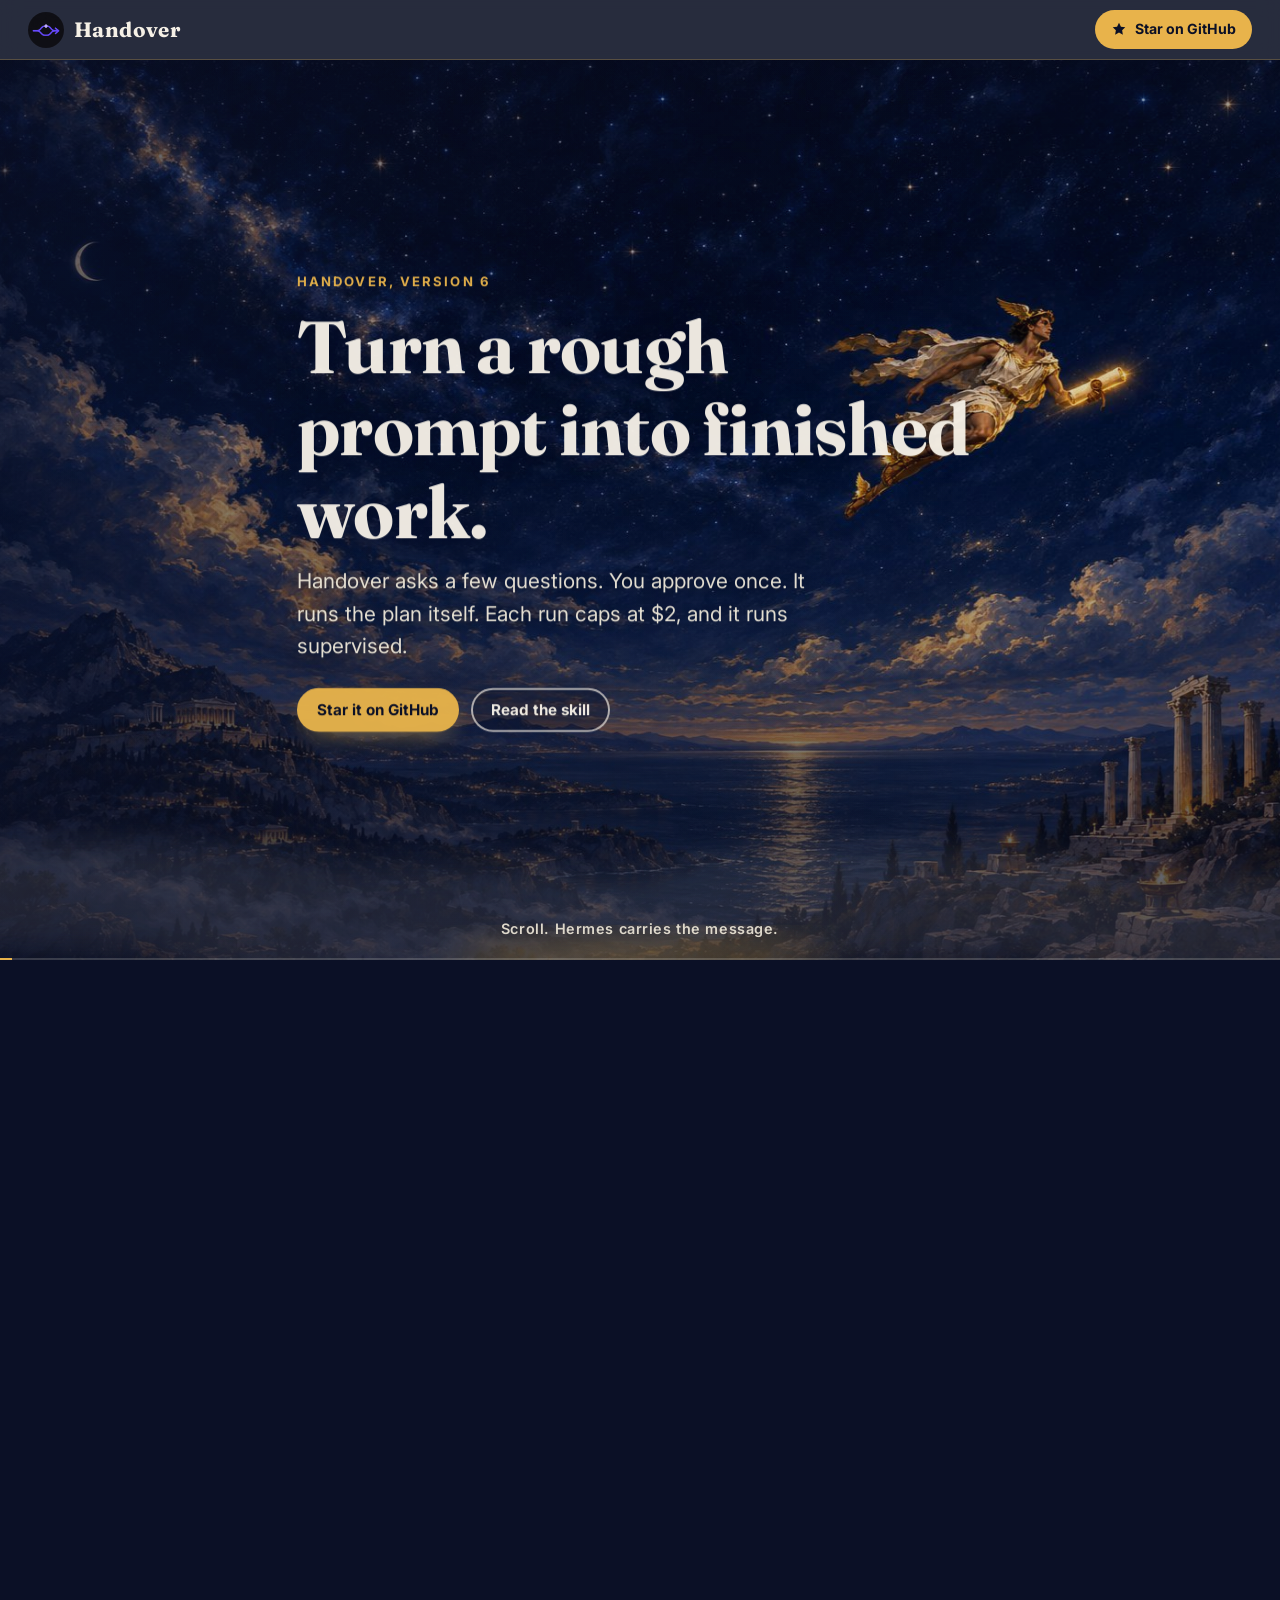
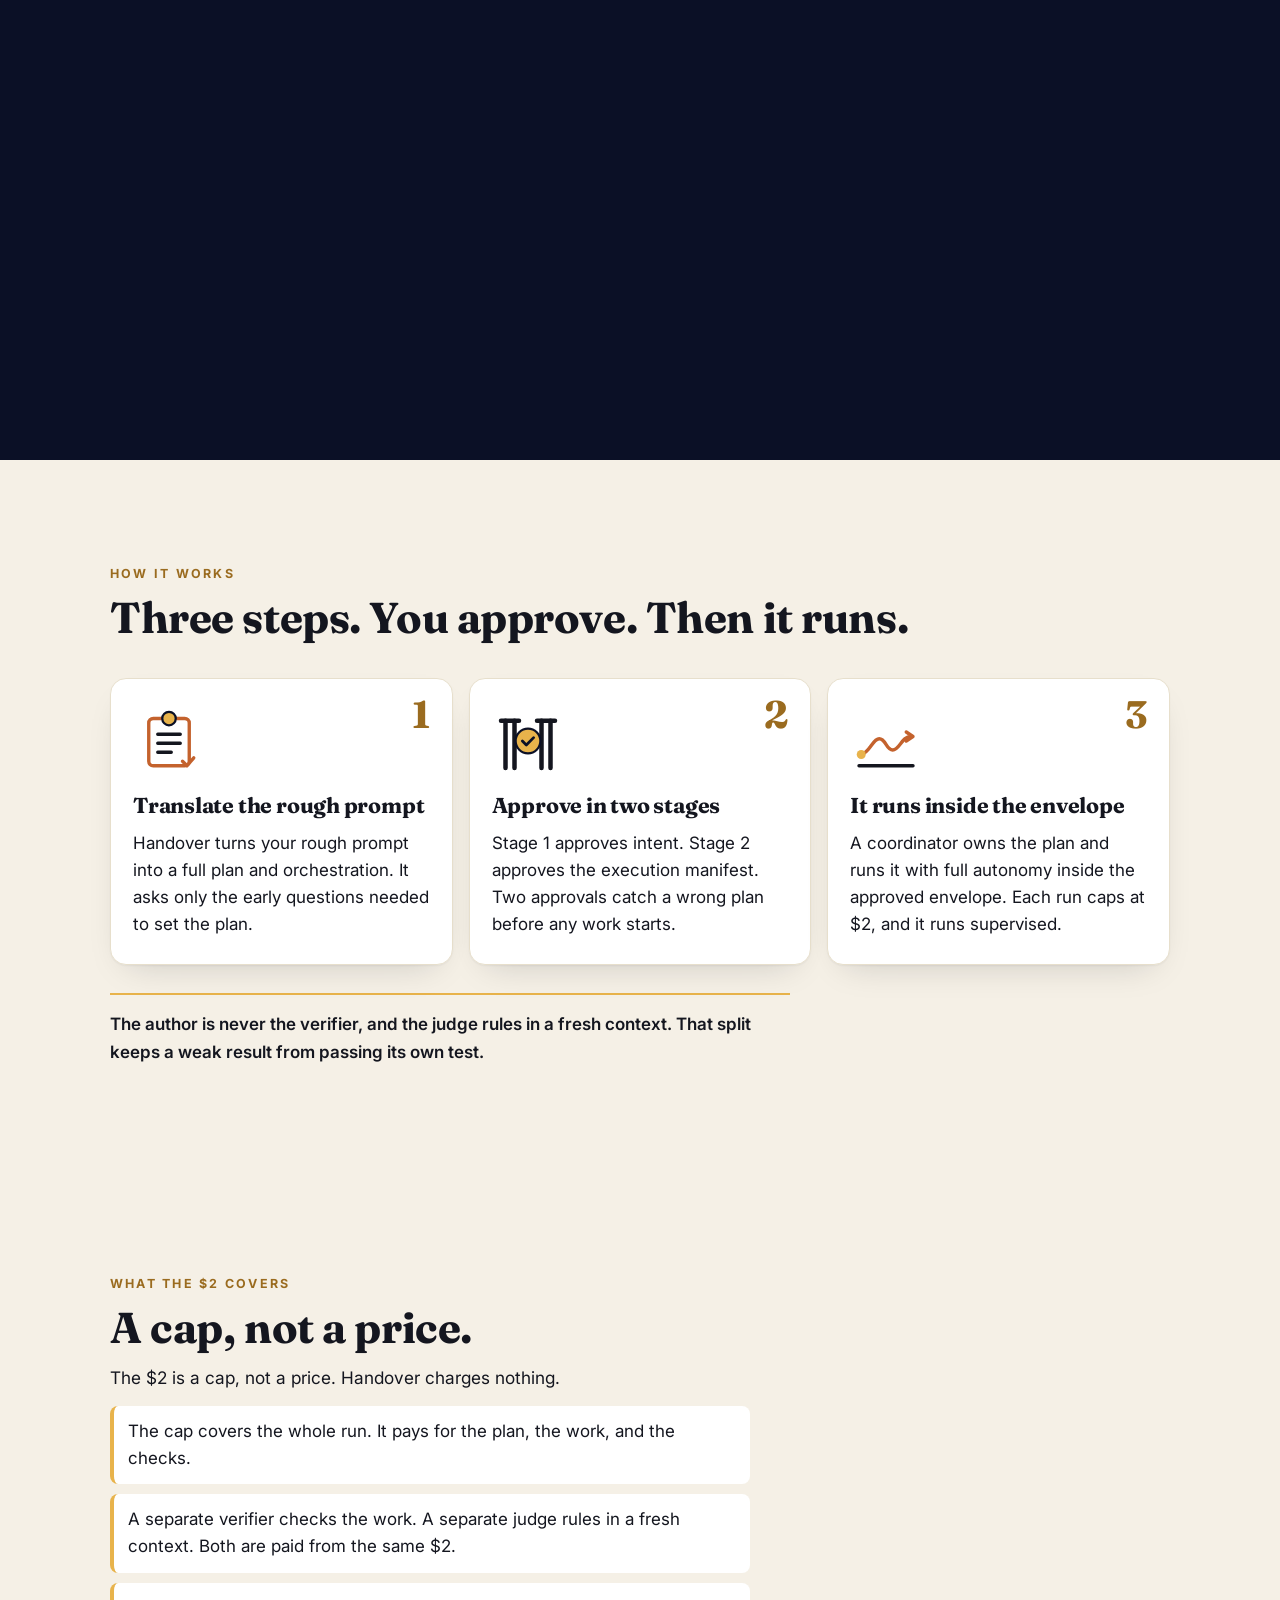
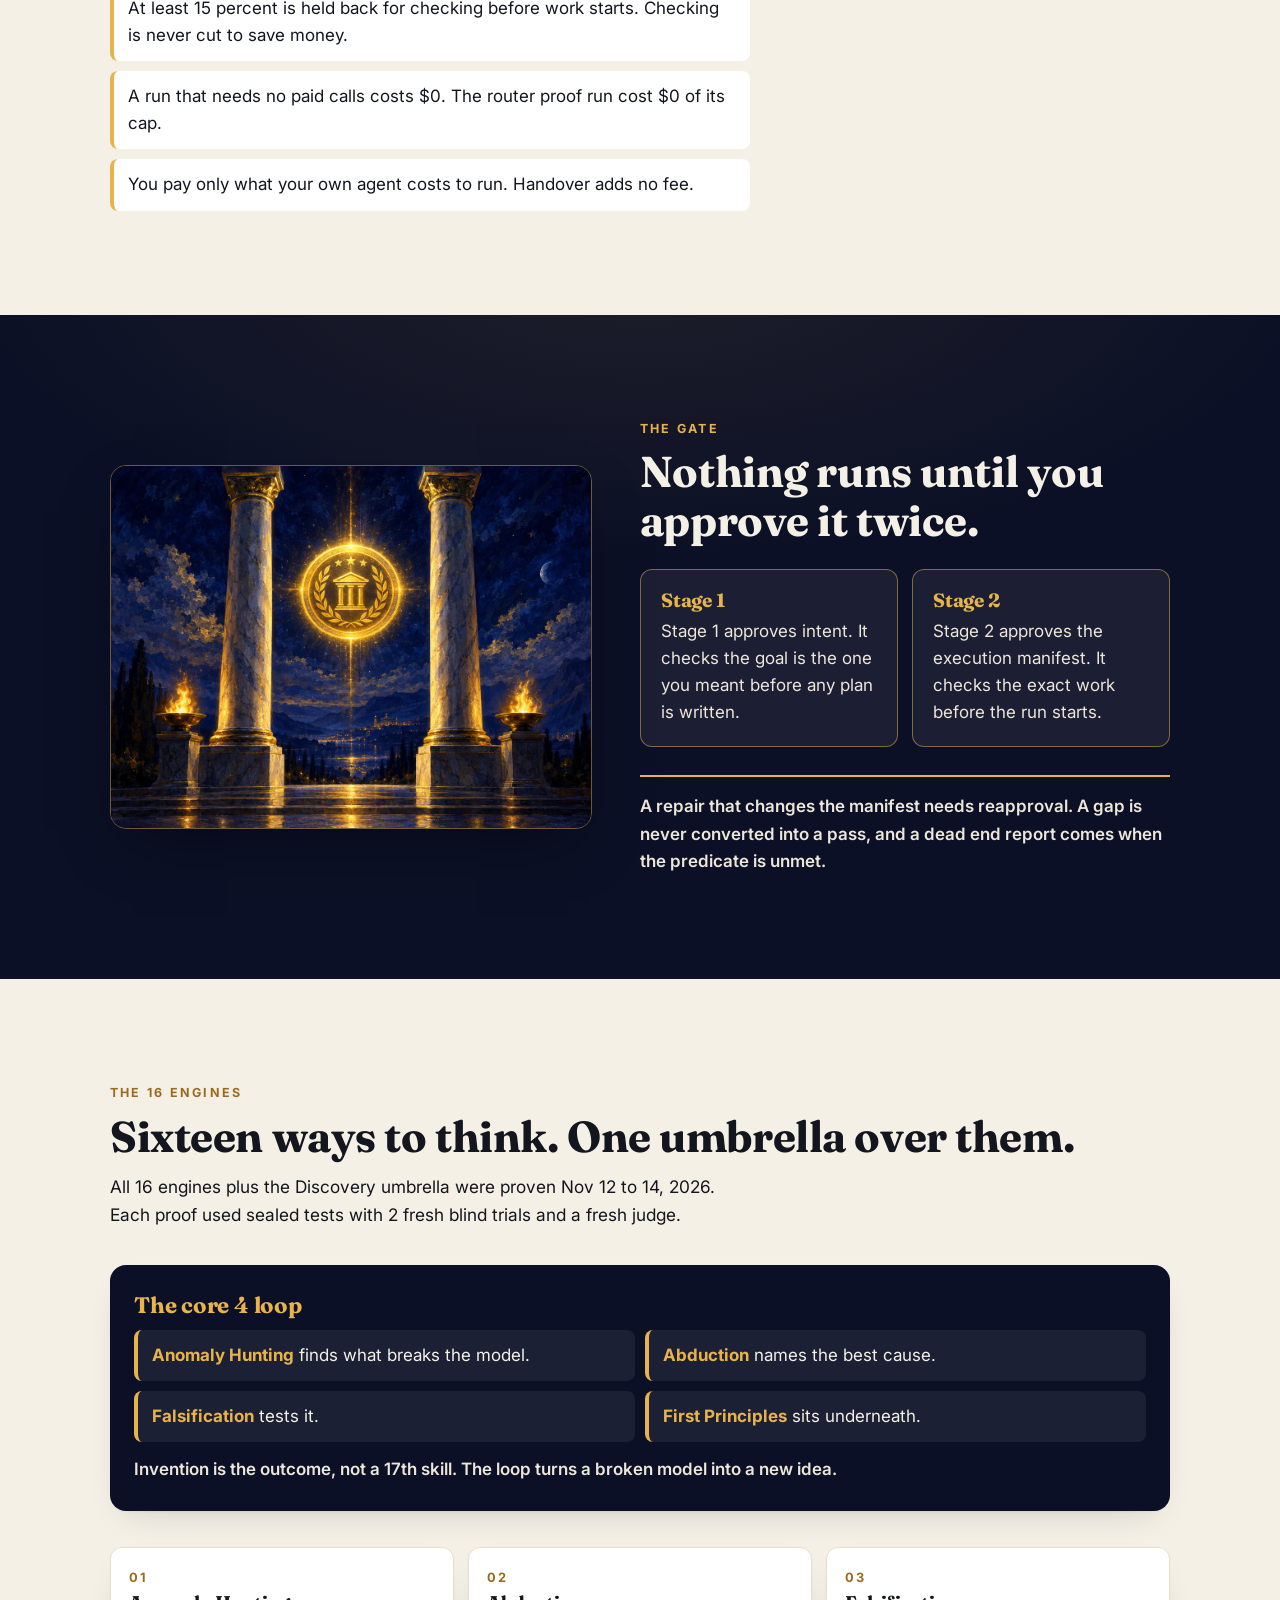
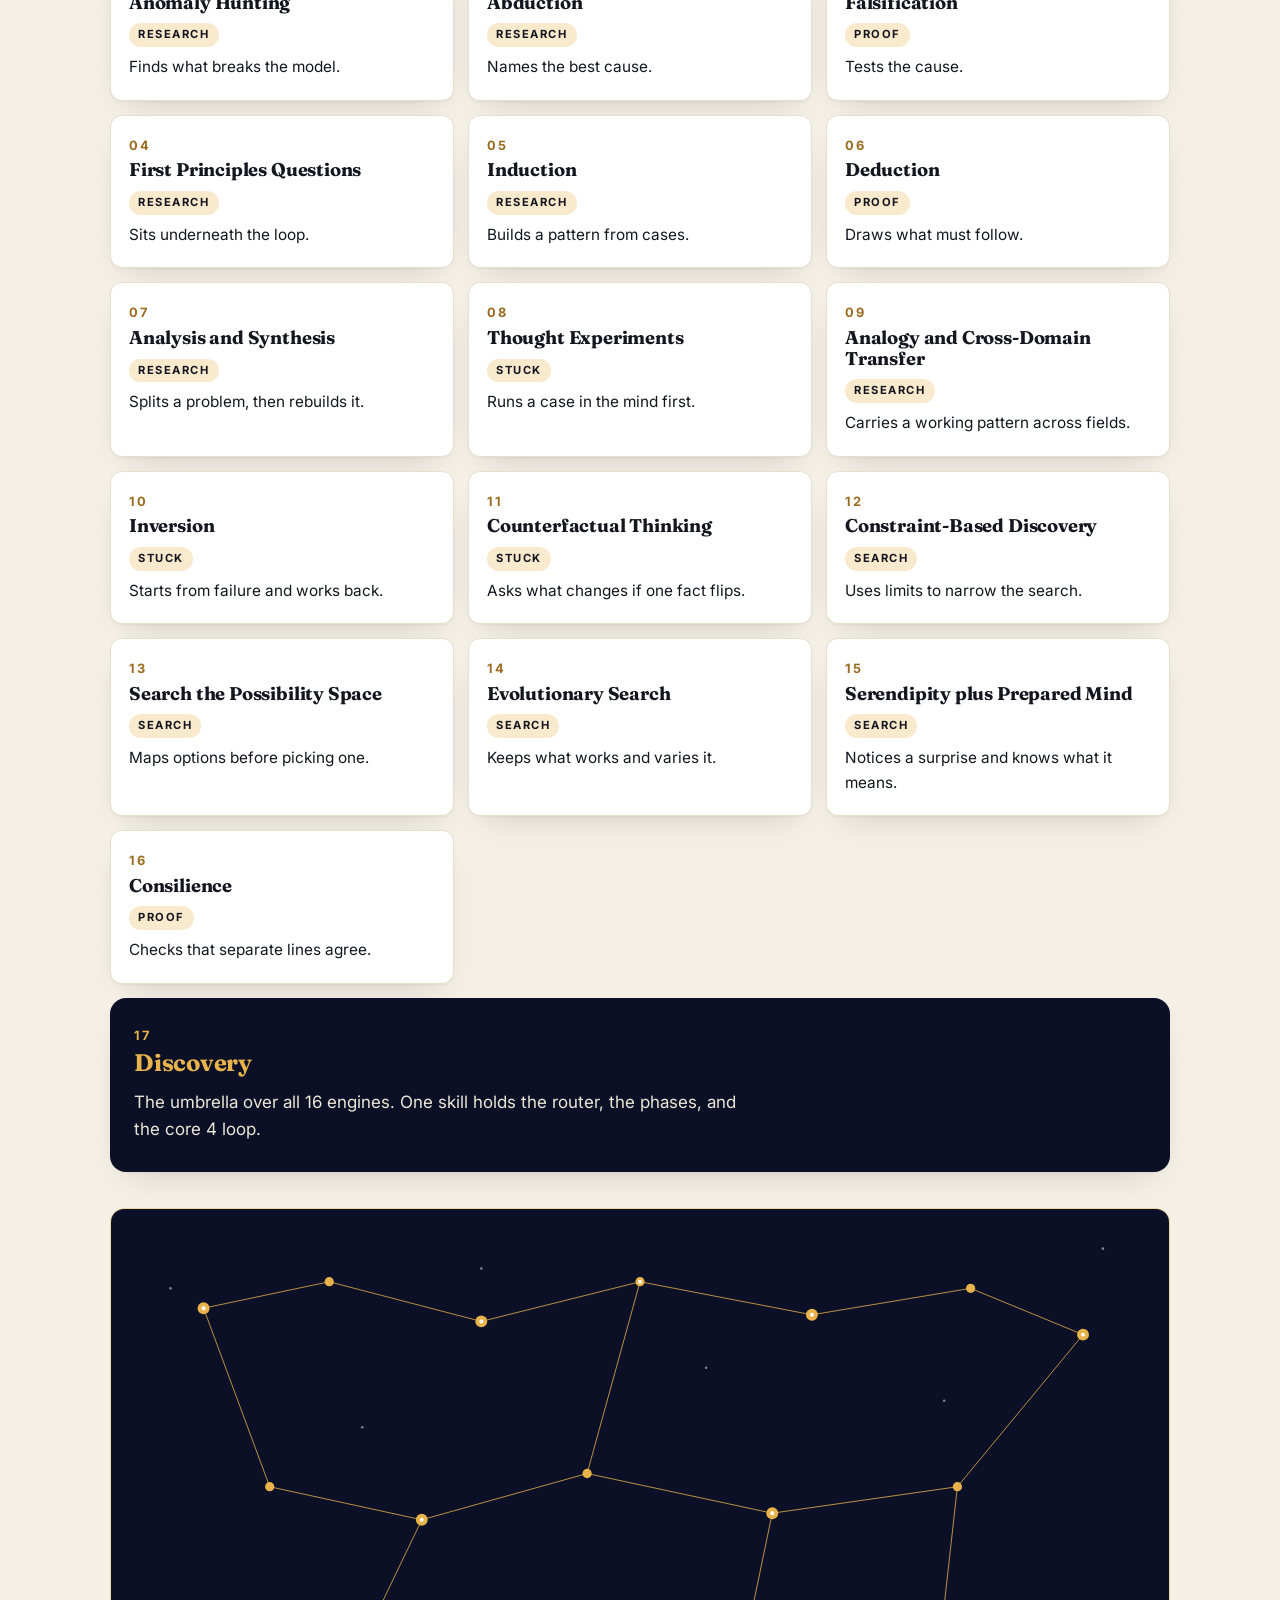
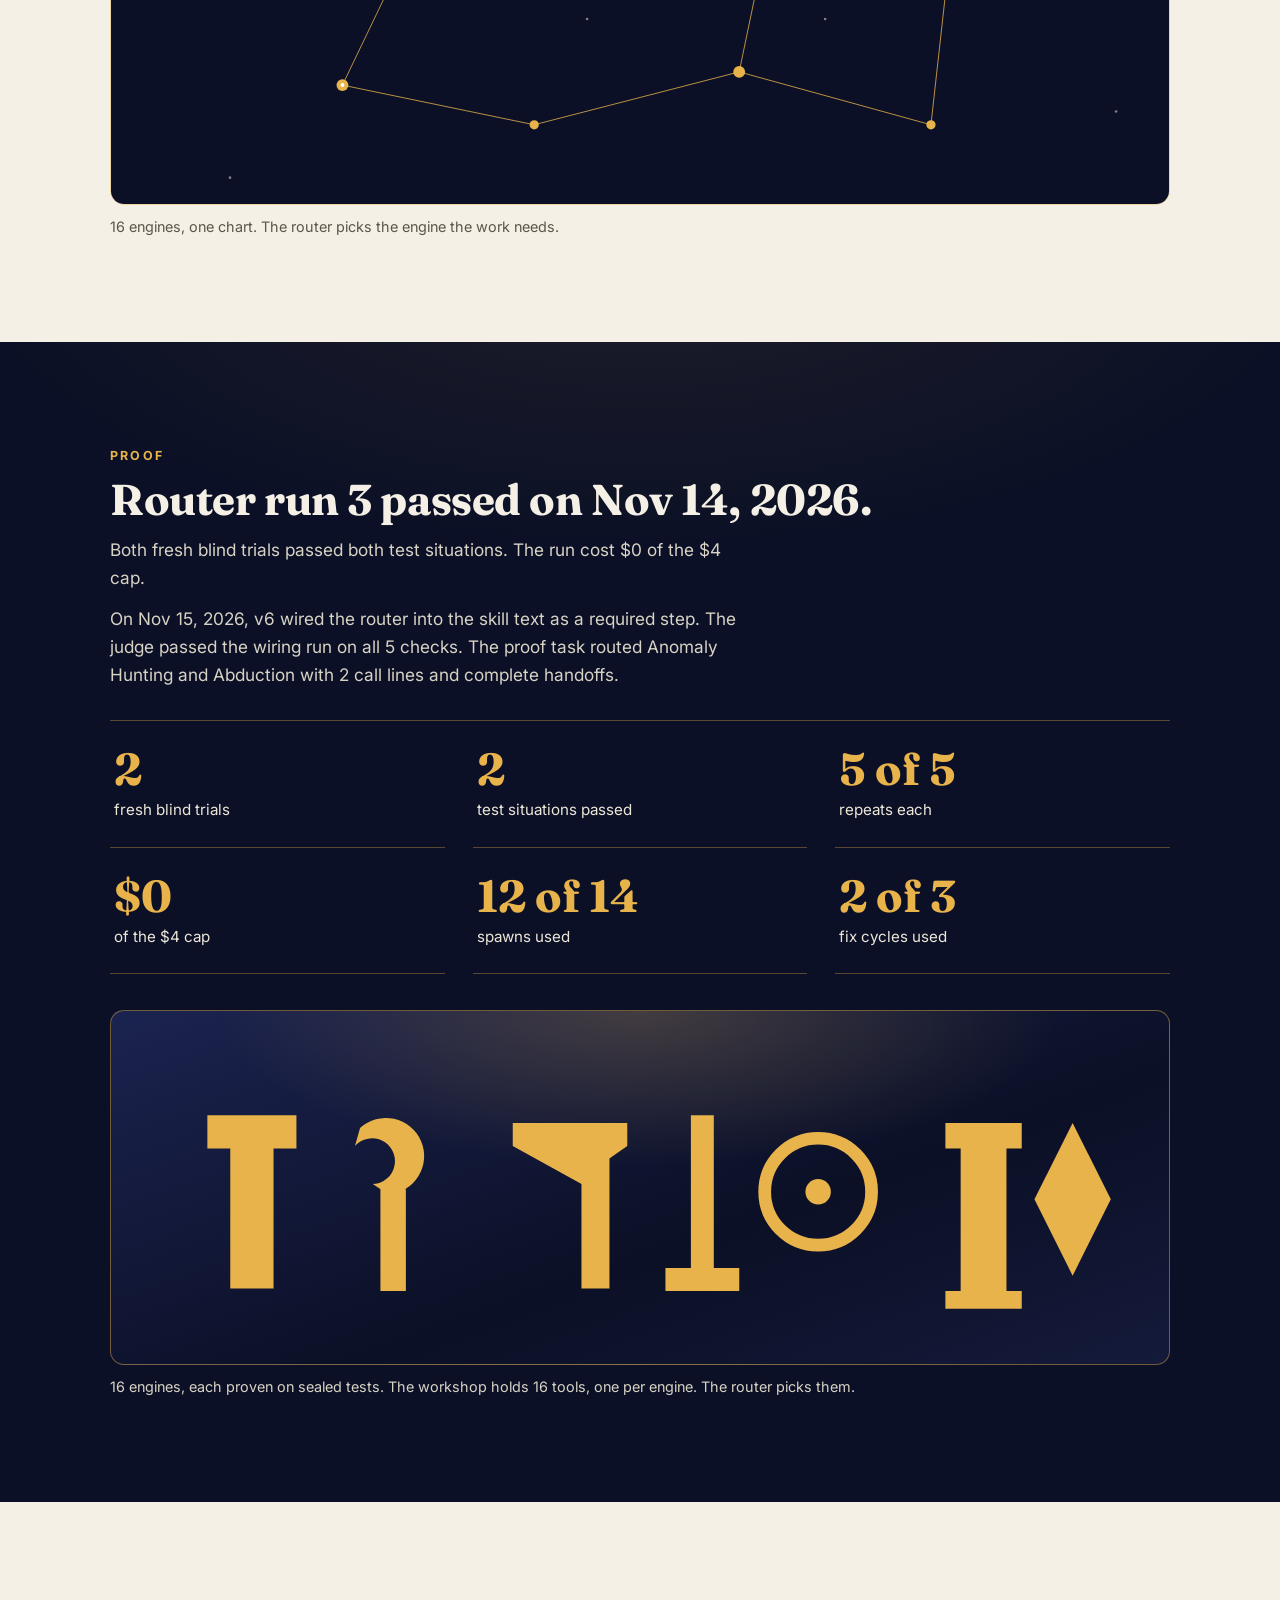
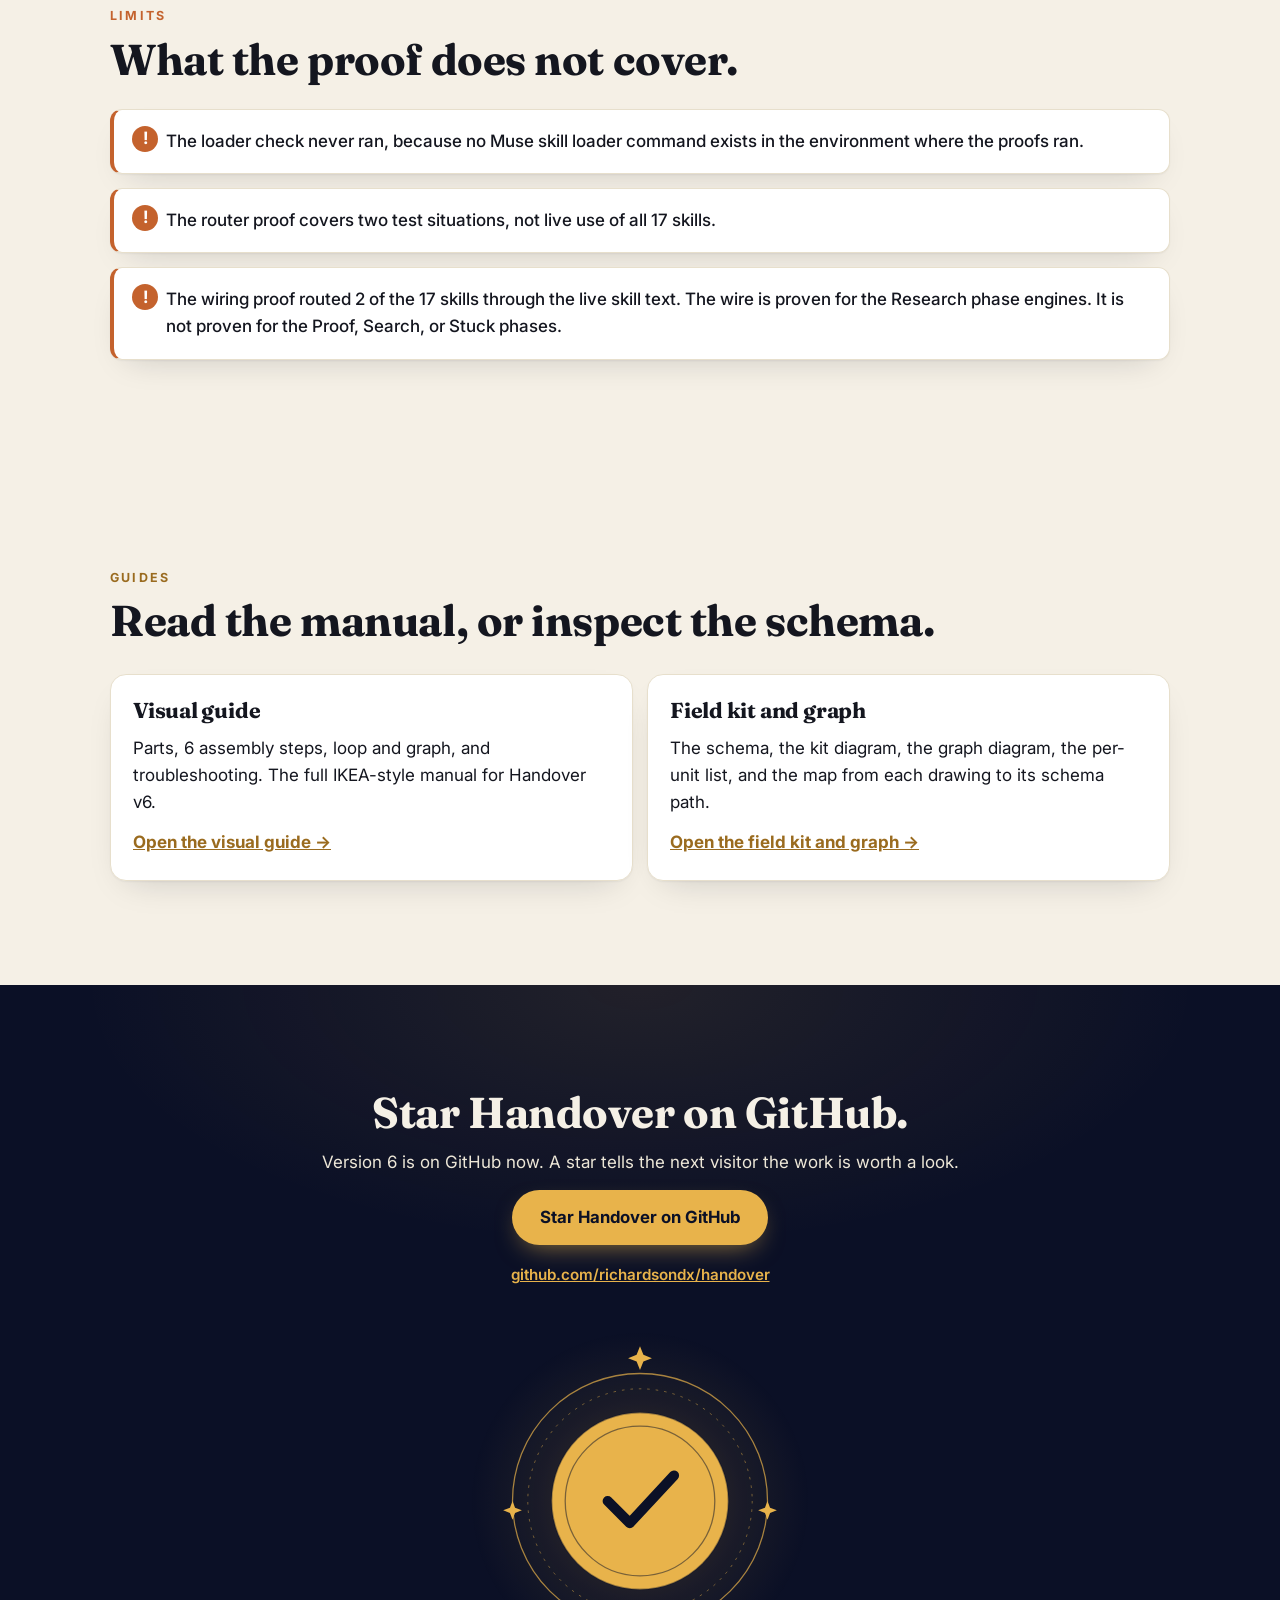
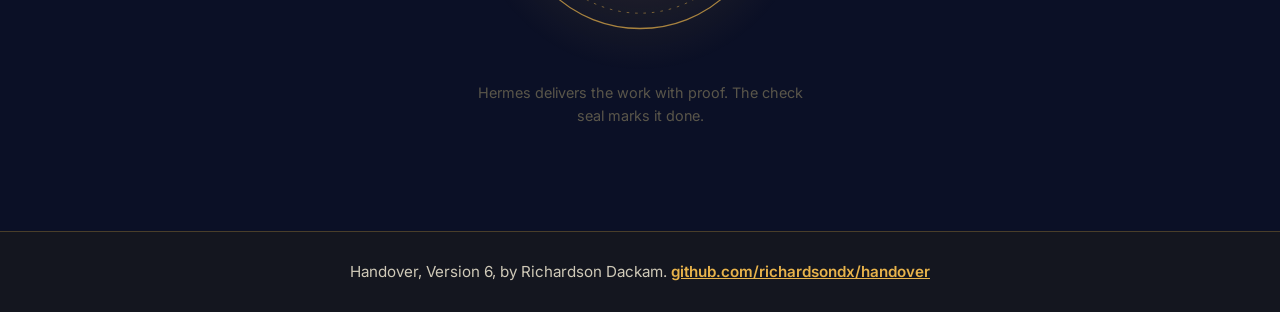
<file: website/public/index.html>
<!DOCTYPE html>
<html lang="en">
<head>
<meta charset="utf-8">
<meta name="viewport" content="width=device-width, initial-scale=1">
<title>Handover, Version 6. Turn a rough prompt into finished work.</title>
<meta name="description" content="Handover turns a rough prompt into a full plan and orchestration. You approve once. It runs the plan itself. Each run caps at $2, and it runs supervised.">
<link rel="canonical" href="https://handover.nshipyard.com/">
<link rel="icon" type="image/png" href="/assets/favicon.png">
<meta name="theme-color" content="#0B1026">
<meta property="og:type" content="website">
<meta property="og:site_name" content="Handover">
<meta property="og:url" content="https://handover.nshipyard.com/">
<meta property="og:title" content="Handover, Version 6. Turn a rough prompt into finished work.">
<meta property="og:description" content="Handover turns a rough prompt into a full plan and orchestration. You approve once. It runs the plan itself. Each run caps at $2, and it runs supervised.">
<meta property="og:image" content="https://handover.nshipyard.com/assets/handover-hero.png">
<meta property="og:image:width" content="1536">
<meta property="og:image:height" content="1024">
<meta property="og:image:alt" content="Handover logo and tagline: Rough prompt in. Done, with proof.">
<meta name="twitter:card" content="summary_large_image">
<meta name="twitter:title" content="Handover, Version 6. Turn a rough prompt into finished work.">
<meta name="twitter:description" content="Handover turns a rough prompt into a full plan and orchestration. You approve once. It runs the plan itself. Each run caps at $2, and it runs supervised.">
<meta name="twitter:image" content="https://handover.nshipyard.com/assets/handover-hero.png">
<meta name="twitter:image:alt" content="Handover logo and tagline: Rough prompt in. Done, with proof.">
<link rel="preconnect" href="https://fonts.googleapis.com">
<link rel="preconnect" href="https://fonts.gstatic.com" crossorigin>
<link href="https://fonts.googleapis.com/css2?family=Fraunces:opsz,wght@9..144,600;9..144,700&family=Inter:wght@400;500;600;700&display=swap" rel="stylesheet">
<link rel="stylesheet" href="styles.css">
</head>
<body>

<header class="site-header">
  <a class="brand" href="#top" aria-label="Handover, back to top">
    <img class="brand-mark" src="assets/handover-icon-dark.png" width="36" height="36" alt="Handover logo">
    <span class="brand-name">Handover</span>
  </a>
  <a class="btn btn-star" href="https://github.com/richardsondx/handover" target="_blank" rel="noopener">
    <svg class="icon-star" viewBox="0 0 24 24" width="16" height="16" aria-hidden="true"><path fill="currentColor" d="M12 2.6l2.9 5.9 6.5.9-4.7 4.6 1.1 6.5L12 17.4l-5.8 3.1 1.1-6.5L2.6 9.4l6.5-.9L12 2.6z"/></svg>
    Star on GitHub
  </a>
</header>

<main id="top">

<!-- Hero: pinned multi-angle stage. Scroll progress drives the camera
     through 4 angles (wide, low, scroll close-up, profile), each holding
     at its stop and crossfading at the midpoints. -->
<section class="hero" id="hero" aria-label="Handover introduction">
  <div class="hero-sticky">
    <div class="hero-bg" aria-hidden="true">
      <img class="hero-angle hero-angle-wide" src="assets/angle-wide.jpg" alt="" width="1536" height="1024" fetchpriority="high">
      <img class="hero-angle hero-angle-low" src="assets/angle-low.jpg" alt="" width="1536" height="1024" loading="eager" decoding="async">
      <img class="hero-angle hero-angle-scroll" src="assets/angle-scroll.jpg" alt="" width="1536" height="1024" loading="eager" decoding="async">
      <img class="hero-angle hero-angle-profile" src="assets/angle-profile.jpg" alt="" width="1536" height="1024" loading="eager" decoding="async">
    </div>
    <div class="hero-overlay" aria-hidden="true"></div>
    <svg class="hero-fg" viewBox="0 0 1440 340" preserveAspectRatio="xMidYMax slice" aria-hidden="true">
      <defs>
        <filter id="mistBlur" x="-20%" y="-20%" width="140%" height="140%">
          <feGaussianBlur stdDeviation="16"/>
        </filter>
      </defs>
      <g fill="#F5F0E6" opacity="0.14" filter="url(#mistBlur)">
        <ellipse cx="200" cy="270" rx="260" ry="52"/>
        <ellipse cx="520" cy="300" rx="300" ry="60"/>
        <ellipse cx="950" cy="280" rx="280" ry="56"/>
        <ellipse cx="1300" cy="305" rx="240" ry="52"/>
      </g>
      <g fill="#E8B34B" opacity="0.4" filter="url(#mistBlur)">
        <ellipse cx="720" cy="330" rx="180" ry="22"/>
      </g>
    </svg>
    <div class="hero-content">
      <p class="eyebrow">Handover, Version 6</p>
      <h1>Turn a rough prompt into finished work.</h1>
      <p class="hero-sub">Handover asks a few questions. You approve once. It runs the plan itself. Each run caps at $2, and it runs supervised.</p>
      <div class="hero-ctas">
        <a class="btn btn-primary" href="https://github.com/richardsondx/handover" target="_blank" rel="noopener">Star it on GitHub</a>
        <a class="btn btn-secondary" href="https://github.com/richardsondx/handover" target="_blank" rel="noopener">Read the skill</a>
      </div>
    </div>
    <p class="scroll-cue" aria-hidden="true">Scroll. Hermes carries the message.</p>
    <div class="hero-progress" aria-hidden="true"><span></span></div>
  </div>
</section>

<!-- How it works -->
<section class="section section-light" id="how">
  <div class="wrap">
    <p class="section-kicker">How it works</p>
    <h2>Three steps. You approve. Then it runs.</h2>
    <ol class="steps">
      <li class="step">
        <svg class="step-icon" viewBox="0 0 64 64" aria-hidden="true">
          <rect x="14" y="12" width="36" height="42" rx="4" fill="none" stroke="#C4622D" stroke-width="3"/>
          <circle cx="32" cy="12" r="6" fill="#E8B34B" stroke="#0B1026" stroke-width="2"/>
          <path d="M22 26h20M22 34h20M22 42h12" stroke="#14161F" stroke-width="3" stroke-linecap="round"/>
          <path d="M44 50l4 4 6-7" fill="none" stroke="#C4622D" stroke-width="3" stroke-linecap="round" stroke-linejoin="round"/>
        </svg>
        <span class="step-num">1</span>
        <h3>Translate the rough prompt</h3>
        <p>Handover turns your rough prompt into a full plan and orchestration. It asks only the early questions needed to set the plan.</p>
      </li>
      <li class="step">
        <svg class="step-icon" viewBox="0 0 64 64" aria-hidden="true">
          <path d="M12 56V14M20 56V14M44 56V14M52 56V14" stroke="#14161F" stroke-width="4" stroke-linecap="round"/>
          <path d="M8 14h16M40 14h16" stroke="#14161F" stroke-width="4" stroke-linecap="round"/>
          <circle cx="32" cy="32" r="11" fill="#E8B34B" stroke="#0B1026" stroke-width="2"/>
          <path d="M27 32l3.5 3.5L37 29" fill="none" stroke="#0B1026" stroke-width="2.5" stroke-linecap="round" stroke-linejoin="round"/>
        </svg>
        <span class="step-num">2</span>
        <h3>Approve in two stages</h3>
        <p>Stage 1 approves intent. Stage 2 approves the execution manifest. Two approvals catch a wrong plan before any work starts.</p>
      </li>
      <li class="step">
        <svg class="step-icon" viewBox="0 0 64 64" aria-hidden="true">
          <path d="M10 44c8-2 10-14 16-14s6 10 12 10 8-12 16-12" fill="none" stroke="#C4622D" stroke-width="3" stroke-linecap="round"/>
          <path d="M50 24l6 4-6 4" fill="none" stroke="#C4622D" stroke-width="3" stroke-linecap="round" stroke-linejoin="round"/>
          <circle cx="10" cy="44" r="4" fill="#E8B34B"/>
          <path d="M8 54h48" stroke="#14161F" stroke-width="3" stroke-linecap="round"/>
        </svg>
        <span class="step-num">3</span>
        <h3>It runs inside the envelope</h3>
        <p>A coordinator owns the plan and runs it with full autonomy inside the approved envelope. Each run caps at $2, and it runs supervised.</p>
      </li>
    </ol>
    <p class="section-note">The author is never the verifier, and the judge rules in a fresh context. That split keeps a weak result from passing its own test.</p>
  </div>
</section>

<!-- What the $2 covers -->
<section class="section section-light" id="cost">
  <div class="wrap">
    <p class="section-kicker">What the $2 covers</p>
    <h2>A cap, not a price.</h2>
    <p class="section-lede">The $2 is a cap, not a price. Handover charges nothing.</p>
    <ul class="cost-list">
      <li>The cap covers the whole run. It pays for the plan, the work, and the checks.</li>
      <li>A separate verifier checks the work. A separate judge rules in a fresh context. Both are paid from the same $2.</li>
      <li>At least 15 percent is held back for checking before work starts. Checking is never cut to save money.</li>
      <li>A run that needs no paid calls costs $0. The router proof run cost $0 of its cap.</li>
      <li>You pay only what your own agent costs to run. Handover adds no fee.</li>
    </ul>
  </div>
</section>

<!-- The gate -->
<section class="section section-dark" id="gate">
  <div class="wrap gate-grid">
    <div class="gate-media">
      <img src="assets/gate.jpg" alt="Two tall marble pillars at night with a glowing gold seal floating between them" width="800" height="600" loading="lazy">
    </div>
    <div class="gate-copy">
      <p class="section-kicker">The gate</p>
      <h2>Nothing runs until you approve it twice.</h2>
      <div class="gate-cards">
        <article class="gate-card">
          <h3>Stage 1</h3>
          <p>Stage 1 approves intent. It checks the goal is the one you meant before any plan is written.</p>
        </article>
        <article class="gate-card">
          <h3>Stage 2</h3>
          <p>Stage 2 approves the execution manifest. It checks the exact work before the run starts.</p>
        </article>
      </div>
      <p class="section-note section-note-dark">A repair that changes the manifest needs reapproval. A gap is never converted into a pass, and a dead end report comes when the predicate is unmet.</p>
    </div>
  </div>
</section>

<!-- The 16 engines -->
<section class="section section-light" id="engines">
  <div class="wrap">
    <p class="section-kicker">The 16 engines</p>
    <h2>Sixteen ways to think. One umbrella over them.</h2>
    <p class="section-lede">All 16 engines plus the Discovery umbrella were proven Nov 12 to 14, 2026. Each proof used sealed tests with 2 fresh blind trials and a fresh judge.</p>

    <div class="core-four">
      <h3>The core 4 loop</h3>
      <ol class="core-loop">
        <li><strong>Anomaly Hunting</strong> finds what breaks the model.</li>
        <li><strong>Abduction</strong> names the best cause.</li>
        <li><strong>Falsification</strong> tests it.</li>
        <li><strong>First Principles</strong> sits underneath.</li>
      </ol>
      <p class="core-outcome">Invention is the outcome, not a 17th skill. The loop turns a broken model into a new idea.</p>
    </div>

    <div class="engine-grid">
      <article class="engine-card"><span class="engine-num">01</span><h3>Anomaly Hunting</h3><span class="engine-phase">Research</span><p>Finds what breaks the model.</p></article>
      <article class="engine-card"><span class="engine-num">02</span><h3>Abduction</h3><span class="engine-phase">Research</span><p>Names the best cause.</p></article>
      <article class="engine-card"><span class="engine-num">03</span><h3>Falsification</h3><span class="engine-phase">Proof</span><p>Tests the cause.</p></article>
      <article class="engine-card"><span class="engine-num">04</span><h3>First Principles Questions</h3><span class="engine-phase">Research</span><p>Sits underneath the loop.</p></article>
      <article class="engine-card"><span class="engine-num">05</span><h3>Induction</h3><span class="engine-phase">Research</span><p>Builds a pattern from cases.</p></article>
      <article class="engine-card"><span class="engine-num">06</span><h3>Deduction</h3><span class="engine-phase">Proof</span><p>Draws what must follow.</p></article>
      <article class="engine-card"><span class="engine-num">07</span><h3>Analysis and Synthesis</h3><span class="engine-phase">Research</span><p>Splits a problem, then rebuilds it.</p></article>
      <article class="engine-card"><span class="engine-num">08</span><h3>Thought Experiments</h3><span class="engine-phase">Stuck</span><p>Runs a case in the mind first.</p></article>
      <article class="engine-card"><span class="engine-num">09</span><h3>Analogy and Cross-Domain Transfer</h3><span class="engine-phase">Research</span><p>Carries a working pattern across fields.</p></article>
      <article class="engine-card"><span class="engine-num">10</span><h3>Inversion</h3><span class="engine-phase">Stuck</span><p>Starts from failure and works back.</p></article>
      <article class="engine-card"><span class="engine-num">11</span><h3>Counterfactual Thinking</h3><span class="engine-phase">Stuck</span><p>Asks what changes if one fact flips.</p></article>
      <article class="engine-card"><span class="engine-num">12</span><h3>Constraint-Based Discovery</h3><span class="engine-phase">Search</span><p>Uses limits to narrow the search.</p></article>
      <article class="engine-card"><span class="engine-num">13</span><h3>Search the Possibility Space</h3><span class="engine-phase">Search</span><p>Maps options before picking one.</p></article>
      <article class="engine-card"><span class="engine-num">14</span><h3>Evolutionary Search</h3><span class="engine-phase">Search</span><p>Keeps what works and varies it.</p></article>
      <article class="engine-card"><span class="engine-num">15</span><h3>Serendipity plus Prepared Mind</h3><span class="engine-phase">Search</span><p>Notices a surprise and knows what it means.</p></article>
      <article class="engine-card"><span class="engine-num">16</span><h3>Consilience</h3><span class="engine-phase">Proof</span><p>Checks that separate lines agree.</p></article>
      
    </div>

    <div class="engine-umbrella">
      <span class="engine-num">17</span>
      <h3>Discovery</h3>
      <p>The umbrella over all 16 engines. One skill holds the router, the phases, and the core 4 loop.</p>
    </div>

    <!-- Temporary stand-in pending illustration. -->
    <figure class="engines-chart">
      <svg class="chart-panel" viewBox="0 0 1600 900" role="img" aria-label="A star chart on deep indigo, 16 bright stars connected by thin gold lines">
        <rect width="1600" height="900" fill="#0B1026"/>
        <g fill="#F5F0E6" opacity="0.5">
          <circle cx="90" cy="120" r="2"/><circle cx="380" cy="330" r="2"/><circle cx="560" cy="90" r="2"/><circle cx="720" cy="620" r="2"/><circle cx="900" cy="240" r="2"/><circle cx="1080" cy="620" r="2"/><circle cx="1260" cy="290" r="2"/><circle cx="1520" cy="760" r="2"/><circle cx="180" cy="860" r="2"/><circle cx="1500" cy="60" r="2"/>
        </g>
        <g stroke="#E8B34B" stroke-width="1.5" opacity="0.8" fill="none">
          <path d="M140 150 L330 110 L560 170 L800 110 L1060 160 L1300 120 L1470 190"/>
          <path d="M240 420 L470 470 L720 400 L1000 460 L1280 420"/>
          <path d="M350 720 L640 780 L950 700 L1240 780"/>
          <path d="M140 150 L240 420 M800 110 L720 400 M1470 190 L1280 420 M470 470 L350 720 M1000 460 L950 700 M1280 420 L1240 780"/>
        </g>
        <g fill="#E8B34B">
          <circle cx="140" cy="150" r="9"/><circle cx="330" cy="110" r="7"/><circle cx="560" cy="170" r="9"/><circle cx="800" cy="110" r="7"/><circle cx="1060" cy="160" r="9"/><circle cx="1300" cy="120" r="7"/><circle cx="1470" cy="190" r="9"/>
          <circle cx="240" cy="420" r="7"/><circle cx="470" cy="470" r="9"/><circle cx="720" cy="400" r="7"/><circle cx="1000" cy="460" r="9"/><circle cx="1280" cy="420" r="7"/>
          <circle cx="350" cy="720" r="9"/><circle cx="640" cy="780" r="7"/><circle cx="950" cy="700" r="9"/><circle cx="1240" cy="780" r="7"/>
        </g>
        <g fill="#FFFFFF">
          <circle cx="140" cy="150" r="3"/><circle cx="560" cy="170" r="3"/><circle cx="800" cy="110" r="3"/><circle cx="1060" cy="160" r="3"/><circle cx="1470" cy="190" r="3"/><circle cx="470" cy="470" r="3"/><circle cx="1000" cy="460" r="3"/><circle cx="350" cy="720" r="3"/>
        </g>
      </svg>
      <figcaption>16 engines, one chart. The router picks the engine the work needs.</figcaption>
    </figure>
  </div>
</section>

<!-- Proof -->
<section class="section section-dark" id="proof">
  <div class="wrap">
    <p class="section-kicker">Proof</p>
    <h2>Router run 3 passed on Nov 14, 2026.</h2>
    <p class="section-lede section-lede-dark">Both fresh blind trials passed both test situations. The run cost $0 of the $4 cap.</p>
    <p class="section-lede section-lede-dark">On Nov 15, 2026, v6 wired the router into the skill text as a required step. The judge passed the wiring run on all 5 checks. The proof task routed Anomaly Hunting and Abduction with 2 call lines and complete handoffs.</p>
    <div class="stats">
      <div class="stat"><span class="stat-num">2</span><span class="stat-label">fresh blind trials</span></div>
      <div class="stat"><span class="stat-num">2</span><span class="stat-label">test situations passed</span></div>
      <div class="stat"><span class="stat-num">5 of 5</span><span class="stat-label">repeats each</span></div>
      <div class="stat"><span class="stat-num">$0</span><span class="stat-label">of the $4 cap</span></div>
      <div class="stat"><span class="stat-num">12 of 14</span><span class="stat-label">spawns used</span></div>
      <div class="stat"><span class="stat-num">2 of 3</span><span class="stat-label">fix cycles used</span></div>
    </div>
    <!-- Temporary stand-in pending illustration. -->
    <figure class="proof-media">
      <div class="standin-panel workshop-panel" role="img" aria-label="A row of bronze tool silhouettes on a deep indigo wall in warm torchlight">
        <svg class="workshop-tools" viewBox="0 0 800 240" aria-hidden="true">
          <g fill="#E8B34B">
            <path d="M60 60 h70 v26 h-70 Z M78 86 h34 v110 h-34 Z"/>
            <path d="M180 70 a30 30 0 1 1 22 52 l-12 -8 a18 18 0 1 0 -14 -30 Z M196 118 h20 v80 h-20 Z"/>
            <path d="M300 66 h90 v18 l-14 10 v102 h-22 v-82 l-54 -30 Z"/>
            <path d="M440 60 h18 v120 h-18 Z M420 180 h58 v18 h-58 Z"/>
            <circle cx="540" cy="120" r="42" fill="none" stroke="#E8B34B" stroke-width="10"/>
            <circle cx="540" cy="120" r="10"/>
            <path d="M540 78 v-18 M540 162 v18 M498 120 h-18 M582 120 h18 M510 90 l-13 -13 M570 90 l13 -13 M510 150 l-13 13 M570 150 l13 13"/>
            <path d="M640 66 h60 v20 h-60 Z M652 86 h36 v112 h-36 Z M640 198 h60 v14 h-60 Z"/>
            <path d="M740 66 l30 60 -30 60 -30 -60 Z"/>
          </g>
        </svg>
      </div>
      <figcaption>16 engines, each proven on sealed tests. The workshop holds 16 tools, one per engine. The router picks them.</figcaption>
    </figure>
  </div>
</section>

<!-- Limits -->
<section class="section section-light" id="limits">
  <div class="wrap">
    <p class="section-kicker">Limits</p>
    <h2>What the proof does not cover.</h2>
    <ul class="limits-list">
      <li>The loader check never ran, because no Muse skill loader command exists in the environment where the proofs ran.</li>
      <li>The router proof covers two test situations, not live use of all 17 skills.</li>
      <li>The wiring proof routed 2 of the 17 skills through the live skill text. The wire is proven for the Research phase engines. It is not proven for the Proof, Search, or Stuck phases.</li>
    </ul>
  </div>
</section>

<!-- Guides -->
<section class="section section-light" id="guides">
  <div class="wrap">
    <p class="section-kicker">Guides</p>
    <h2>Read the manual, or inspect the schema.</h2>
    <div class="guide-grid">
      <article class="guide-card">
        <h3>Visual guide</h3>
        <p>Parts, 6 assembly steps, loop and graph, and troubleshooting. The full IKEA-style manual for Handover v6.</p>
        <p><a class='guide-link' href='/guide'>Open the visual guide &rarr;</a></p>
      </article>
      <article class="guide-card">
        <h3>Field kit and graph</h3>
        <p>The schema, the kit diagram, the graph diagram, the per-unit list, and the map from each drawing to its schema path.</p>
        <p><a class='guide-link' href='/field-kit'>Open the field kit and graph &rarr;</a></p>
      </article>
    </div>
  </div>
</section>

<!-- Star CTA -->
<section class="section section-cta" id="star">
  <div class="wrap cta-wrap">
    <h2>Star Handover on GitHub.</h2>
    <p>Version 6 is on GitHub now. A star tells the next visitor the work is worth a look.</p>
    <a class="btn btn-primary btn-large" href="https://github.com/richardsondx/handover" target="_blank" rel="noopener">Star Handover on GitHub</a>
    <p class="repo-link"><a href="https://github.com/richardsondx/handover" target="_blank" rel="noopener">github.com/richardsondx/handover</a></p>
    <figure class="seal-media">
      <svg class="seal-medallion" viewBox="0 0 400 400" role="img" aria-label="A gold check seal on deep indigo">
        <defs>
          <radialGradient id="sealGlow" cx="50%" cy="50%" r="50%">
            <stop offset="0%" stop-color="#E8B34B" stop-opacity="0.24"/>
            <stop offset="60%" stop-color="#E8B34B" stop-opacity="0.07"/>
            <stop offset="100%" stop-color="#E8B34B" stop-opacity="0"/>
          </radialGradient>
        </defs>
        <rect width="400" height="400" fill="url(#sealGlow)"/>
        <circle cx="200" cy="200" r="150" fill="none" stroke="#E8B34B" stroke-width="1.5" opacity="0.7"/>
        <circle cx="200" cy="200" r="132" fill="none" stroke="#E8B34B" stroke-width="1" stroke-dasharray="3 7" opacity="0.55"/>
        <circle cx="200" cy="200" r="104" fill="#E8B34B"/>
        <circle cx="200" cy="200" r="104" fill="none" stroke="#0B1026" stroke-width="2" opacity="0.35"/>
        <circle cx="200" cy="200" r="88" fill="none" stroke="#0B1026" stroke-width="1.5" opacity="0.5"/>
        <path d="M162 200 l26 26 l52 -56" fill="none" stroke="#0B1026" stroke-width="12" stroke-linecap="round" stroke-linejoin="round"/>
        <g fill="#E8B34B">
          <path d="M200 18 l4 10 10 4 -10 4 -4 10 -4 -10 -10 -4 10 -4z"/>
          <path d="M50 200 l3 8 8 3 -8 3 -3 8 -3 -8 -8 -3 8 -3z"/>
          <path d="M350 200 l3 8 8 3 -8 3 -3 8 -3 -8 -8 -3 8 -3z"/>
        </g>
      </svg>
      <figcaption>Hermes delivers the work with proof. The check seal marks it done.</figcaption>
    </figure>
  </div>
</section>

</main>

<footer class="site-footer">
  <p>Handover, Version 6, by Richardson Dackam. <a href="https://github.com/richardsondx/handover" target="_blank" rel="noopener">github.com/richardsondx/handover</a></p>
</footer>

<script src="script.js"></script>
</body>
</html>
</file>
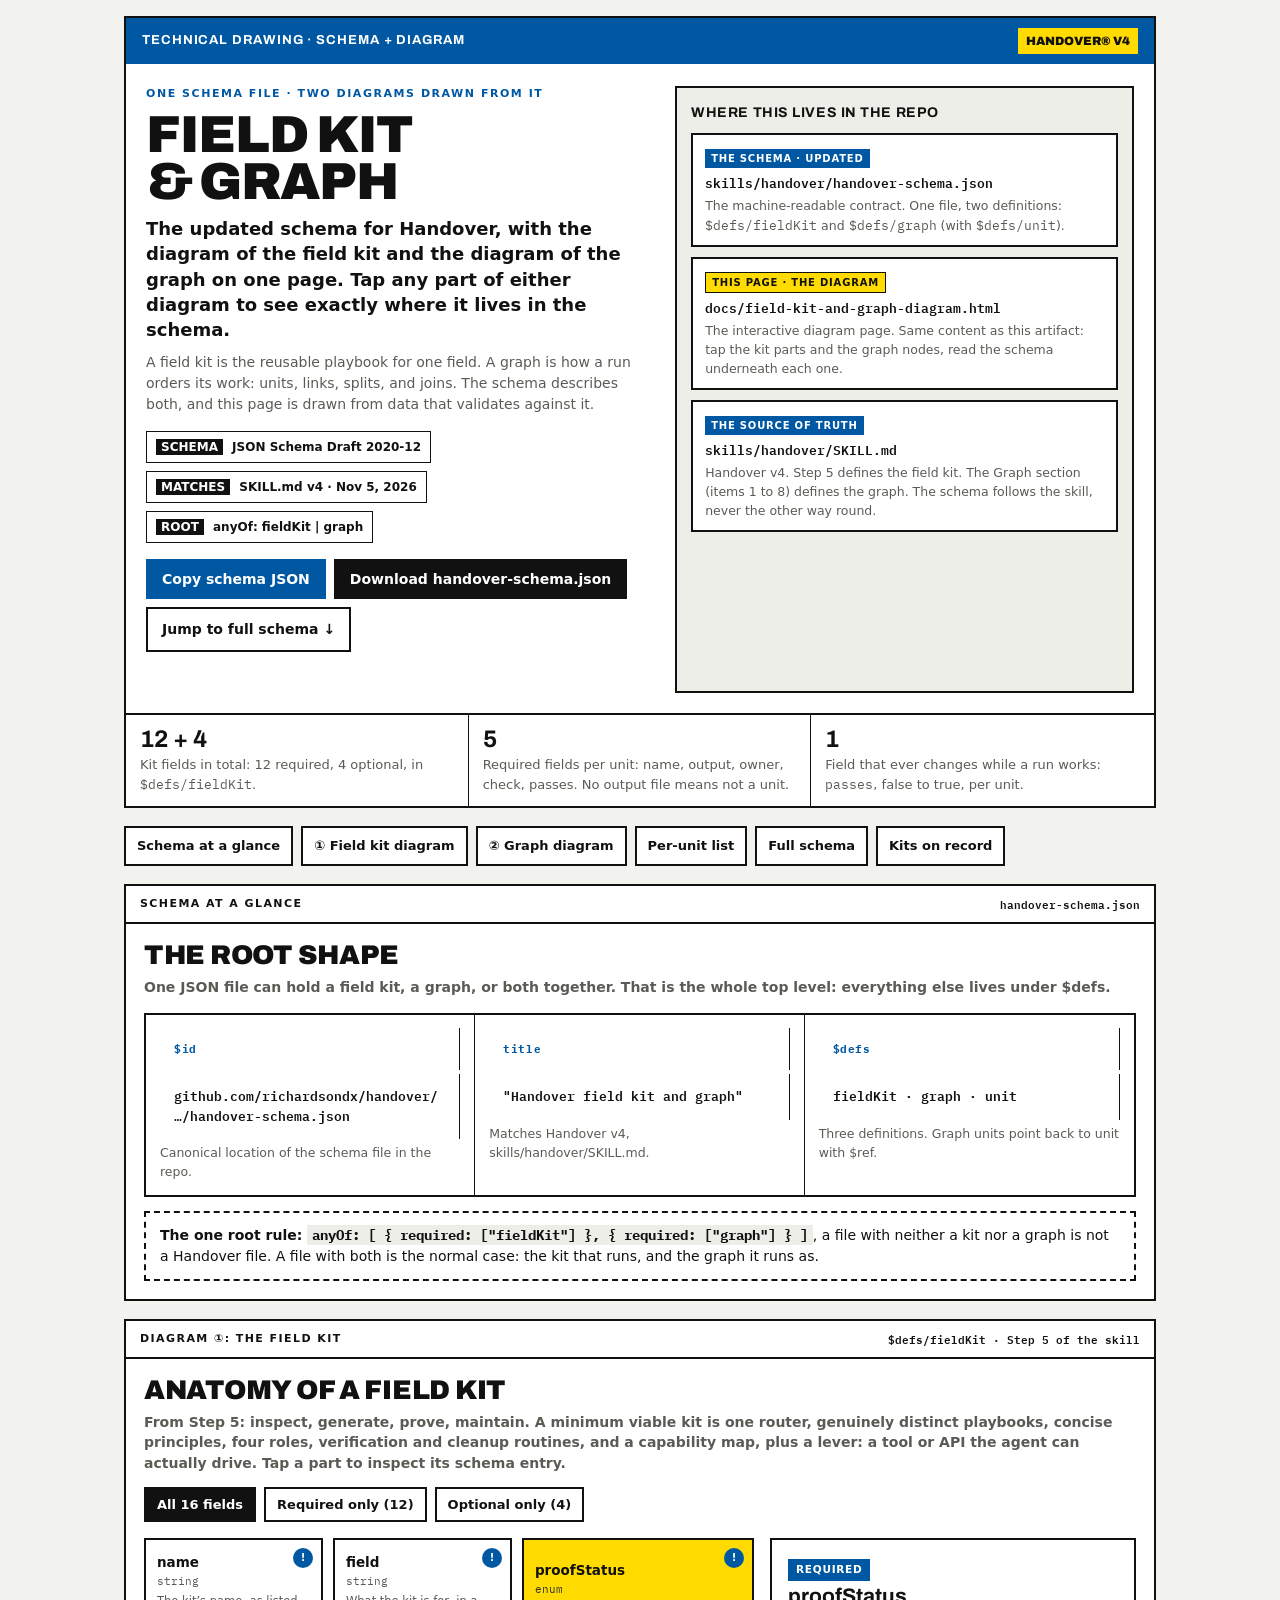
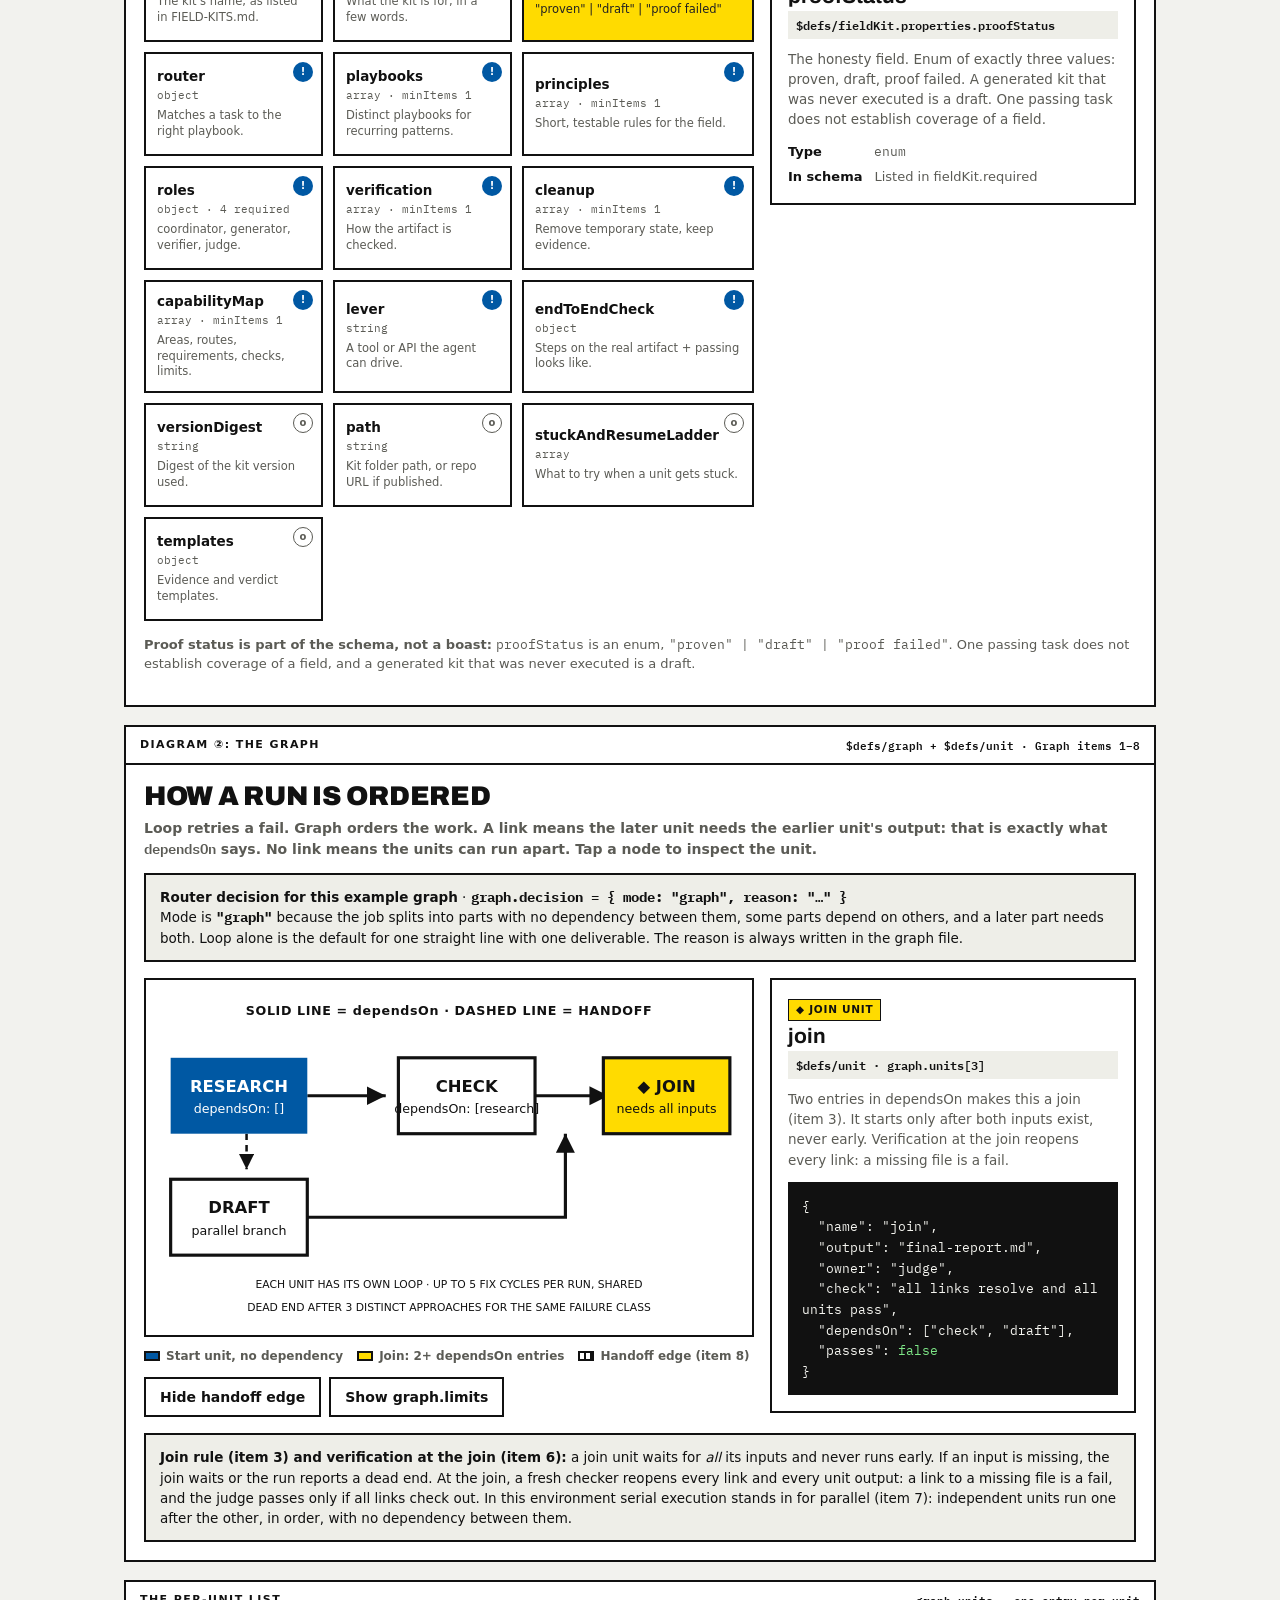
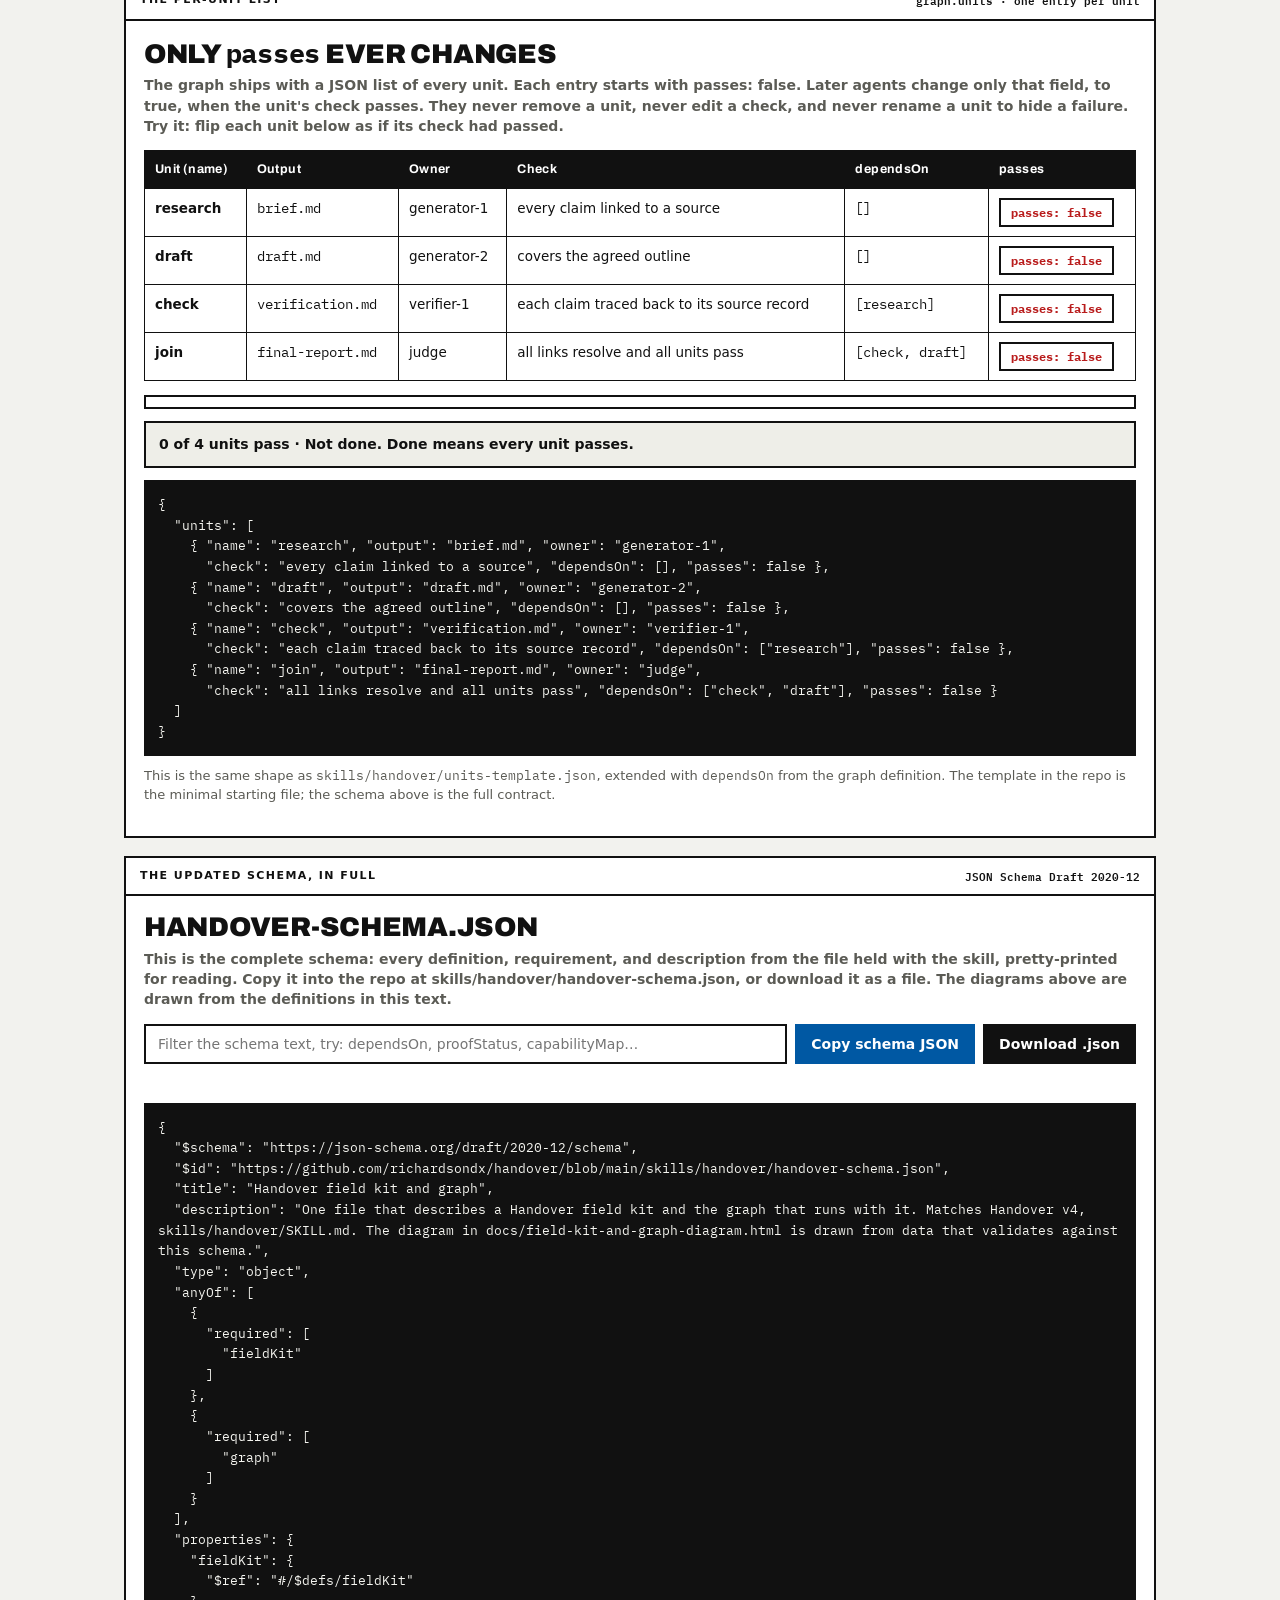
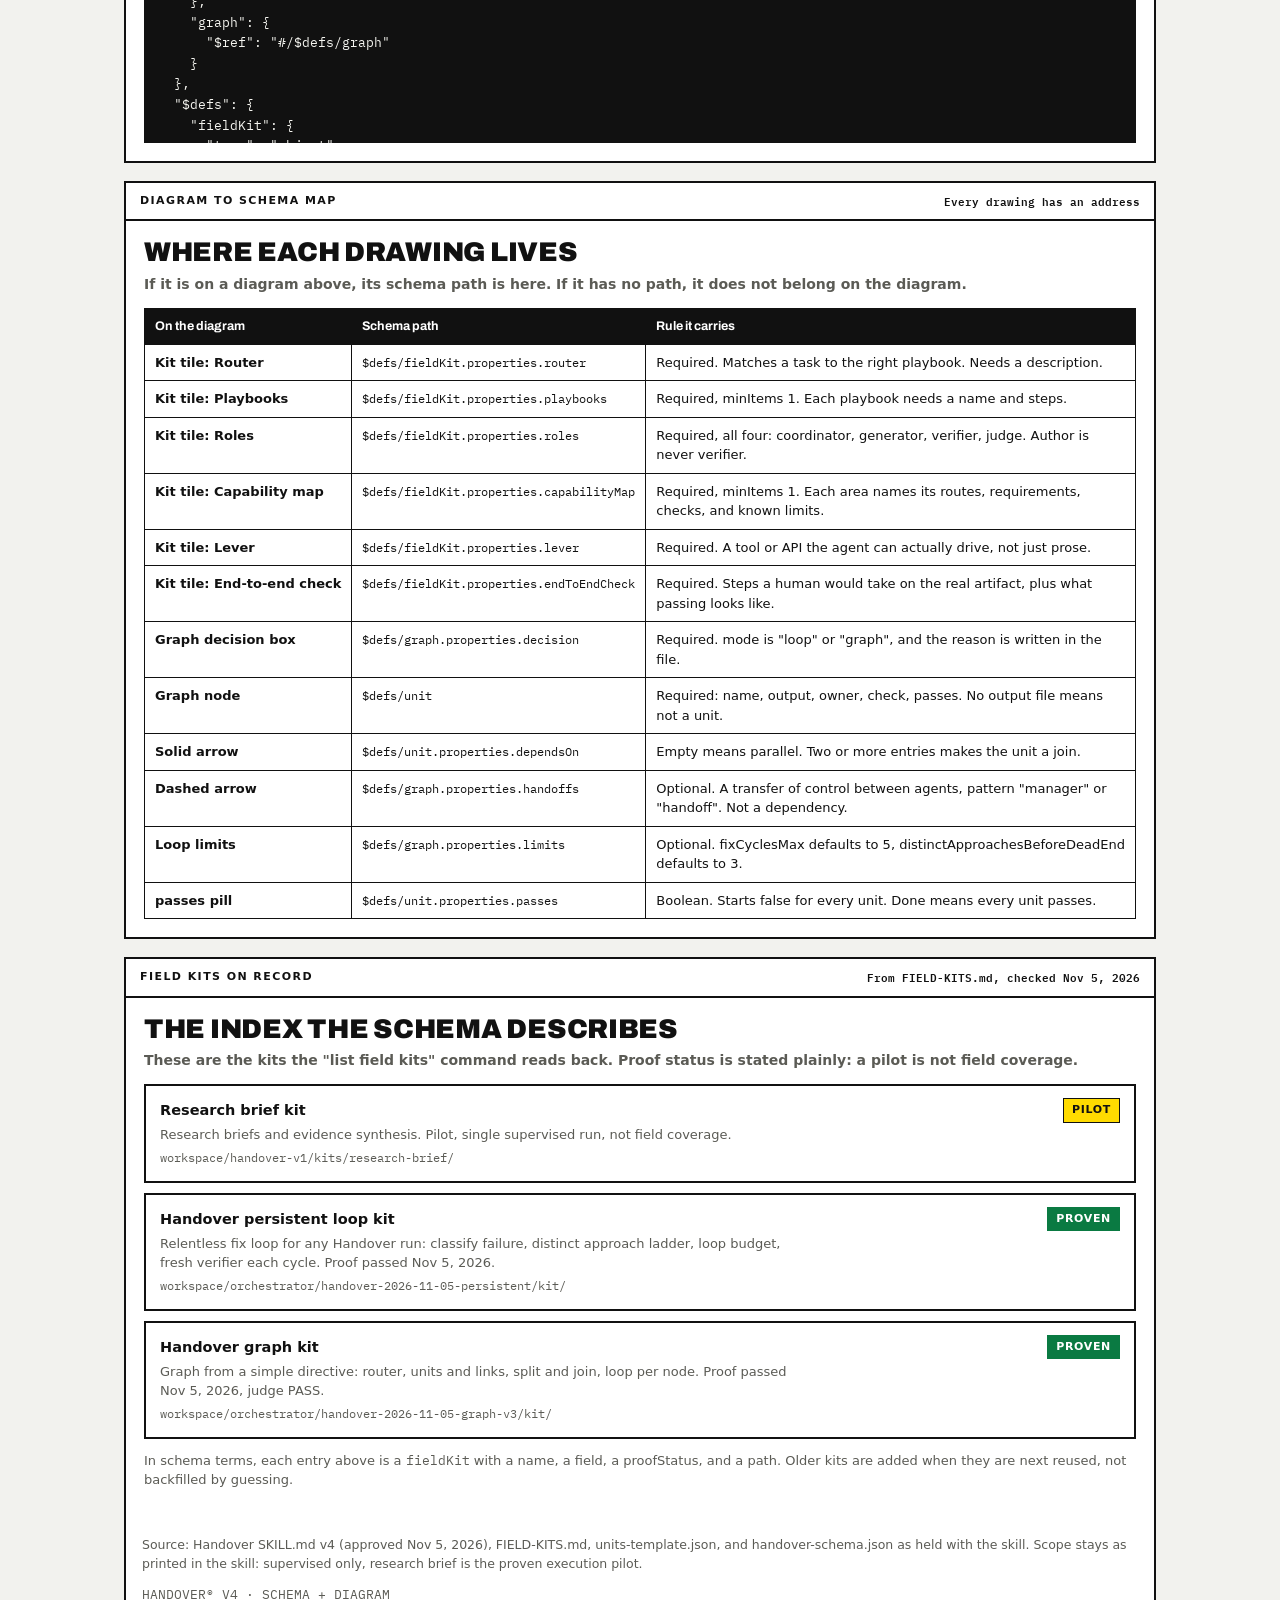
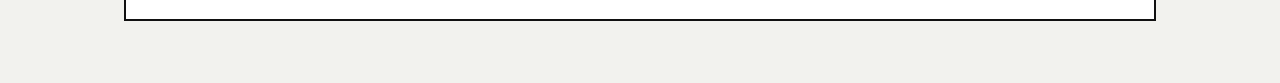
<file: docs/field-kit-and-graph-diagram.html>
<!doctype html>
<html lang="en">
<head>
<meta charset="utf-8">
<meta name="viewport" content="width=device-width, initial-scale=1, viewport-fit=cover">
<meta name="color-scheme" content="light dark">
<link rel="icon" href="data:,">
<title>Handover Field Kit and Graph Diagram</title>
<link rel="preconnect" href="https://fonts.googleapis.com">
<link href="https://fonts.googleapis.com/css2?family=Archivo:wght@700;800;900&family=IBM+Plex+Mono:wght@500;600&display=swap" rel="stylesheet">
<style>
:root{
  --paper:#ffffff; --paper2:#f2f2ee; --ink:#111111; --muted:#5b5b55; --line:#111111; --card:#ffffff; --soft:#eeeee8;
  --blue:#0058a3; --blue-ink:#ffffff; --yellow:#ffdb00; --yellow-ink:#111111;
  --good:#0a7a42; --bad:#b91c1c; --warn:#9a6206; --code-bg:#111111; --code-ink:#f5f5f0; --code-pass:#7ee787; --code-key:#9ecbff;
}
@media (prefers-color-scheme: dark){
  :root{ --paper:#131311; --paper2:#0e0e0d; --ink:#f5f5f0; --muted:#a9a9a0; --line:#e8e8e0; --card:#1b1b19; --soft:#242420; --code-bg:#000000; }
}
*{box-sizing:border-box}
html{scroll-behavior:smooth}
body{margin:0;background:var(--paper2);color:var(--ink);font-family:system-ui,-apple-system,Segoe UI,Roboto,Helvetica,Arial,sans-serif;line-height:1.5}
.mono{font-family:"IBM Plex Mono",monospace}
.wrap{max-width:1060px;margin:0 auto;padding:16px 14px 44px}
.sheet{background:var(--paper);border:2.5px solid var(--line);margin-bottom:18px}
.sheet-head{display:flex;justify-content:space-between;gap:10px;flex-wrap:wrap;border-bottom:2.5px solid var(--line);padding:10px 14px;font-size:11px;letter-spacing:.13em;text-transform:uppercase;font-weight:800}
.sheet-head span:last-child{font-family:"IBM Plex Mono",monospace;letter-spacing:0;text-transform:none;font-weight:600}
.section-pad{padding:18px}
h1{font-family:Archivo,sans-serif;font-weight:900;font-size:52px;line-height:.92;letter-spacing:-.02em;margin:8px 0 10px;text-transform:uppercase}
h2{font-family:Archivo,sans-serif;font-weight:900;font-size:27px;line-height:1.02;margin:0;text-transform:uppercase;letter-spacing:-.01em}
h2 small{display:block;font-family:system-ui,sans-serif;font-weight:600;text-transform:none;font-size:14px;color:var(--muted);margin-top:7px;letter-spacing:0;line-height:1.45}
.kicker{font-size:11px;letter-spacing:.14em;text-transform:uppercase;font-weight:800;color:var(--blue)}
.lede{font-size:18px;line-height:1.4;font-weight:650;max-width:560px;margin:0}
.sub{color:var(--muted);font-size:14px;margin-top:10px;max-width:560px}
.btn{appearance:none;border:2px solid var(--line);background:var(--ink);color:var(--paper);font-weight:800;padding:10px 14px;cursor:pointer;font-size:14px;font-family:inherit}
.btn.secondary{background:var(--paper);color:var(--ink)}
.btn.blue{background:var(--blue);border-color:var(--blue);color:#fff}
.btn:active{transform:translateY(1px)}
.btn:focus-visible,.tile:focus-visible,.node-g:focus-visible,.tab:focus-visible{outline:3px solid var(--yellow);outline-offset:2px}

/* COVER */
.cover-bar{background:var(--blue);color:#fff;display:flex;justify-content:space-between;align-items:center;gap:10px;padding:10px 16px;flex-wrap:wrap}
.cover-bar b{font-family:Archivo,sans-serif;letter-spacing:.07em;font-size:13px}
.cover-bar i{background:var(--yellow);color:#111;font-style:normal;font-weight:900;padding:4px 8px;font-family:Archivo,sans-serif;font-size:12px}
.cover-main{padding:22px 20px 20px;display:grid;grid-template-columns:1.05fr .95fr;gap:22px}
.meta{display:flex;flex-wrap:wrap;gap:8px;margin-top:16px}
.meta span{border:1.8px solid var(--line);padding:6px 9px;font-size:12px;font-weight:700}
.meta span b{background:var(--ink);color:var(--paper);padding:1px 5px;margin-right:5px}
.files{border:2px solid var(--line);background:var(--soft);padding:14px}
.files h3{margin:0 0 10px;font-family:Archivo,sans-serif;font-size:14px;text-transform:uppercase;letter-spacing:.04em}
.file-row{border:2px solid var(--line);background:var(--paper);padding:10px 12px;margin-bottom:10px}
.file-row:last-child{margin-bottom:0}
.file-row .path{font-family:"IBM Plex Mono",monospace;font-size:12.5px;font-weight:600;word-break:break-all}
.file-row p{margin:4px 0 0;font-size:12.5px;color:var(--muted)}
.file-row .tag{display:inline-block;background:var(--blue);color:#fff;font-size:10px;font-weight:800;letter-spacing:.08em;padding:2px 6px;margin-bottom:6px}
.file-row .tag.y{background:var(--yellow);color:#111;border:1.5px solid var(--line)}
.cover-foot{display:grid;grid-template-columns:repeat(3,1fr);border-top:2.5px solid var(--line)}
.cover-foot div{padding:12px 14px;border-right:1.5px solid var(--line)}
.cover-foot div:last-child{border-right:none}
.cover-foot strong{font-family:Archivo,sans-serif;font-size:24px;display:block;line-height:1}
.cover-foot p{margin:4px 0 0;font-size:13px;color:var(--muted)}

/* NAV + TABS */
.nav{display:flex;gap:8px;flex-wrap:wrap;margin:0 0 18px;position:sticky;top:10px;z-index:6}
.nav a,.tab{background:var(--paper);border:2px solid var(--line);color:var(--ink);text-decoration:none;font-weight:800;font-size:13px;padding:8px 11px;cursor:pointer;font-family:inherit}
.nav a:hover{background:var(--yellow);color:#111}
.tabs{display:flex;gap:8px;flex-wrap:wrap;margin-top:14px}
.tab.active{background:var(--ink);color:var(--paper)}

/* SCHEMA GLANCE */
.glance{display:grid;grid-template-columns:repeat(3,1fr);gap:0;border:2px solid var(--line);margin-top:16px}
.glance div{padding:13px 14px;border-right:1.5px solid var(--line)}
.glance div:last-child{border-right:none}
.glance .k{font-family:"IBM Plex Mono",monospace;font-size:11px;font-weight:700;color:var(--blue);letter-spacing:.05em}
.glance .v{font-family:"IBM Plex Mono",monospace;font-size:13px;font-weight:600;margin-top:4px;word-break:break-word}
.glance p{margin:5px 0 0;font-size:12.5px;color:var(--muted)}
.rule{margin-top:14px;border:2px dashed var(--line);padding:12px 14px;font-size:14px}
.rule code{font-family:"IBM Plex Mono",monospace;font-weight:700;background:var(--soft);padding:1px 5px}

/* KIT DIAGRAM */
.kit-layout{display:grid;grid-template-columns:1.25fr .75fr;gap:16px;margin-top:16px;align-items:start}
.tiles{display:grid;grid-template-columns:repeat(3,1fr);gap:10px}
.tile{appearance:none;text-align:left;border:2px solid var(--line);background:var(--card);color:var(--ink);padding:11px;cursor:pointer;font-family:inherit;position:relative;min-height:104px}
.tile:hover{border-color:var(--blue)}
.tile.sel{background:var(--yellow);color:#111;border-color:#111}
.tile .tname{font-weight:800;font-size:13.5px;line-height:1.2;display:block;padding-right:22px}
.tile .ttype{font-family:"IBM Plex Mono",monospace;font-size:11px;color:var(--muted);display:block;margin-top:4px}
.tile.sel .ttype{color:#333}
.tile .req{position:absolute;top:8px;right:8px;width:20px;height:20px;border-radius:50%;background:var(--blue);color:#fff;display:grid;place-items:center;font-size:10px;font-weight:900}
.tile .req.opt{background:var(--paper);color:var(--muted);border:1.5px solid var(--muted)}
.tile .tdesc{font-size:11.5px;color:var(--muted);display:block;margin-top:6px;line-height:1.35}
.tile.sel .tdesc{color:#222}
.detail{border:2.5px solid var(--line);padding:16px;background:var(--paper);position:sticky;top:64px}
.detail h3{margin:4px 0 4px;font-family:Archivo,sans-serif;font-size:21px;line-height:1.05}
.detail .path{font-family:"IBM Plex Mono",monospace;font-size:12px;font-weight:600;background:var(--soft);padding:5px 8px;display:block;word-break:break-all}
.detail p{font-size:13.5px;color:var(--muted);margin:10px 0 0}
.detail dl{margin:12px 0 0;display:grid;grid-template-columns:auto 1fr;gap:6px 12px;font-size:13px}
.detail dt{font-weight:800}
.detail dd{margin:0;color:var(--muted)}
.badge{display:inline-block;font-size:10.5px;font-weight:800;letter-spacing:.07em;padding:2px 7px;border:1.5px solid var(--line)}
.badge.req-b{background:var(--blue);color:#fff;border-color:var(--blue)}
.badge.opt-b{background:var(--paper);color:var(--muted)}

/* GRAPH DIAGRAM */
.graph-layout{display:grid;grid-template-columns:1.25fr .75fr;gap:16px;margin-top:16px;align-items:start}
.graph-box{border:2px solid var(--line);padding:12px;background:var(--paper)}
.graph-box svg{width:100%;height:auto;display:block}
.node-g{cursor:pointer}
.node-g rect{transition:fill .15s}
.decision{border:2px solid var(--line);background:var(--soft);padding:12px 14px;margin-top:14px;font-size:13.5px}
.decision code{font-family:"IBM Plex Mono",monospace;font-weight:700}
.controls{display:flex;gap:8px;flex-wrap:wrap;margin-top:12px}
.code{background:var(--code-bg);color:var(--code-ink);padding:14px;font-family:"IBM Plex Mono",monospace;font-size:12.5px;line-height:1.65;white-space:pre-wrap;word-break:break-word;margin-top:12px;max-height:520px;overflow:auto}
.code .pass{color:var(--code-pass)}
.legend{display:flex;gap:14px;flex-wrap:wrap;font-size:12px;font-weight:700;margin-top:10px;color:var(--muted)}
.legend span{display:flex;align-items:center;gap:6px}
.sw{width:16px;height:10px;border:2px solid var(--line);display:inline-block}
.sw.solid{background:var(--blue)} .sw.dash{background:repeating-linear-gradient(90deg,var(--paper) 0 4px,var(--ink) 4px 6px)} .sw.join{background:var(--yellow)}

/* UNIT LIST */
.units-table{width:100%;border-collapse:collapse;margin-top:14px;font-size:13.5px}
.units-table th,.units-table td{border:1.5px solid var(--line);padding:9px 10px;text-align:left;vertical-align:top}
.units-table th{background:var(--ink);color:var(--paper);font-family:Archivo,sans-serif;font-size:12.5px;letter-spacing:.03em}
.pill{appearance:none;border:2px solid var(--line);font-family:"IBM Plex Mono",monospace;font-size:12px;font-weight:700;padding:5px 10px;cursor:pointer;background:var(--paper);color:var(--bad)}
.pill.on{background:var(--good);border-color:var(--good);color:#fff}
.progress{height:14px;border:2px solid var(--line);margin-top:14px;background:var(--paper)}
.progress i{display:block;height:100%;background:var(--good);width:0%;transition:width .3s}
.done-banner{margin-top:12px;padding:11px 13px;font-weight:800;font-size:14px;border:2px solid var(--line);background:var(--soft)}
.done-banner.done{background:var(--yellow);color:#111}

/* MAP TABLE */
table.map{width:100%;border-collapse:collapse;margin-top:14px;font-size:13px}
table.map th,table.map td{border:1.5px solid var(--line);padding:8px 10px;text-align:left;vertical-align:top}
table.map th{background:var(--ink);color:var(--paper);font-family:Archivo,sans-serif;font-size:12.5px}
table.map td:first-child{font-weight:700;white-space:nowrap}
table.map code{font-family:"IBM Plex Mono",monospace;font-size:12px}

/* KITS LIST */
.kitlist{list-style:none;margin:14px 0 0;padding:0}
.kitlist li{border:2px solid var(--line);padding:12px 14px;margin-bottom:10px;display:flex;justify-content:space-between;gap:12px;flex-wrap:wrap;align-items:flex-start}
.kitlist b{font-size:14.5px}
.kitlist p{margin:3px 0 0;font-size:13px;color:var(--muted);max-width:640px}
.kitlist .mono{font-size:11.5px;color:var(--muted);word-break:break-all}
.status{font-size:11px;font-weight:800;letter-spacing:.06em;padding:3px 8px;border:1.5px solid var(--line);white-space:nowrap}
.status.proven{background:var(--good);color:#fff;border-color:var(--good)}
.status.pilot{background:var(--yellow);color:#111}

.footer{padding:15px 16px;font-size:12.5px;color:var(--muted);display:flex;justify-content:space-between;gap:12px;flex-wrap:wrap}
.note{font-size:13px;color:var(--muted)}
.search-row{display:flex;gap:8px;flex-wrap:wrap;margin-top:14px}
.search-row input{flex:1 1 220px;border:2px solid var(--line);padding:10px 12px;font-size:14px;font-family:inherit;background:var(--paper);color:var(--ink)}

@media(max-width:860px){
  h1{font-size:40px}
  .cover-main,.kit-layout,.graph-layout{grid-template-columns:1fr}
  .detail{position:static}
  .glance{grid-template-columns:1fr}
  .glance div{border-right:none;border-bottom:1.5px solid var(--line)}
  .glance div:last-child{border-bottom:none}
  .cover-foot{grid-template-columns:1fr}
  .cover-foot div{border-right:none;border-bottom:1.5px solid var(--line)}
  .cover-foot div:last-child{border-bottom:none}
  .tiles{grid-template-columns:repeat(2,1fr)}
  .units-table thead{display:none}
  .units-table,.units-table tbody,.units-table tr,.units-table td{display:block;width:100%}
  .units-table tr{border:2px solid var(--line);margin-bottom:10px}
  .units-table td{border:none;border-bottom:1px dashed var(--muted)}
  .units-table td:last-child{border-bottom:none}
  .units-table td::before{content:attr(data-l);display:block;font-size:10.5px;font-weight:800;letter-spacing:.08em;text-transform:uppercase;color:var(--muted);margin-bottom:2px}
  table.map td:first-child{white-space:normal}
}
@media(max-width:430px){ .tiles{grid-template-columns:1fr} }
@media (prefers-reduced-motion: reduce){ .progress i{transition:none} html{scroll-behavior:auto} }
</style>
</head>
<body>
<div class="wrap">

  <!-- COVER -->
  <section class="sheet">
    <div class="cover-bar"><b>TECHNICAL DRAWING · SCHEMA + DIAGRAM</b><i>HANDOVER® V4</i></div>
    <div class="cover-main">
      <div>
        <div class="kicker">One schema file · Two diagrams drawn from it</div>
        <h1>Field Kit<br>&amp; Graph</h1>
        <p class="lede">The updated schema for Handover, with the diagram of the field kit and the diagram of the graph on one page. Tap any part of either diagram to see exactly where it lives in the schema.</p>
        <p class="sub">A field kit is the reusable playbook for one field. A graph is how a run orders its work: units, links, splits, and joins. The schema describes both, and this page is drawn from data that validates against it.</p>
        <div class="meta">
          <span><b>SCHEMA</b> JSON Schema Draft 2020-12</span>
          <span><b>MATCHES</b> SKILL.md v4 · Nov 5, 2026</span>
          <span><b>ROOT</b> anyOf: fieldKit | graph</span>
        </div>
        <div style="display:flex;gap:8px;flex-wrap:wrap;margin-top:16px">
          <button class="btn blue" id="copyTop">Copy schema JSON</button>
          <button class="btn" id="downloadTop">Download handover-schema.json</button>
          <a class="btn secondary" href="#full-schema" style="text-decoration:none;display:inline-block">Jump to full schema ↓</a>
        </div>
        <p class="note" id="copyMsg" role="status" style="margin-top:8px;min-height:20px"></p>
      </div>
      <div class="files" aria-label="Where the files live in the repo">
        <h3>Where this lives in the repo</h3>
        <div class="file-row">
          <span class="tag">THE SCHEMA · UPDATED</span>
          <div class="path">skills/handover/handover-schema.json</div>
          <p>The machine-readable contract. One file, two definitions: <span class="mono">$defs/fieldKit</span> and <span class="mono">$defs/graph</span> (with <span class="mono">$defs/unit</span>).</p>
        </div>
        <div class="file-row">
          <span class="tag y">THIS PAGE · THE DIAGRAM</span>
          <div class="path">docs/field-kit-and-graph-diagram.html</div>
          <p>The interactive diagram page. Same content as this artifact: tap the kit parts and the graph nodes, read the schema underneath each one.</p>
        </div>
        <div class="file-row">
          <span class="tag">THE SOURCE OF TRUTH</span>
          <div class="path">skills/handover/SKILL.md</div>
          <p>Handover v4. Step 5 defines the field kit. The Graph section (items 1 to 8) defines the graph. The schema follows the skill, never the other way round.</p>
        </div>
      </div>
    </div>
    <div class="cover-foot">
      <div><strong>12 + 4</strong><p>Kit fields in total: 12 required, 4 optional, in <span class="mono">$defs/fieldKit</span>.</p></div>
      <div><strong>5</strong><p>Required fields per unit: name, output, owner, check, passes. No output file means not a unit.</p></div>
      <div><strong>1</strong><p>Field that ever changes while a run works: <span class="mono">passes</span>, false to true, per unit.</p></div>
    </div>
  </section>

  <nav class="nav" aria-label="Sections">
    <a href="#glance">Schema at a glance</a><a href="#kit">① Field kit diagram</a><a href="#graph">② Graph diagram</a><a href="#units">Per-unit list</a><a href="#full-schema">Full schema</a><a href="#kits">Kits on record</a>
  </nav>

  <!-- GLANCE -->
  <section class="sheet" id="glance">
    <div class="sheet-head"><span>Schema at a glance</span><span>handover-schema.json</span></div>
    <div class="section-pad">
      <h2>The root shape <small>One JSON file can hold a field kit, a graph, or both together. That is the whole top level: everything else lives under $defs.</small></h2>
      <div class="glance">
        <div><div class="k">$id</div><div class="v">github.com/richardsondx/handover/…/handover-schema.json</div><p>Canonical location of the schema file in the repo.</p></div>
        <div><div class="k">title</div><div class="v">"Handover field kit and graph"</div><p>Matches Handover v4, skills/handover/SKILL.md.</p></div>
        <div><div class="k">$defs</div><div class="v">fieldKit · graph · unit</div><p>Three definitions. Graph units point back to unit with $ref.</p></div>
      </div>
      <div class="rule"><strong>The one root rule:</strong> <code>anyOf: [ { required: ["fieldKit"] }, { required: ["graph"] } ]</code>, a file with neither a kit nor a graph is not a Handover file. A file with both is the normal case: the kit that runs, and the graph it runs as.</div>
    </div>
  </section>

  <!-- FIELD KIT DIAGRAM -->
  <section class="sheet" id="kit">
    <div class="sheet-head"><span>Diagram ①: The field kit</span><span>$defs/fieldKit · Step 5 of the skill</span></div>
    <div class="section-pad">
      <h2>Anatomy of a field kit <small>From Step 5: inspect, generate, prove, maintain. A minimum viable kit is one router, genuinely distinct playbooks, concise principles, four roles, verification and cleanup routines, and a capability map, plus a lever: a tool or API the agent can actually drive. Tap a part to inspect its schema entry.</small></h2>
      <div class="tabs" role="tablist" aria-label="Kit filter">
        <button class="tab active" data-filter="all">All 16 fields</button>
        <button class="tab" data-filter="required">Required only (12)</button>
        <button class="tab" data-filter="optional">Optional only (4)</button>
      </div>
      <div class="kit-layout">
        <div class="tiles" id="kitTiles"></div>
        <aside class="detail" id="kitDetail" aria-live="polite"></aside>
      </div>
      <p class="note" style="margin-top:14px"><strong>Proof status is part of the schema, not a boast:</strong> <span class="mono">proofStatus</span> is an enum, <span class="mono">"proven" | "draft" | "proof failed"</span>. One passing task does not establish coverage of a field, and a generated kit that was never executed is a draft.</p>
    </div>
  </section>

  <!-- GRAPH DIAGRAM -->
  <section class="sheet" id="graph">
    <div class="sheet-head"><span>Diagram ②: The graph</span><span>$defs/graph + $defs/unit · Graph items 1–8</span></div>
    <div class="section-pad">
      <h2>How a run is ordered <small>Loop retries a fail. Graph orders the work. A link means the later unit needs the earlier unit's output: that is exactly what <span class="mono">dependsOn</span> says. No link means the units can run apart. Tap a node to inspect the unit.</small></h2>

      <div class="decision">
        <strong>Router decision for this example graph</strong> · <code>graph.decision = { mode: "graph", reason: "…" }</code><br>
        Mode is <code>"graph"</code> because the job splits into parts with no dependency between them, some parts depend on others, and a later part needs both. Loop alone is the default for one straight line with one deliverable. The reason is always written in the graph file.
      </div>

      <div class="graph-layout">
        <div>
          <div class="graph-box">
            <svg viewBox="0 0 460 262" role="img" aria-label="Graph diagram: Research and Draft run apart, Check needs Research, Join needs Check and Draft">
              <defs><marker id="arr" markerWidth="8" markerHeight="8" refX="6" refY="3" orient="auto"><path d="M0,0 L6,3 L0,6 Z" fill="currentColor"/></marker></defs>
              <text x="230" y="18" text-anchor="middle" font-size="10" letter-spacing="0.5" fill="currentColor" font-weight="700">SOLID LINE = dependsOn · DASHED LINE = HANDOFF</text>
              <!-- edges -->
              <line x1="118" y1="82" x2="180" y2="82" stroke="currentColor" stroke-width="2.5" marker-end="url(#arr)"/>
              <line x1="298" y1="82" x2="356" y2="82" stroke="currentColor" stroke-width="2.5" marker-end="url(#arr)"/>
              <path d="M118 178 L 322 178 L 322 112" fill="none" stroke="currentColor" stroke-width="2.5" marker-end="url(#arr)"/>
              <path d="M70 112 L 70 140" fill="none" stroke="currentColor" stroke-width="2" stroke-dasharray="5 4" marker-end="url(#arr)"/>
              <!-- nodes -->
              <g class="node-g" data-node="research" tabindex="0" role="button" aria-label="Unit: research">
                <rect x="10" y="52" width="108" height="60" fill="#0058a3"/>
                <text x="64" y="79" text-anchor="middle" fill="#ffffff" font-weight="800" font-size="13">RESEARCH</text>
                <text x="64" y="96" text-anchor="middle" fill="#ffffff" font-size="10">dependsOn: []</text>
              </g>
              <g class="node-g" data-node="draft" tabindex="0" role="button" aria-label="Unit: draft">
                <rect x="10" y="148" width="108" height="60" fill="var(--paper)" stroke="currentColor" stroke-width="2.5"/>
                <text x="64" y="175" text-anchor="middle" font-weight="800" font-size="13" fill="currentColor">DRAFT</text>
                <text x="64" y="192" text-anchor="middle" font-size="10" fill="currentColor">parallel branch</text>
              </g>
              <g class="node-g" data-node="check" tabindex="0" role="button" aria-label="Unit: check">
                <rect x="190" y="52" width="108" height="60" fill="var(--paper)" stroke="currentColor" stroke-width="2.5"/>
                <text x="244" y="79" text-anchor="middle" font-weight="800" font-size="13" fill="currentColor">CHECK</text>
                <text x="244" y="96" text-anchor="middle" font-size="10" fill="currentColor">dependsOn: [research]</text>
              </g>
              <g class="node-g" data-node="join" tabindex="0" role="button" aria-label="Unit: join">
                <rect x="352" y="52" width="100" height="60" fill="#ffdb00" stroke="#111" stroke-width="2.5"/>
                <text x="402" y="79" text-anchor="middle" font-weight="900" font-size="13" fill="#111">◆ JOIN</text>
                <text x="402" y="96" text-anchor="middle" font-size="10" fill="#111">needs all inputs</text>
              </g>
              <text x="230" y="234" text-anchor="middle" font-size="8.5" fill="currentColor">EACH UNIT HAS ITS OWN LOOP · UP TO 5 FIX CYCLES PER RUN, SHARED</text>
              <text x="230" y="252" text-anchor="middle" font-size="8.5" fill="currentColor">DEAD END AFTER 3 DISTINCT APPROACHES FOR THE SAME FAILURE CLASS</text>
            </svg>
          </div>
          <div class="legend">
            <span><span class="sw solid"></span> Start unit, no dependency</span>
            <span><span class="sw join"></span> Join: 2+ dependsOn entries</span>
            <span><span class="sw dash"></span> Handoff edge (item 8)</span>
          </div>
          <div class="controls">
            <button class="btn secondary" id="toggleHandoffs">Hide handoff edge</button>
            <button class="btn secondary" id="showLimits">Show graph.limits</button>
          </div>
          <div class="code" id="graphCode" style="display:none"></div>
        </div>
        <aside class="detail" id="nodeDetail" aria-live="polite"></aside>
      </div>

      <div class="decision" style="margin-top:16px">
        <strong>Join rule (item 3) and verification at the join (item 6):</strong> a join unit waits for <em>all</em> its inputs and never runs early. If an input is missing, the join waits or the run reports a dead end. At the join, a fresh checker reopens every link and every unit output: a link to a missing file is a fail, and the judge passes only if all links check out. In this environment serial execution stands in for parallel (item 7): independent units run one after the other, in order, with no dependency between them.
      </div>
    </div>
  </section>

  <!-- PER-UNIT LIST -->
  <section class="sheet" id="units">
    <div class="sheet-head"><span>The per-unit list</span><span>graph.units · one entry per unit</span></div>
    <div class="section-pad">
      <h2>Only <span class="mono" style="text-transform:none">passes</span> ever changes <small>The graph ships with a JSON list of every unit. Each entry starts with passes: false. Later agents change only that field, to true, when the unit's check passes. They never remove a unit, never edit a check, and never rename a unit to hide a failure. Try it: flip each unit below as if its check had passed.</small></h2>
      <table class="units-table" aria-label="Example per-unit list">
        <thead><tr><th>Unit (name)</th><th>Output</th><th>Owner</th><th>Check</th><th>dependsOn</th><th>passes</th></tr></thead>
        <tbody id="unitRows"></tbody>
      </table>
      <div class="progress" aria-hidden="true"><i id="progBar"></i></div>
      <div class="done-banner" id="doneBanner">0 of 4 units pass · Not done. Done means every unit passes.</div>
      <div class="code" id="unitJson"></div>
      <p class="note" style="margin-top:10px">This is the same shape as <span class="mono">skills/handover/units-template.json</span>, extended with <span class="mono">dependsOn</span> from the graph definition. The template in the repo is the minimal starting file; the schema above is the full contract.</p>
    </div>
  </section>

  <!-- FULL SCHEMA -->
  <section class="sheet" id="full-schema">
    <div class="sheet-head"><span>The updated schema, in full</span><span>JSON Schema Draft 2020-12</span></div>
    <div class="section-pad">
      <h2>handover-schema.json <small>This is the complete schema: every definition, requirement, and description from the file held with the skill, pretty-printed for reading. Copy it into the repo at skills/handover/handover-schema.json, or download it as a file. The diagrams above are drawn from the definitions in this text.</small></h2>
      <div class="search-row">
        <input type="search" id="schemaSearch" placeholder="Filter the schema text, try: dependsOn, proofStatus, capabilityMap…" aria-label="Filter schema text">
        <button class="btn blue" id="copyBtn">Copy schema JSON</button>
        <button class="btn" id="downloadBtn">Download .json</button>
      </div>
      <p class="note" id="searchMsg" role="status" style="min-height:20px;margin-top:6px"></p>
      <div class="code" id="schemaView" style="max-height:640px"></div>
    </div>
  </section>

  <!-- MAP TABLE -->
  <section class="sheet" id="map">
    <div class="sheet-head"><span>Diagram to schema map</span><span>Every drawing has an address</span></div>
    <div class="section-pad">
      <h2>Where each drawing lives <small>If it is on a diagram above, its schema path is here. If it has no path, it does not belong on the diagram.</small></h2>
      <table class="map" aria-label="Mapping from diagram elements to schema paths">
        <tr><th>On the diagram</th><th>Schema path</th><th>Rule it carries</th></tr>
        <tr><td>Kit tile: Router</td><td><code>$defs/fieldKit.properties.router</code></td><td>Required. Matches a task to the right playbook. Needs a description.</td></tr>
        <tr><td>Kit tile: Playbooks</td><td><code>$defs/fieldKit.properties.playbooks</code></td><td>Required, minItems 1. Each playbook needs a name and steps.</td></tr>
        <tr><td>Kit tile: Roles</td><td><code>$defs/fieldKit.properties.roles</code></td><td>Required, all four: coordinator, generator, verifier, judge. Author is never verifier.</td></tr>
        <tr><td>Kit tile: Capability map</td><td><code>$defs/fieldKit.properties.capabilityMap</code></td><td>Required, minItems 1. Each area names its routes, requirements, checks, and known limits.</td></tr>
        <tr><td>Kit tile: Lever</td><td><code>$defs/fieldKit.properties.lever</code></td><td>Required. A tool or API the agent can actually drive, not just prose.</td></tr>
        <tr><td>Kit tile: End-to-end check</td><td><code>$defs/fieldKit.properties.endToEndCheck</code></td><td>Required. Steps a human would take on the real artifact, plus what passing looks like.</td></tr>
        <tr><td>Graph decision box</td><td><code>$defs/graph.properties.decision</code></td><td>Required. mode is "loop" or "graph", and the reason is written in the file.</td></tr>
        <tr><td>Graph node</td><td><code>$defs/unit</code></td><td>Required: name, output, owner, check, passes. No output file means not a unit.</td></tr>
        <tr><td>Solid arrow</td><td><code>$defs/unit.properties.dependsOn</code></td><td>Empty means parallel. Two or more entries makes the unit a join.</td></tr>
        <tr><td>Dashed arrow</td><td><code>$defs/graph.properties.handoffs</code></td><td>Optional. A transfer of control between agents, pattern "manager" or "handoff". Not a dependency.</td></tr>
        <tr><td>Loop limits</td><td><code>$defs/graph.properties.limits</code></td><td>Optional. fixCyclesMax defaults to 5, distinctApproachesBeforeDeadEnd defaults to 3.</td></tr>
        <tr><td>passes pill</td><td><code>$defs/unit.properties.passes</code></td><td>Boolean. Starts false for every unit. Done means every unit passes.</td></tr>
      </table>
    </div>
  </section>

  <!-- KITS ON RECORD -->
  <section class="sheet" id="kits">
    <div class="sheet-head"><span>Field kits on record</span><span>From FIELD-KITS.md, checked Nov 5, 2026</span></div>
    <div class="section-pad">
      <h2>The index the schema describes <small>These are the kits the "list field kits" command reads back. Proof status is stated plainly: a pilot is not field coverage.</small></h2>
      <ul class="kitlist">
        <li><div><b>Research brief kit</b><p>Research briefs and evidence synthesis. Pilot, single supervised run, not field coverage.</p><span class="mono">workspace/handover-v1/kits/research-brief/</span></div><span class="status pilot">PILOT</span></li>
        <li><div><b>Handover persistent loop kit</b><p>Relentless fix loop for any Handover run: classify failure, distinct approach ladder, loop budget, fresh verifier each cycle. Proof passed Nov 5, 2026.</p><span class="mono">workspace/orchestrator/handover-2026-11-05-persistent/kit/</span></div><span class="status proven">PROVEN</span></li>
        <li><div><b>Handover graph kit</b><p>Graph from a simple directive: router, units and links, split and join, loop per node. Proof passed Nov 5, 2026, judge PASS.</p><span class="mono">workspace/orchestrator/handover-2026-11-05-graph-v3/kit/</span></div><span class="status proven">PROVEN</span></li>
      </ul>
      <p class="note" style="margin-top:12px">In schema terms, each entry above is a <span class="mono">fieldKit</span> with a name, a field, a proofStatus, and a path. Older kits are added when they are next reused, not backfilled by guessing.</p>
    </div>
    <div class="footer"><span>Source: Handover SKILL.md v4 (approved Nov 5, 2026), FIELD-KITS.md, units-template.json, and handover-schema.json as held with the skill. Scope stays as printed in the skill: supervised only, research brief is the proven execution pilot.</span><span class="mono">HANDOVER® V4 · SCHEMA + DIAGRAM</span></div>
  </section>

</div>

<!-- The schema itself, verbatim. The viewer, copy, and download all read this block. -->
<script type="application/json" id="schemaData">
{
  "$schema": "https://json-schema.org/draft/2020-12/schema",
  "$id": "https://github.com/richardsondx/handover/blob/main/skills/handover/handover-schema.json",
  "title": "Handover field kit and graph",
  "description": "One file that describes a Handover field kit and the graph that runs with it. Matches Handover v4, skills/handover/SKILL.md. The diagram in docs/field-kit-and-graph-diagram.html is drawn from data that validates against this schema.",
  "type": "object",
  "anyOf": [
    { "required": ["fieldKit"] },
    { "required": ["graph"] }
  ],
  "properties": {
    "fieldKit": { "$ref": "#/$defs/fieldKit" },
    "graph": { "$ref": "#/$defs/graph" }
  },
  "$defs": {
    "fieldKit": {
      "type": "object",
      "description": "A reusable playbook for one field. From Step 5 of the v4 skill: a router, task playbooks, domain principles, role definitions, verification and cleanup routines, and a capability map, plus a lever the agent can actually drive.",
      "required": ["name", "field", "proofStatus", "router", "playbooks", "principles", "roles", "verification", "cleanup", "capabilityMap", "lever", "endToEndCheck"],
      "properties": {
        "name": { "type": "string" },
        "field": { "type": "string", "description": "What the kit is for, in a few words." },
        "proofStatus": { "type": "string", "enum": ["proven", "draft", "proof failed"] },
        "versionDigest": { "type": "string", "description": "Digest of the kit version the run used." },
        "path": { "type": "string", "description": "Kit folder path, or repo URL only if actually published there. Never invent a repo link." },
        "router": {
          "type": "object",
          "description": "Matches a task to the right playbook for the field.",
          "required": ["description"],
          "properties": {
            "description": { "type": "string" },
            "matches": { "type": "array", "items": { "type": "string" } }
          }
        },
        "playbooks": {
          "type": "array",
          "minItems": 1,
          "items": {
            "type": "object",
            "required": ["name", "steps"],
            "properties": {
              "name": { "type": "string" },
              "pattern": { "type": "string", "description": "The recurring task pattern this playbook handles." },
              "steps": { "type": "array", "minItems": 1, "items": { "type": "string" } }
            }
          }
        },
        "principles": { "type": "array", "minItems": 1, "items": { "type": "string" }, "description": "Short, testable rules for the field, not generic advice." },
        "roles": {
          "type": "object",
          "required": ["coordinator", "generator", "verifier", "judge"],
          "properties": {
            "coordinator": { "type": "string" },
            "generator": { "type": "string" },
            "verifier": { "type": "string" },
            "judge": { "type": "string" }
          }
        },
        "verification": { "type": "array", "minItems": 1, "items": { "type": "string" }, "description": "How the artifact is checked." },
        "cleanup": { "type": "array", "minItems": 1, "items": { "type": "string" }, "description": "How temporary state is removed without removing evidence." },
        "capabilityMap": {
          "type": "array",
          "minItems": 1,
          "items": {
            "type": "object",
            "required": ["area"],
            "properties": {
              "area": { "type": "string", "description": "A question type or task area the kit covers." },
              "routes": { "type": "array", "items": { "type": "string" } },
              "requirements": { "type": "array", "items": { "type": "string" } },
              "checks": { "type": "array", "items": { "type": "string" } },
              "limits": { "type": "array", "items": { "type": "string" }, "description": "Known limits for this area." }
            }
          }
        },
        "lever": { "type": "string", "description": "The tool or API the agent can actually drive, not just prose." },
        "endToEndCheck": {
          "type": "object",
          "description": "Each kit names its end to end check for the field.",
          "required": ["steps", "passingLooksLike"],
          "properties": {
            "steps": { "type": "array", "minItems": 1, "items": { "type": "string" }, "description": "The exact steps a human user would take on the real artifact." },
            "passingLooksLike": { "type": "string" }
          }
        },
        "stuckAndResumeLadder": { "type": "array", "items": { "type": "string" } },
        "templates": {
          "type": "object",
          "properties": {
            "evidence": { "type": "string" },
            "verdict": { "type": "string" }
          }
        }
      }
    },
    "graph": {
      "type": "object",
      "description": "The graph that orders the work. From the Graph section of the v4 skill. Loop is how to retry a fail. Graph is how to order the work.",
      "required": ["decision", "units"],
      "properties": {
        "decision": {
          "type": "object",
          "description": "Item 1, Router. The reason is written in the graph file.",
          "required": ["mode", "reason"],
          "properties": {
            "mode": { "type": "string", "enum": ["loop", "graph"] },
            "reason": { "type": "string" }
          }
        },
        "units": { "type": "array", "minItems": 1, "items": { "$ref": "#/$defs/unit" } },
        "limits": {
          "type": "object",
          "description": "Item 4, Loop per node. Up to 5 fix cycles per run, shared across units. Dead end for a unit only after 3 distinct approaches for the same failure class.",
          "properties": {
            "fixCyclesMax": { "type": "integer", "default": 5 },
            "distinctApproachesBeforeDeadEnd": { "type": "integer", "default": 3 }
          }
        },
        "handoffs": {
          "type": "array",
          "description": "Item 8, Handoff pattern. Agents are nodes, and handoffs are edges alongside tool calls. A handoff is a transfer of control between agents, not a dependency between units.",
          "items": {
            "type": "object",
            "required": ["from", "to", "pattern"],
            "properties": {
              "from": { "type": "string", "description": "Name of the unit the agent hands off from." },
              "to": { "type": "string", "description": "Name of the unit the agent hands off to." },
              "pattern": { "type": "string", "enum": ["manager", "handoff"] }
            }
          }
        }
      }
    },
    "unit": {
      "type": "object",
      "description": "Item 2, Units and links. Each unit has one output file or folder, one owner, one check. A unit with no output file is not a unit.",
      "required": ["name", "output", "owner", "check", "passes"],
      "properties": {
        "name": { "type": "string" },
        "output": { "type": "string", "description": "One output file or folder." },
        "owner": { "type": "string" },
        "check": { "type": "string" },
        "dependsOn": {
          "type": "array",
          "items": { "type": "string" },
          "default": [],
          "description": "Names of units this unit needs. A link means the later unit needs the earlier unit output. No entries means parallel. Two or more entries makes this unit a join: it starts only after all of them exist, and never runs early."
        },
        "passes": { "type": "boolean", "description": "The unit's status. Starts as failing (false) for every unit. Only this field changes as the work runs. Done means every unit passes." }
      }
    }
  }
}
</script>

<script>
var schemaText = document.getElementById('schemaData').textContent.trim();
var schemaObj = JSON.parse(schemaText);
var schemaPretty = JSON.stringify(schemaObj, null, 2);

/* ---------- Field kit tiles ---------- */
var kitFields = [
  {key:'name', type:'string', req:true, short:'The kit\u2019s name, as listed in FIELD-KITS.md.', desc:'Top-level identity. The "list field kits" command reads kits back by this name, with proof status and link.'},
  {key:'field', type:'string', req:true, short:'What the kit is for, in a few words.', desc:'Schema description, verbatim: "What the kit is for, in a few words." One field per kit. A kit for one field never claims coverage of another.'},
  {key:'proofStatus', type:'enum', req:true, short:'"proven" | "draft" | "proof failed"', desc:'The honesty field. Enum of exactly three values: proven, draft, proof failed. A generated kit that was never executed is a draft. One passing task does not establish coverage of a field.'},
  {key:'router', type:'object', req:true, short:'Matches a task to the right playbook.', desc:'Requires a description. Optional matches list names the task shapes it routes. Without a router, a kit is a pile of playbooks with no way in.'},
  {key:'playbooks', type:'array · minItems 1', req:true, short:'Distinct playbooks for recurring patterns.', desc:'Each playbook requires a name and steps (minItems 1), with an optional pattern describing the recurring task it handles. Playbooks must be genuinely distinct, not generated inventory.'},
  {key:'principles', type:'array · minItems 1', req:true, short:'Short, testable rules for the field.', desc:'Schema description, verbatim: "Short, testable rules for the field, not generic advice." Concise principles are part of the minimum viable kit in Step 5.'},
  {key:'roles', type:'object · 4 required', req:true, short:'coordinator, generator, verifier, judge.', desc:'All four role fields are required strings. The separation is the point: the author is never the verifier, and the judge runs in a fresh context and cannot convert a gap into a pass.'},
  {key:'verification', type:'array · minItems 1', req:true, short:'How the artifact is checked.', desc:'The kit\u2019s verification routines. In Step 4 terms: deterministic checks first where available, claim-to-source checks at the coverage stated in the predicate, known-bad artifacts must be rejected.'},
  {key:'cleanup', type:'array · minItems 1', req:true, short:'Remove temporary state, keep evidence.', desc:'Schema description, verbatim: "How temporary state is removed without removing evidence." Skill rule: kill only what the run started, never the evidence.'},
  {key:'capabilityMap', type:'array · minItems 1', req:true, short:'Areas, routes, requirements, checks, limits.', desc:'Each entry requires an area: a question type or task area the kit covers. Optional routes, requirements, and checks, plus limits for known limits. The v1 research map connects question types like comparison or fact check to search routes and source requirements.'},
  {key:'lever', type:'string', req:true, short:'A tool or API the agent can drive.', desc:'Step 5, verbatim in spirit: every kit needs a lever, not just prose: a tool or API the agent can actually drive, plus a map of the domain it operates on, the way a code kit needs a CLI plus a feature map.'},
  {key:'endToEndCheck', type:'object', req:true, short:'Steps on the real artifact + passing looks like.', desc:'Requires steps and passingLooksLike. Steps are the exact steps a human user would take on the real artifact. Proof is end to end on the real artifact, not only a unit check.'},
  {key:'versionDigest', type:'string', req:false, short:'Digest of the kit version used.', desc:'Optional. The Stage 1 package names the kit and its version digest for a proven kit (Case A). A verdict is tied to a digest of the artifact checked.'},
  {key:'path', type:'string', req:false, short:'Kit folder path, or repo URL if published.', desc:'Optional. Schema description, verbatim: "Kit folder path, or repo URL only if actually published there. Never invent a repo link." Publishing a kit is a separate gated action.'},
  {key:'stuckAndResumeLadder', type:'array', req:false, short:'What to try when a unit gets stuck.', desc:'Optional. Mirrors the approach ladder: retry with corrected input, switch the source or evidence route, split the unit smaller, replace the method, then hold that unit while the rest continues.'},
  {key:'templates', type:'object', req:false, short:'Evidence and verdict templates.', desc:'Optional. Two optional string fields, evidence and verdict. Part of the minimum viable kit in Step 5: evidence and verdict templates ship with the kit.'}
];
var tilesEl = document.getElementById('kitTiles');
var kitDetail = document.getElementById('kitDetail');
function renderTiles(filter){
  tilesEl.innerHTML = '';
  kitFields.forEach(function(f, i){
    if(filter === 'required' && !f.req) return;
    if(filter === 'optional' && f.req) return;
    var b = document.createElement('button');
    b.className = 'tile' + (i === tilesEl.dataset.sel ? ' sel' : '');
    b.setAttribute('aria-label', 'Field kit field: ' + f.key);
    b.innerHTML = '<span class="req' + (f.req ? '' : ' opt') + '">' + (f.req ? '!' : 'o') + '</span>' +
      '<span class="tname">' + f.key + '</span>' +
      '<span class="ttype">' + f.type + '</span>' +
      '<span class="tdesc">' + f.short + '</span>';
    b.addEventListener('click', function(){ selectKit(i); });
    tilesEl.appendChild(b);
  });
}
function selectKit(i){
  var f = kitFields[i];
  tilesEl.dataset.sel = i;
  var tiles = tilesEl.querySelectorAll('.tile');
  tiles.forEach(function(t){ t.classList.remove('sel'); });
  // re-mark: find tile whose name matches
  tiles.forEach(function(t){ if(t.querySelector('.tname').textContent === f.key) t.classList.add('sel'); });
  kitDetail.innerHTML =
    '<span class="badge ' + (f.req ? 'req-b' : 'opt-b') + '">' + (f.req ? 'REQUIRED' : 'OPTIONAL') + '</span>' +
    '<h3>' + f.key + '</h3>' +
    '<span class="path">$defs/fieldKit.properties.' + f.key + '</span>' +
    '<p>' + f.desc + '</p>' +
    '<dl><dt>Type</dt><dd class="mono">' + f.type + '</dd>' +
    '<dt>In schema</dt><dd>' + (f.req ? 'Listed in fieldKit.required' : 'Not in fieldKit.required') + '</dd></dl>';
}
document.querySelectorAll('.tab').forEach(function(tab){
  tab.addEventListener('click', function(){
    document.querySelectorAll('.tab').forEach(function(t){ t.classList.remove('active'); });
    tab.classList.add('active');
    renderTiles(tab.dataset.filter);
  });
});
renderTiles('all');
selectKit(2);

/* ---------- Graph nodes ---------- */
var units = [
  {name:'research', output:'brief.md', owner:'generator-1', check:'every claim linked to a source', dependsOn:[], passes:false, note:'Starts immediately: dependsOn is empty, so nothing has to exist first. Its own per-node loop handles its fails without stopping the other branches.'},
  {name:'draft', output:'draft.md', owner:'generator-2', check:'covers the agreed outline', dependsOn:[], passes:false, note:'Also independent, so it is logically parallel with Research. In this environment parallel means serial in order with no dependency (item 7), not simultaneous spawns.'},
  {name:'check', output:'verification.md', owner:'verifier-1', check:'each claim traced back to its source record', dependsOn:['research'], passes:false, note:'One link in, so it waits for brief.md to exist. Done by a fresh verifier, never by the generator who wrote the brief.'},
  {name:'join', output:'final-report.md', owner:'judge', check:'all links resolve and all units pass', dependsOn:['check','draft'], passes:false, note:'Two entries in dependsOn makes this a join (item 3). It starts only after both inputs exist, never early. Verification at the join reopens every link: a missing file is a fail.'}
];
var nodeDetail = document.getElementById('nodeDetail');
function unitJson(u){
  return '{\n  "name": "' + u.name + '",\n  "output": "' + u.output + '",\n  "owner": "' + u.owner + '",\n  "check": "' + u.check + '",\n  "dependsOn": [' + u.dependsOn.map(function(d){ return '"' + d + '"'; }).join(', ') + '],\n  "passes": ' + u.passes + '\n}';
}
function selectNode(name){
  var u = units.filter(function(x){ return x.name === name; })[0];
  if(!u) return;
  var isJoin = u.dependsOn.length >= 2;
  nodeDetail.innerHTML =
    '<span class="badge ' + (isJoin ? '' : 'opt-b') + '" ' + (isJoin ? 'style="background:var(--yellow);color:#111"' : '') + '>' + (isJoin ? '◆ JOIN UNIT' : (u.dependsOn.length === 0 ? 'START UNIT · PARALLEL' : 'DEPENDENT UNIT')) + '</span>' +
    '<h3>' + u.name + '</h3>' +
    '<span class="path">$defs/unit · graph.units[' + units.indexOf(u) + ']</span>' +
    '<p>' + u.note + '</p>' +
    '<div class="code">' + unitJson(u).replace('"passes": false', '"passes": <span class="pass">false</span>') + '</div>';
}
document.querySelectorAll('.node-g').forEach(function(g){
  function go(){ selectNode(g.dataset.node); }
  g.addEventListener('click', go);
  g.addEventListener('keydown', function(e){ if(e.key === 'Enter' || e.key === ' '){ e.preventDefault(); go(); } });
});
selectNode('join');

/* handoff toggle: the dashed path is the 4th path/line group in the SVG */
var svgPaths = document.querySelectorAll('.graph-box svg path');
var handoffPath = null;
svgPaths.forEach(function(p){ if(p.getAttribute('stroke-dasharray')) handoffPath = p; });
var handoffsOn = true;
document.getElementById('toggleHandoffs').addEventListener('click', function(){
  handoffsOn = !handoffsOn;
  if(handoffPath) handoffPath.style.display = handoffsOn ? '' : 'none';
  this.textContent = handoffsOn ? 'Hide handoff edge' : 'Show handoff edge';
});

/* limits viewer */
var limitsShown = false;
document.getElementById('showLimits').addEventListener('click', function(){
  var box = document.getElementById('graphCode');
  limitsShown = !limitsShown;
  box.style.display = limitsShown ? 'block' : 'none';
  this.textContent = limitsShown ? 'Hide graph.limits' : 'Show graph.limits';
  if(limitsShown){
    box.textContent =
'"limits": {\n  "fixCyclesMax": 5,\n  "distinctApproachesBeforeDeadEnd": 3\n}\n\n"handoffs": [\n  { "from": "research", "to": "draft",\n    "pattern": "handoff" }\n]\n\nItem 4: up to 5 fix cycles per run, shared across\nunits. Item 8: a handoff moves control between\nagents. It is an edge alongside tool calls,\nnot a dependsOn link.';
  }
});

/* ---------- Per-unit list demo ---------- */
var rowsEl = document.getElementById('unitRows');
function renderUnits(){
  rowsEl.innerHTML = '';
  units.forEach(function(u, i){
    var tr = document.createElement('tr');
    tr.innerHTML =
      '<td data-l="Unit"><strong>' + u.name + '</strong></td>' +
      '<td data-l="Output"><span class="mono">' + u.output + '</span></td>' +
      '<td data-l="Owner">' + u.owner + '</td>' +
      '<td data-l="Check">' + u.check + '</td>' +
      '<td data-l="dependsOn"><span class="mono">' + (u.dependsOn.length ? '[' + u.dependsOn.join(', ') + ']' : '[]') + '</span></td>';
    var td = document.createElement('td');
    td.setAttribute('data-l', 'passes');
    var pill = document.createElement('button');
    pill.className = 'pill' + (u.passes ? ' on' : '');
    pill.textContent = 'passes: ' + u.passes;
    pill.setAttribute('aria-label', 'Toggle passes for unit ' + u.name);
    pill.addEventListener('click', function(){ u.passes = !u.passes; renderUnits(); selectNode(u.name); });
    td.appendChild(pill);
    tr.appendChild(td);
    rowsEl.appendChild(tr);
  });
  var n = units.filter(function(u){ return u.passes; }).length;
  document.getElementById('progBar').style.width = (n / units.length * 100) + '%';
  var banner = document.getElementById('doneBanner');
  if(n === units.length){
    banner.className = 'done-banner done';
    banner.textContent = '4 of 4 units pass · Done. Every unit passes, and only the passes fields changed to get here.';
  } else {
    banner.className = 'done-banner';
    banner.textContent = n + ' of 4 units pass · Not done. Done means every unit passes.';
  }
  document.getElementById('unitJson').textContent = '{\n  "units": [\n' + units.map(function(u){
    return '    { "name": "' + u.name + '", "output": "' + u.output + '", "owner": "' + u.owner + '",\n      "check": "' + u.check + '", "dependsOn": [' + u.dependsOn.map(function(d){ return '"' + d + '"'; }).join(', ') + '], "passes": ' + u.passes + ' }';
  }).join(',\n') + '\n  ]\n}';
}
renderUnits();

/* ---------- Full schema viewer, copy, download ---------- */
var schemaView = document.getElementById('schemaView');
function showSchema(text){ schemaView.textContent = text; }
showSchema(schemaPretty);

document.getElementById('schemaSearch').addEventListener('input', function(){
  var q = this.value.trim().toLowerCase();
  var msg = document.getElementById('searchMsg');
  if(!q){ showSchema(schemaPretty); msg.textContent = ''; return; }
  var lines = schemaPretty.split('\n');
  var hits = lines.filter(function(l){ return l.toLowerCase().indexOf(q) !== -1; });
  if(hits.length === 0){ schemaView.textContent = 'No lines in the schema contain "' + this.value.trim() + '".'; msg.textContent = '0 matching lines. Clear the filter to see the full schema.'; return; }
  schemaView.textContent = hits.join('\n');
  msg.textContent = hits.length + ' matching line' + (hits.length === 1 ? '' : 's') + ' shown. Clear the filter to see the full schema.';
});

function copySchema(msgEl){
  function done(ok){
    msgEl.textContent = ok ? 'Schema copied. Paste it at skills/handover/handover-schema.json.' : 'Copy did not work in this view. Use Download instead, or select the schema text below.';
  }
  if(navigator.clipboard && navigator.clipboard.writeText){
    navigator.clipboard.writeText(schemaPretty).then(function(){ done(true); }, function(){ fallback(); });
  } else { fallback(); }
  function fallback(){
    var ta = document.createElement('textarea');
    ta.value = schemaPretty; ta.style.position = 'fixed'; ta.style.opacity = '0';
    document.body.appendChild(ta); ta.select();
    var ok = false;
    try { ok = document.execCommand('copy'); } catch(e) { ok = false; }
    document.body.removeChild(ta); done(ok);
  }
}
function downloadSchema(){
  var blob = new Blob([schemaPretty], {type: 'application/json'});
  var url = URL.createObjectURL(blob);
  var a = document.createElement('a');
  a.href = url; a.download = 'handover-schema.json';
  document.body.appendChild(a); a.click();
  document.body.removeChild(a);
  setTimeout(function(){ URL.revokeObjectURL(url); }, 2000);
}
var coverMsg = document.getElementById('copyMsg');
var schemaMsg = document.getElementById('searchMsg');
document.getElementById('copyBtn').addEventListener('click', function(){ copySchema(schemaMsg); });
document.getElementById('copyTop').addEventListener('click', function(){ copySchema(coverMsg); });
document.getElementById('downloadBtn').addEventListener('click', downloadSchema);
document.getElementById('downloadTop').addEventListener('click', downloadSchema);
</script>
</body>
</html>
</file>
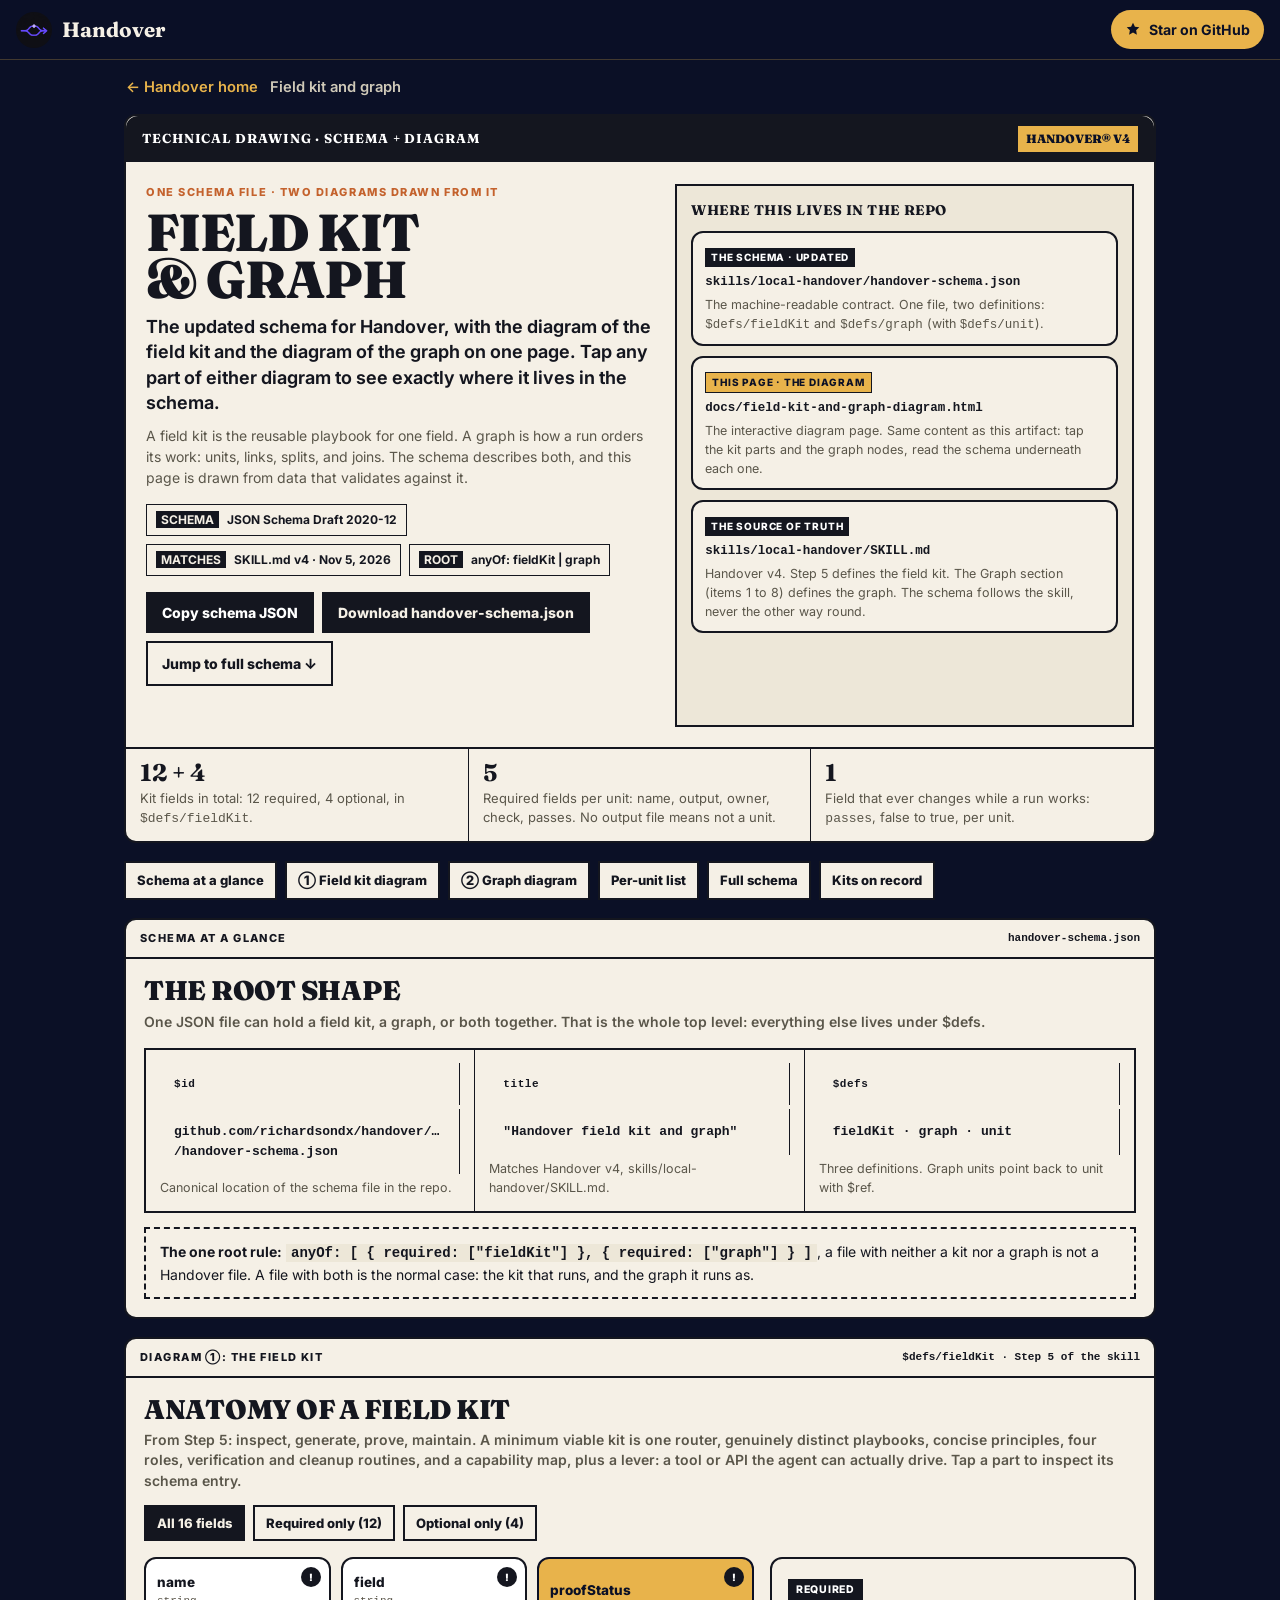
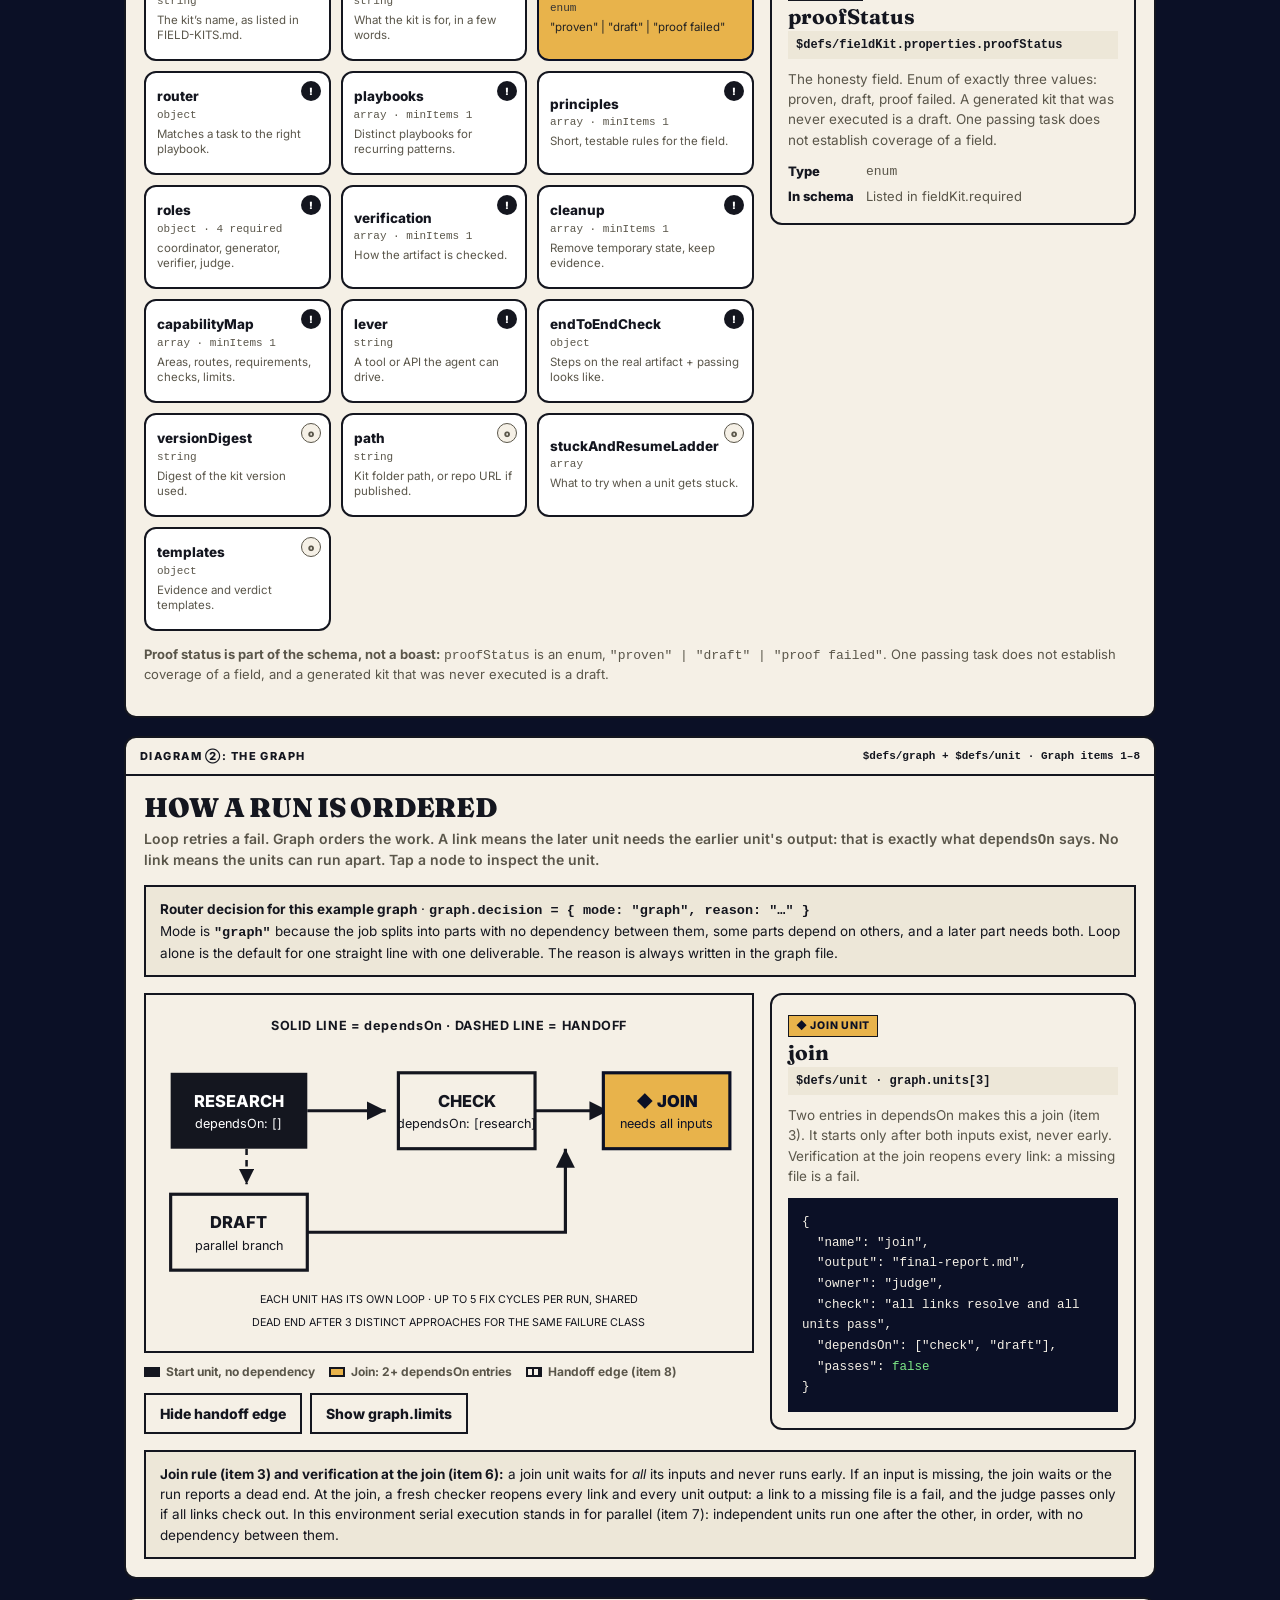
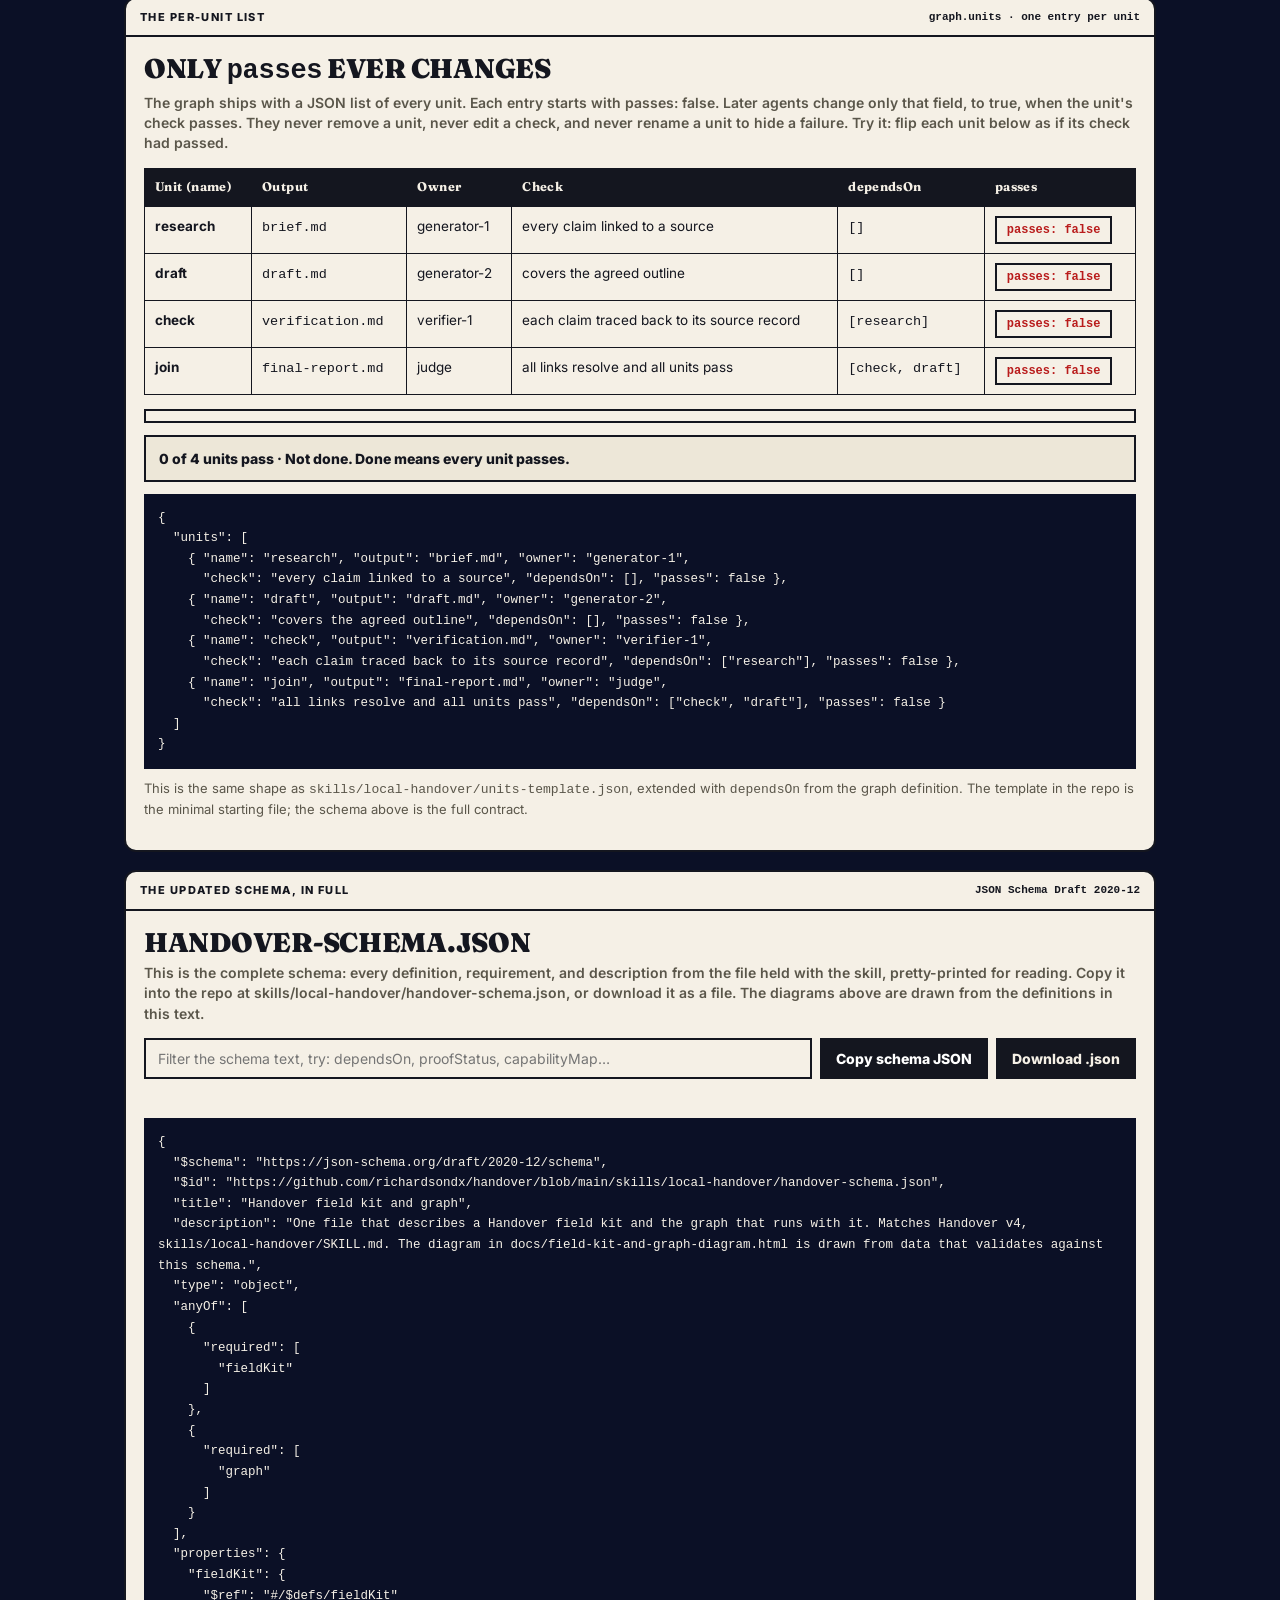
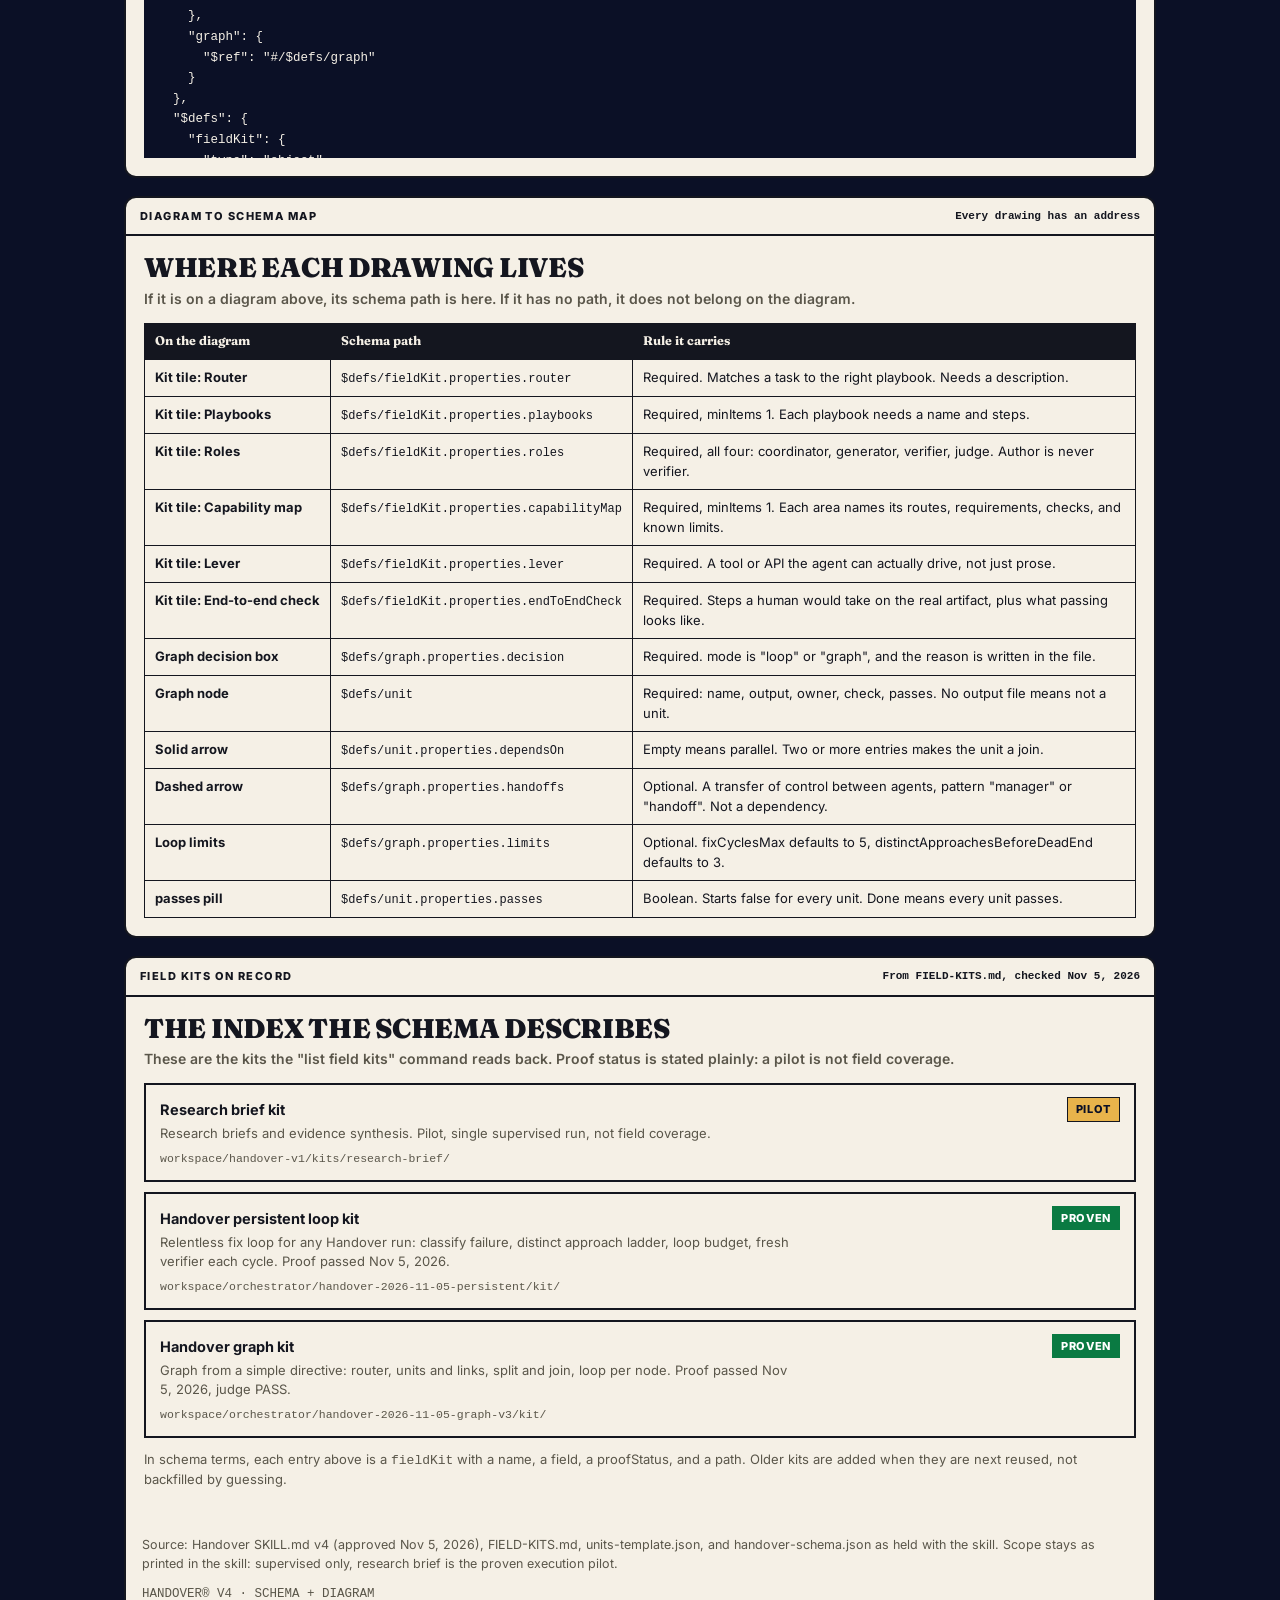
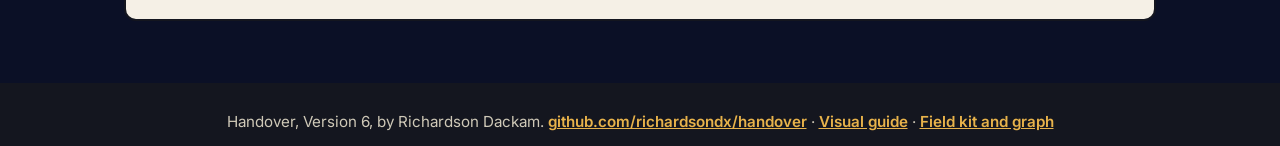
<file: website/public/field-kit.html>
<!doctype html>
<html lang="en">
<head>
<meta charset="utf-8">
<meta name="viewport" content="width=device-width, initial-scale=1, viewport-fit=cover">
<meta name="description" content="The Handover field kit and graph diagram: schema, kit parts, graph nodes, per-unit list, and the diagram to schema map.">
<meta name="color-scheme" content="light">
<link rel="canonical" href="https://handover.nshipyard.com/field-kit">
<link rel="icon" type="image/png" href="/assets/favicon.png">
<meta name="theme-color" content="#0B1026">
<meta property="og:type" content="website">
<meta property="og:site_name" content="Handover">
<meta property="og:url" content="https://handover.nshipyard.com/field-kit">
<meta property="og:title" content="Handover Field Kit and Graph Diagram">
<meta property="og:description" content="The Handover field kit and graph diagram: schema, kit parts, graph nodes, per-unit list, and the diagram to schema map.">
<meta property="og:image" content="https://handover.nshipyard.com/assets/hero-hermes.jpg">
<meta property="og:image:width" content="1344">
<meta property="og:image:height" content="752">
<meta property="og:image:alt" content="Hermes flying through a night sky carrying a glowing sealed scroll.">
<meta name="twitter:card" content="summary_large_image">
<meta name="twitter:title" content="Handover Field Kit and Graph Diagram">
<meta name="twitter:description" content="The Handover field kit and graph diagram: schema, kit parts, graph nodes, per-unit list, and the diagram to schema map.">
<meta name="twitter:image" content="https://handover.nshipyard.com/assets/hero-hermes.jpg">
<meta name="twitter:image:alt" content="Hermes flying through a night sky carrying a glowing sealed scroll.">
<title>Handover Field Kit and Graph Diagram</title>
<link rel="preconnect" href="https://fonts.googleapis.com">
<link href="https://fonts.googleapis.com/css2?family=Fraunces:opsz,wght@9..144,600;9..144,700&family=Inter:wght@400;500;600;700&display=swap" rel="stylesheet">
<style>
:root{
  --paper:#F5F0E6; --paper2:#0B1026; --ink:#14161F; --muted:#5A564A; --line:#14161F; --card:#FFFFFF; --soft:#EDE7D8;
  --blue:#14161F; --blue-ink:#ffffff; --yellow:#E8B34B; --yellow-ink:#14161F;
  --good:#0a7a42; --bad:#b91c1c; --terra:#C4622D; --gold:#E8B34B; --night:#0B1026; --marble:#F5F0E6; --warn:#C4622D; --code-bg:#0B1026; --code-ink:#F5F0E6; --code-pass:#7ee787; --code-key:#E8B34B;
}

*{box-sizing:border-box}
html{scroll-behavior:smooth}
body{margin:0;background:var(--paper2);color:var(--ink);font-family:"Inter",system-ui,-apple-system,Segoe UI,Roboto,Helvetica,Arial,sans-serif;line-height:1.5}
.mono{font-family:ui-monospace,"SF Mono",Menlo,Consolas,monospace}
.wrap{max-width:1060px;margin:0 auto;padding:16px 14px 44px}
.sheet{background:var(--paper);border:2.5px solid var(--line);margin-bottom:18px}
.sheet-head{display:flex;justify-content:space-between;gap:10px;flex-wrap:wrap;border-bottom:2.5px solid var(--line);padding:10px 14px;font-size:11px;letter-spacing:.13em;text-transform:uppercase;font-weight:800}
.sheet-head span:last-child{font-family:ui-monospace,"SF Mono",Menlo,Consolas,monospace;letter-spacing:0;text-transform:none;font-weight:600}
.section-pad{padding:18px}
h1{font-family:"Fraunces",Georgia,serif;font-weight:900;font-size:52px;line-height:.92;letter-spacing:-.02em;margin:8px 0 10px;text-transform:uppercase}
h2{font-family:"Fraunces",Georgia,serif;font-weight:900;font-size:27px;line-height:1.02;margin:0;text-transform:uppercase;letter-spacing:-.01em}
h2 small{display:block;font-family:"Inter",system-ui,sans-serif;font-weight:600;text-transform:none;font-size:14px;color:var(--muted);margin-top:7px;letter-spacing:0;line-height:1.45}
.kicker{font-size:11px;letter-spacing:.14em;text-transform:uppercase;font-weight:800;color:var(--blue)}
.lede{font-size:18px;line-height:1.4;font-weight:650;max-width:560px;margin:0}
.sub{color:var(--muted);font-size:14px;margin-top:10px;max-width:560px}
.btn{appearance:none;border:2px solid var(--line);background:var(--ink);color:var(--paper);font-weight:800;padding:10px 14px;cursor:pointer;font-size:14px;font-family:inherit}
.btn.secondary{background:var(--paper);color:var(--ink)}
.btn.blue{background:var(--blue);border-color:var(--blue);color:#fff}
.btn:active{transform:translateY(1px)}
.btn:focus-visible,.tile:focus-visible,.node-g:focus-visible,.tab:focus-visible{outline:3px solid var(--yellow);outline-offset:2px}

/* COVER */
.cover-bar{background:var(--blue);color:#fff;display:flex;justify-content:space-between;align-items:center;gap:10px;padding:10px 16px;flex-wrap:wrap}
.cover-bar b{font-family:"Fraunces",Georgia,serif;letter-spacing:.07em;font-size:13px}
.cover-bar i{background:var(--yellow);color:#0B1026;font-style:normal;font-weight:900;padding:4px 8px;font-family:"Fraunces",Georgia,serif;font-size:12px}
.cover-main{padding:22px 20px 20px;display:grid;grid-template-columns:1.05fr .95fr;gap:22px}
.meta{display:flex;flex-wrap:wrap;gap:8px;margin-top:16px}
.meta span{border:1.8px solid var(--line);padding:6px 9px;font-size:12px;font-weight:700}
.meta span b{background:var(--ink);color:var(--paper);padding:1px 5px;margin-right:5px}
.files{border:2px solid var(--line);background:var(--soft);padding:14px}
.files h3{margin:0 0 10px;font-family:"Fraunces",Georgia,serif;font-size:14px;text-transform:uppercase;letter-spacing:.04em}
.file-row{border:2px solid var(--line);background:var(--paper);padding:10px 12px;margin-bottom:10px}
.file-row:last-child{margin-bottom:0}
.file-row .path{font-family:ui-monospace,"SF Mono",Menlo,Consolas,monospace;font-size:12.5px;font-weight:600;word-break:break-all}
.file-row p{margin:4px 0 0;font-size:12.5px;color:var(--muted)}
.file-row .tag{display:inline-block;background:var(--blue);color:#fff;font-size:10px;font-weight:800;letter-spacing:.08em;padding:2px 6px;margin-bottom:6px}
.file-row .tag.y{background:var(--yellow);color:#0B1026;border:1.5px solid var(--line)}
.cover-foot{display:grid;grid-template-columns:repeat(3,1fr);border-top:2.5px solid var(--line)}
.cover-foot div{padding:12px 14px;border-right:1.5px solid var(--line)}
.cover-foot div:last-child{border-right:none}
.cover-foot strong{font-family:"Fraunces",Georgia,serif;font-size:24px;display:block;line-height:1}
.cover-foot p{margin:4px 0 0;font-size:13px;color:var(--muted)}

/* NAV + TABS */
.nav{display:flex;gap:8px;flex-wrap:wrap;margin:0 0 18px;position:sticky;top:10px;z-index:6}
.nav a,.tab{background:var(--paper);border:2px solid var(--line);color:var(--ink);text-decoration:none;font-weight:800;font-size:13px;padding:8px 11px;cursor:pointer;font-family:inherit}
.nav a:hover{background:var(--yellow);color:#0B1026}
.tabs{display:flex;gap:8px;flex-wrap:wrap;margin-top:14px}
.tab.active{background:var(--ink);color:var(--paper)}

/* SCHEMA GLANCE */
.glance{display:grid;grid-template-columns:repeat(3,1fr);gap:0;border:2px solid var(--line);margin-top:16px}
.glance div{padding:13px 14px;border-right:1.5px solid var(--line)}
.glance div:last-child{border-right:none}
.glance .k{font-family:ui-monospace,"SF Mono",Menlo,Consolas,monospace;font-size:11px;font-weight:700;color:var(--blue);letter-spacing:.05em}
.glance .v{font-family:ui-monospace,"SF Mono",Menlo,Consolas,monospace;font-size:13px;font-weight:600;margin-top:4px;word-break:break-word}
.glance p{margin:5px 0 0;font-size:12.5px;color:var(--muted)}
.rule{margin-top:14px;border:2px dashed var(--line);padding:12px 14px;font-size:14px}
.rule code{font-family:ui-monospace,"SF Mono",Menlo,Consolas,monospace;font-weight:700;background:var(--soft);padding:1px 5px}

/* KIT DIAGRAM */
.kit-layout{display:grid;grid-template-columns:1.25fr .75fr;gap:16px;margin-top:16px;align-items:start}
.tiles{display:grid;grid-template-columns:repeat(3,1fr);gap:10px}
.tile{appearance:none;text-align:left;border:2px solid var(--line);background:var(--card);color:var(--ink);padding:11px;cursor:pointer;font-family:inherit;position:relative;min-height:104px}
.tile:hover{border-color:var(--blue)}
.tile.sel{background:var(--yellow);color:#0B1026;border-color:#0B1026}
.tile .tname{font-weight:800;font-size:13.5px;line-height:1.2;display:block;padding-right:22px}
.tile .ttype{font-family:ui-monospace,"SF Mono",Menlo,Consolas,monospace;font-size:11px;color:var(--muted);display:block;margin-top:4px}
.tile.sel .ttype{color:#333}
.tile .req{position:absolute;top:8px;right:8px;width:20px;height:20px;border-radius:50%;background:var(--blue);color:#fff;display:grid;place-items:center;font-size:10px;font-weight:900}
.tile .req.opt{background:var(--paper);color:var(--muted);border:1.5px solid var(--muted)}
.tile .tdesc{font-size:11.5px;color:var(--muted);display:block;margin-top:6px;line-height:1.35}
.tile.sel .tdesc{color:#222}
.detail{border:2.5px solid var(--line);padding:16px;background:var(--paper);position:sticky;top:64px}
.detail h3{margin:4px 0 4px;font-family:"Fraunces",Georgia,serif;font-size:21px;line-height:1.05}
.detail .path{font-family:ui-monospace,"SF Mono",Menlo,Consolas,monospace;font-size:12px;font-weight:600;background:var(--soft);padding:5px 8px;display:block;word-break:break-all}
.detail p{font-size:13.5px;color:var(--muted);margin:10px 0 0}
.detail dl{margin:12px 0 0;display:grid;grid-template-columns:auto 1fr;gap:6px 12px;font-size:13px}
.detail dt{font-weight:800}
.detail dd{margin:0;color:var(--muted)}
.badge{display:inline-block;font-size:10.5px;font-weight:800;letter-spacing:.07em;padding:2px 7px;border:1.5px solid var(--line)}
.badge.req-b{background:var(--blue);color:#fff;border-color:var(--blue)}
.badge.opt-b{background:var(--paper);color:var(--muted)}

/* GRAPH DIAGRAM */
.graph-layout{display:grid;grid-template-columns:1.25fr .75fr;gap:16px;margin-top:16px;align-items:start}
.graph-box{border:2px solid var(--line);padding:12px;background:var(--paper)}
.graph-box svg{width:100%;height:auto;display:block}
.node-g{cursor:pointer}
.node-g rect{transition:fill .15s}
.decision{border:2px solid var(--line);background:var(--soft);padding:12px 14px;margin-top:14px;font-size:13.5px}
.decision code{font-family:ui-monospace,"SF Mono",Menlo,Consolas,monospace;font-weight:700}
.controls{display:flex;gap:8px;flex-wrap:wrap;margin-top:12px}
.code{background:var(--code-bg);color:var(--code-ink);padding:14px;font-family:ui-monospace,"SF Mono",Menlo,Consolas,monospace;font-size:12.5px;line-height:1.65;white-space:pre-wrap;word-break:break-word;margin-top:12px;max-height:520px;overflow:auto}
.code .pass{color:var(--code-pass)}
.legend{display:flex;gap:14px;flex-wrap:wrap;font-size:12px;font-weight:700;margin-top:10px;color:var(--muted)}
.legend span{display:flex;align-items:center;gap:6px}
.sw{width:16px;height:10px;border:2px solid var(--line);display:inline-block}
.sw.solid{background:var(--blue)} .sw.dash{background:repeating-linear-gradient(90deg,var(--paper) 0 4px,var(--ink) 4px 6px)} .sw.join{background:var(--yellow)}

/* UNIT LIST */
.units-table{width:100%;border-collapse:collapse;margin-top:14px;font-size:13.5px}
.units-table th,.units-table td{border:1.5px solid var(--line);padding:9px 10px;text-align:left;vertical-align:top}
.units-table th{background:var(--ink);color:var(--paper);font-family:"Fraunces",Georgia,serif;font-size:12.5px;letter-spacing:.03em}
.pill{appearance:none;border:2px solid var(--line);font-family:ui-monospace,"SF Mono",Menlo,Consolas,monospace;font-size:12px;font-weight:700;padding:5px 10px;cursor:pointer;background:var(--paper);color:var(--bad)}
.pill.on{background:var(--good);border-color:var(--good);color:#fff}
.progress{height:14px;border:2px solid var(--line);margin-top:14px;background:var(--paper)}
.progress i{display:block;height:100%;background:var(--good);width:0%;transition:width .3s}
.done-banner{margin-top:12px;padding:11px 13px;font-weight:800;font-size:14px;border:2px solid var(--line);background:var(--soft)}
.done-banner.done{background:var(--yellow);color:#0B1026}

/* MAP TABLE */
table.map{width:100%;border-collapse:collapse;margin-top:14px;font-size:13px}
table.map th,table.map td{border:1.5px solid var(--line);padding:8px 10px;text-align:left;vertical-align:top}
table.map th{background:var(--ink);color:var(--paper);font-family:"Fraunces",Georgia,serif;font-size:12.5px}
table.map td:first-child{font-weight:700;white-space:nowrap}
table.map code{font-family:ui-monospace,"SF Mono",Menlo,Consolas,monospace;font-size:12px}

/* KITS LIST */
.kitlist{list-style:none;margin:14px 0 0;padding:0}
.kitlist li{border:2px solid var(--line);padding:12px 14px;margin-bottom:10px;display:flex;justify-content:space-between;gap:12px;flex-wrap:wrap;align-items:flex-start}
.kitlist b{font-size:14.5px}
.kitlist p{margin:3px 0 0;font-size:13px;color:var(--muted);max-width:640px}
.kitlist .mono{font-size:11.5px;color:var(--muted);word-break:break-all}
.status{font-size:11px;font-weight:800;letter-spacing:.06em;padding:3px 8px;border:1.5px solid var(--line);white-space:nowrap}
.status.proven{background:var(--good);color:#fff;border-color:var(--good)}
.status.pilot{background:var(--yellow);color:#0B1026}

.footer{padding:15px 16px;font-size:12.5px;color:var(--muted);display:flex;justify-content:space-between;gap:12px;flex-wrap:wrap}
.note{font-size:13px;color:var(--muted)}
.search-row{display:flex;gap:8px;flex-wrap:wrap;margin-top:14px}
.search-row input{flex:1 1 220px;border:2px solid var(--line);padding:10px 12px;font-size:14px;font-family:inherit;background:var(--paper);color:var(--ink)}

@media(max-width:860px){
  h1{font-size:40px}
  .cover-main,.kit-layout,.graph-layout{grid-template-columns:1fr}
  .detail{position:static}
  .glance{grid-template-columns:1fr}
  .glance div{border-right:none;border-bottom:1.5px solid var(--line)}
  .glance div:last-child{border-bottom:none}
  .cover-foot{grid-template-columns:1fr}
  .cover-foot div{border-right:none;border-bottom:1.5px solid var(--line)}
  .cover-foot div:last-child{border-bottom:none}
  .tiles{grid-template-columns:repeat(2,1fr)}
  .units-table thead{display:none}
  .units-table,.units-table tbody,.units-table tr,.units-table td{display:block;width:100%}
  .units-table tr{border:2px solid var(--line);margin-bottom:10px}
  .units-table td{border:none;border-bottom:1px dashed var(--muted)}
  .units-table td:last-child{border-bottom:none}
  .units-table td::before{content:attr(data-l);display:block;font-size:10.5px;font-weight:800;letter-spacing:.08em;text-transform:uppercase;color:var(--muted);margin-bottom:2px}
  table.map td:first-child{white-space:normal}
}
@media(max-width:430px){ .tiles{grid-template-columns:1fr} }
@media (prefers-reduced-motion: reduce){ .progress i{transition:none} html{scroll-behavior:auto} }
</style>
<style>
/* Hermes site chrome, added when this guide joined the landing site. */
body{font-family:"Inter",system-ui,-apple-system,"Segoe UI",Roboto,Helvetica,Arial,sans-serif}
h1,h2,h3,h4{font-family:"Fraunces",Georgia,serif}
.site-header{position:sticky;top:0;z-index:50;height:60px;display:flex;align-items:center;justify-content:space-between;padding:0 16px;background:rgba(11,16,38,.92);border-bottom:1px solid rgba(232,179,75,.25);color:#F5F0E6}
.brand{display:flex;align-items:center;gap:10px;text-decoration:none;color:#F5F0E6}
.brand-mark{width:36px;height:36px;border-radius:50%}
.brand-name{font-family:"Fraunces",Georgia,serif;font-size:1.3rem;font-weight:700}
.btn-star{display:inline-flex;align-items:center;gap:8px;padding:9px 14px;border-radius:999px;background:#E8B34B;color:#0B1026;font-weight:700;font-size:.88rem;text-decoration:none}
.guide-crumb{max-width:1060px;margin:0 auto;padding:16px 16px 0;display:flex;gap:12px;align-items:center;font-size:.92rem;font-weight:600}
.guide-crumb a{color:#E8B34B;text-decoration:none}
.guide-crumb span{color:#CFC9B8}
.site-footer{background:#14161F;color:#CFC9B8;padding:28px 20px;text-align:center;font-size:.95rem}
.site-footer p{margin:0}
.site-footer a{color:#E8B34B;font-weight:600}
.kicker{color:#C4622D}
.nav{top:70px}
.detail{top:76px}
.part,.newitem,.outcome,.compare-card,.detail,.loop-box,.graph-svg,.file-row,.tile{border-radius:12px}
.cover-bar{border-radius:12px 12px 0 0}
.sheet{border-radius:12px}
@media (max-width:820px){.nav{top:60px}}
</style>
</head>
<body>
<header class="site-header">
  <a aria-label='Handover, back to home' class='brand' href='/'>
    <img class="brand-mark" src="assets/handover-icon-dark.png" width="36" height="36" alt="Handover logo">
    <span class="brand-name">Handover</span>
  </a>
  <a class="btn-star" href="https://github.com/richardsondx/handover" target="_blank" rel="noopener"><svg class="icon-star" viewBox="0 0 24 24" width="16" height="16" aria-hidden="true"><path fill="currentColor" d="M12 2.6l2.9 5.9 6.5.9-4.7 4.6 1.1 6.5L12 17.4l-5.8 3.1 1.1-6.5L2.6 9.4l6.5-.9L12 2.6z"/></svg> Star on GitHub</a>
</header>
<nav class="guide-crumb" aria-label="Breadcrumb"><a href='/'>&larr; Handover home</a><span>Field kit and graph</span></nav>

<div class="wrap">

  <!-- COVER -->
  <section class="sheet">
    <div class="cover-bar"><b>TECHNICAL DRAWING · SCHEMA + DIAGRAM</b><i>HANDOVER® V4</i></div>
    <div class="cover-main">
      <div>
        <div class="kicker">One schema file · Two diagrams drawn from it</div>
        <h1>Field Kit<br>&amp; Graph</h1>
        <p class="lede">The updated schema for Handover, with the diagram of the field kit and the diagram of the graph on one page. Tap any part of either diagram to see exactly where it lives in the schema.</p>
        <p class="sub">A field kit is the reusable playbook for one field. A graph is how a run orders its work: units, links, splits, and joins. The schema describes both, and this page is drawn from data that validates against it.</p>
        <div class="meta">
          <span><b>SCHEMA</b> JSON Schema Draft 2020-12</span>
          <span><b>MATCHES</b> SKILL.md v4 · Nov 5, 2026</span>
          <span><b>ROOT</b> anyOf: fieldKit | graph</span>
        </div>
        <div style="display:flex;gap:8px;flex-wrap:wrap;margin-top:16px">
          <button class="btn blue" id="copyTop">Copy schema JSON</button>
          <button class="btn" id="downloadTop">Download handover-schema.json</button>
          <a class="btn secondary" href="#full-schema" style="text-decoration:none;display:inline-block">Jump to full schema ↓</a>
        </div>
        <p class="note" id="copyMsg" role="status" style="margin-top:8px;min-height:20px"></p>
      </div>
      <div class="files" aria-label="Where the files live in the repo">
        <h3>Where this lives in the repo</h3>
        <div class="file-row">
          <span class="tag">THE SCHEMA · UPDATED</span>
          <div class="path">skills/local-handover/handover-schema.json</div>
          <p>The machine-readable contract. One file, two definitions: <span class="mono">$defs/fieldKit</span> and <span class="mono">$defs/graph</span> (with <span class="mono">$defs/unit</span>).</p>
        </div>
        <div class="file-row">
          <span class="tag y">THIS PAGE · THE DIAGRAM</span>
          <div class="path">docs/field-kit-and-graph-diagram.html</div>
          <p>The interactive diagram page. Same content as this artifact: tap the kit parts and the graph nodes, read the schema underneath each one.</p>
        </div>
        <div class="file-row">
          <span class="tag">THE SOURCE OF TRUTH</span>
          <div class="path">skills/local-handover/SKILL.md</div>
          <p>Handover v4. Step 5 defines the field kit. The Graph section (items 1 to 8) defines the graph. The schema follows the skill, never the other way round.</p>
        </div>
      </div>
    </div>
    <div class="cover-foot">
      <div><strong>12 + 4</strong><p>Kit fields in total: 12 required, 4 optional, in <span class="mono">$defs/fieldKit</span>.</p></div>
      <div><strong>5</strong><p>Required fields per unit: name, output, owner, check, passes. No output file means not a unit.</p></div>
      <div><strong>1</strong><p>Field that ever changes while a run works: <span class="mono">passes</span>, false to true, per unit.</p></div>
    </div>
  </section>

  <nav class="nav" aria-label="Sections">
    <a href="#glance">Schema at a glance</a><a href="#kit">① Field kit diagram</a><a href="#graph">② Graph diagram</a><a href="#units">Per-unit list</a><a href="#full-schema">Full schema</a><a href="#kits">Kits on record</a>
  </nav>

  <!-- GLANCE -->
  <section class="sheet" id="glance">
    <div class="sheet-head"><span>Schema at a glance</span><span>handover-schema.json</span></div>
    <div class="section-pad">
      <h2>The root shape <small>One JSON file can hold a field kit, a graph, or both together. That is the whole top level: everything else lives under $defs.</small></h2>
      <div class="glance">
        <div><div class="k">$id</div><div class="v">github.com/richardsondx/handover/…/handover-schema.json</div><p>Canonical location of the schema file in the repo.</p></div>
        <div><div class="k">title</div><div class="v">"Handover field kit and graph"</div><p>Matches Handover v4, skills/local-handover/SKILL.md.</p></div>
        <div><div class="k">$defs</div><div class="v">fieldKit · graph · unit</div><p>Three definitions. Graph units point back to unit with $ref.</p></div>
      </div>
      <div class="rule"><strong>The one root rule:</strong> <code>anyOf: [ { required: ["fieldKit"] }, { required: ["graph"] } ]</code>, a file with neither a kit nor a graph is not a Handover file. A file with both is the normal case: the kit that runs, and the graph it runs as.</div>
    </div>
  </section>

  <!-- FIELD KIT DIAGRAM -->
  <section class="sheet" id="kit">
    <div class="sheet-head"><span>Diagram ①: The field kit</span><span>$defs/fieldKit · Step 5 of the skill</span></div>
    <div class="section-pad">
      <h2>Anatomy of a field kit <small>From Step 5: inspect, generate, prove, maintain. A minimum viable kit is one router, genuinely distinct playbooks, concise principles, four roles, verification and cleanup routines, and a capability map, plus a lever: a tool or API the agent can actually drive. Tap a part to inspect its schema entry.</small></h2>
      <div class="tabs" role="tablist" aria-label="Kit filter">
        <button class="tab active" data-filter="all">All 16 fields</button>
        <button class="tab" data-filter="required">Required only (12)</button>
        <button class="tab" data-filter="optional">Optional only (4)</button>
      </div>
      <div class="kit-layout">
        <div class="tiles" id="kitTiles"></div>
        <aside class="detail" id="kitDetail" aria-live="polite"></aside>
      </div>
      <p class="note" style="margin-top:14px"><strong>Proof status is part of the schema, not a boast:</strong> <span class="mono">proofStatus</span> is an enum, <span class="mono">"proven" | "draft" | "proof failed"</span>. One passing task does not establish coverage of a field, and a generated kit that was never executed is a draft.</p>
    </div>
  </section>

  <!-- GRAPH DIAGRAM -->
  <section class="sheet" id="graph">
    <div class="sheet-head"><span>Diagram ②: The graph</span><span>$defs/graph + $defs/unit · Graph items 1–8</span></div>
    <div class="section-pad">
      <h2>How a run is ordered <small>Loop retries a fail. Graph orders the work. A link means the later unit needs the earlier unit's output: that is exactly what <span class="mono">dependsOn</span> says. No link means the units can run apart. Tap a node to inspect the unit.</small></h2>

      <div class="decision">
        <strong>Router decision for this example graph</strong> · <code>graph.decision = { mode: "graph", reason: "…" }</code><br>
        Mode is <code>"graph"</code> because the job splits into parts with no dependency between them, some parts depend on others, and a later part needs both. Loop alone is the default for one straight line with one deliverable. The reason is always written in the graph file.
      </div>

      <div class="graph-layout">
        <div>
          <div class="graph-box">
            <svg viewBox="0 0 460 262" role="img" aria-label="Graph diagram: Research and Draft run apart, Check needs Research, Join needs Check and Draft">
              <defs><marker id="arr" markerWidth="8" markerHeight="8" refX="6" refY="3" orient="auto"><path d="M0,0 L6,3 L0,6 Z" fill="currentColor"/></marker></defs>
              <text x="230" y="18" text-anchor="middle" font-size="10" letter-spacing="0.5" fill="currentColor" font-weight="700">SOLID LINE = dependsOn · DASHED LINE = HANDOFF</text>
              <!-- edges -->
              <line x1="118" y1="82" x2="180" y2="82" stroke="currentColor" stroke-width="2.5" marker-end="url(#arr)"/>
              <line x1="298" y1="82" x2="356" y2="82" stroke="currentColor" stroke-width="2.5" marker-end="url(#arr)"/>
              <path d="M118 178 L 322 178 L 322 112" fill="none" stroke="currentColor" stroke-width="2.5" marker-end="url(#arr)"/>
              <path d="M70 112 L 70 140" fill="none" stroke="currentColor" stroke-width="2" stroke-dasharray="5 4" marker-end="url(#arr)"/>
              <!-- nodes -->
              <g class="node-g" data-node="research" tabindex="0" role="button" aria-label="Unit: research">
                <rect x="10" y="52" width="108" height="60" fill="#14161F"/>
                <text x="64" y="79" text-anchor="middle" fill="#ffffff" font-weight="800" font-size="13">RESEARCH</text>
                <text x="64" y="96" text-anchor="middle" fill="#ffffff" font-size="10">dependsOn: []</text>
              </g>
              <g class="node-g" data-node="draft" tabindex="0" role="button" aria-label="Unit: draft">
                <rect x="10" y="148" width="108" height="60" fill="var(--paper)" stroke="currentColor" stroke-width="2.5"/>
                <text x="64" y="175" text-anchor="middle" font-weight="800" font-size="13" fill="currentColor">DRAFT</text>
                <text x="64" y="192" text-anchor="middle" font-size="10" fill="currentColor">parallel branch</text>
              </g>
              <g class="node-g" data-node="check" tabindex="0" role="button" aria-label="Unit: check">
                <rect x="190" y="52" width="108" height="60" fill="var(--paper)" stroke="currentColor" stroke-width="2.5"/>
                <text x="244" y="79" text-anchor="middle" font-weight="800" font-size="13" fill="currentColor">CHECK</text>
                <text x="244" y="96" text-anchor="middle" font-size="10" fill="currentColor">dependsOn: [research]</text>
              </g>
              <g class="node-g" data-node="join" tabindex="0" role="button" aria-label="Unit: join">
                <rect x="352" y="52" width="100" height="60" fill="#E8B34B" stroke="#0B1026" stroke-width="2.5"/>
                <text x="402" y="79" text-anchor="middle" font-weight="900" font-size="13" fill="#0B1026">◆ JOIN</text>
                <text x="402" y="96" text-anchor="middle" font-size="10" fill="#0B1026">needs all inputs</text>
              </g>
              <text x="230" y="234" text-anchor="middle" font-size="8.5" fill="currentColor">EACH UNIT HAS ITS OWN LOOP · UP TO 5 FIX CYCLES PER RUN, SHARED</text>
              <text x="230" y="252" text-anchor="middle" font-size="8.5" fill="currentColor">DEAD END AFTER 3 DISTINCT APPROACHES FOR THE SAME FAILURE CLASS</text>
            </svg>
          </div>
          <div class="legend">
            <span><span class="sw solid"></span> Start unit, no dependency</span>
            <span><span class="sw join"></span> Join: 2+ dependsOn entries</span>
            <span><span class="sw dash"></span> Handoff edge (item 8)</span>
          </div>
          <div class="controls">
            <button class="btn secondary" id="toggleHandoffs">Hide handoff edge</button>
            <button class="btn secondary" id="showLimits">Show graph.limits</button>
          </div>
          <div class="code" id="graphCode" style="display:none"></div>
        </div>
        <aside class="detail" id="nodeDetail" aria-live="polite"></aside>
      </div>

      <div class="decision" style="margin-top:16px">
        <strong>Join rule (item 3) and verification at the join (item 6):</strong> a join unit waits for <em>all</em> its inputs and never runs early. If an input is missing, the join waits or the run reports a dead end. At the join, a fresh checker reopens every link and every unit output: a link to a missing file is a fail, and the judge passes only if all links check out. In this environment serial execution stands in for parallel (item 7): independent units run one after the other, in order, with no dependency between them.
      </div>
    </div>
  </section>

  <!-- PER-UNIT LIST -->
  <section class="sheet" id="units">
    <div class="sheet-head"><span>The per-unit list</span><span>graph.units · one entry per unit</span></div>
    <div class="section-pad">
      <h2>Only <span class="mono" style="text-transform:none">passes</span> ever changes <small>The graph ships with a JSON list of every unit. Each entry starts with passes: false. Later agents change only that field, to true, when the unit's check passes. They never remove a unit, never edit a check, and never rename a unit to hide a failure. Try it: flip each unit below as if its check had passed.</small></h2>
      <table class="units-table" aria-label="Example per-unit list">
        <thead><tr><th>Unit (name)</th><th>Output</th><th>Owner</th><th>Check</th><th>dependsOn</th><th>passes</th></tr></thead>
        <tbody id="unitRows"></tbody>
      </table>
      <div class="progress" aria-hidden="true"><i id="progBar"></i></div>
      <div class="done-banner" id="doneBanner">0 of 4 units pass · Not done. Done means every unit passes.</div>
      <div class="code" id="unitJson"></div>
      <p class="note" style="margin-top:10px">This is the same shape as <span class="mono">skills/local-handover/units-template.json</span>, extended with <span class="mono">dependsOn</span> from the graph definition. The template in the repo is the minimal starting file; the schema above is the full contract.</p>
    </div>
  </section>

  <!-- FULL SCHEMA -->
  <section class="sheet" id="full-schema">
    <div class="sheet-head"><span>The updated schema, in full</span><span>JSON Schema Draft 2020-12</span></div>
    <div class="section-pad">
      <h2>handover-schema.json <small>This is the complete schema: every definition, requirement, and description from the file held with the skill, pretty-printed for reading. Copy it into the repo at skills/local-handover/handover-schema.json, or download it as a file. The diagrams above are drawn from the definitions in this text.</small></h2>
      <div class="search-row">
        <input type="search" id="schemaSearch" placeholder="Filter the schema text, try: dependsOn, proofStatus, capabilityMap…" aria-label="Filter schema text">
        <button class="btn blue" id="copyBtn">Copy schema JSON</button>
        <button class="btn" id="downloadBtn">Download .json</button>
      </div>
      <p class="note" id="searchMsg" role="status" style="min-height:20px;margin-top:6px"></p>
      <div class="code" id="schemaView" style="max-height:640px"></div>
    </div>
  </section>

  <!-- MAP TABLE -->
  <section class="sheet" id="map">
    <div class="sheet-head"><span>Diagram to schema map</span><span>Every drawing has an address</span></div>
    <div class="section-pad">
      <h2>Where each drawing lives <small>If it is on a diagram above, its schema path is here. If it has no path, it does not belong on the diagram.</small></h2>
      <table class="map" aria-label="Mapping from diagram elements to schema paths">
        <tr><th>On the diagram</th><th>Schema path</th><th>Rule it carries</th></tr>
        <tr><td>Kit tile: Router</td><td><code>$defs/fieldKit.properties.router</code></td><td>Required. Matches a task to the right playbook. Needs a description.</td></tr>
        <tr><td>Kit tile: Playbooks</td><td><code>$defs/fieldKit.properties.playbooks</code></td><td>Required, minItems 1. Each playbook needs a name and steps.</td></tr>
        <tr><td>Kit tile: Roles</td><td><code>$defs/fieldKit.properties.roles</code></td><td>Required, all four: coordinator, generator, verifier, judge. Author is never verifier.</td></tr>
        <tr><td>Kit tile: Capability map</td><td><code>$defs/fieldKit.properties.capabilityMap</code></td><td>Required, minItems 1. Each area names its routes, requirements, checks, and known limits.</td></tr>
        <tr><td>Kit tile: Lever</td><td><code>$defs/fieldKit.properties.lever</code></td><td>Required. A tool or API the agent can actually drive, not just prose.</td></tr>
        <tr><td>Kit tile: End-to-end check</td><td><code>$defs/fieldKit.properties.endToEndCheck</code></td><td>Required. Steps a human would take on the real artifact, plus what passing looks like.</td></tr>
        <tr><td>Graph decision box</td><td><code>$defs/graph.properties.decision</code></td><td>Required. mode is "loop" or "graph", and the reason is written in the file.</td></tr>
        <tr><td>Graph node</td><td><code>$defs/unit</code></td><td>Required: name, output, owner, check, passes. No output file means not a unit.</td></tr>
        <tr><td>Solid arrow</td><td><code>$defs/unit.properties.dependsOn</code></td><td>Empty means parallel. Two or more entries makes the unit a join.</td></tr>
        <tr><td>Dashed arrow</td><td><code>$defs/graph.properties.handoffs</code></td><td>Optional. A transfer of control between agents, pattern "manager" or "handoff". Not a dependency.</td></tr>
        <tr><td>Loop limits</td><td><code>$defs/graph.properties.limits</code></td><td>Optional. fixCyclesMax defaults to 5, distinctApproachesBeforeDeadEnd defaults to 3.</td></tr>
        <tr><td>passes pill</td><td><code>$defs/unit.properties.passes</code></td><td>Boolean. Starts false for every unit. Done means every unit passes.</td></tr>
      </table>
    </div>
  </section>

  <!-- KITS ON RECORD -->
  <section class="sheet" id="kits">
    <div class="sheet-head"><span>Field kits on record</span><span>From FIELD-KITS.md, checked Nov 5, 2026</span></div>
    <div class="section-pad">
      <h2>The index the schema describes <small>These are the kits the "list field kits" command reads back. Proof status is stated plainly: a pilot is not field coverage.</small></h2>
      <ul class="kitlist">
        <li><div><b>Research brief kit</b><p>Research briefs and evidence synthesis. Pilot, single supervised run, not field coverage.</p><span class="mono">workspace/handover-v1/kits/research-brief/</span></div><span class="status pilot">PILOT</span></li>
        <li><div><b>Handover persistent loop kit</b><p>Relentless fix loop for any Handover run: classify failure, distinct approach ladder, loop budget, fresh verifier each cycle. Proof passed Nov 5, 2026.</p><span class="mono">workspace/orchestrator/handover-2026-11-05-persistent/kit/</span></div><span class="status proven">PROVEN</span></li>
        <li><div><b>Handover graph kit</b><p>Graph from a simple directive: router, units and links, split and join, loop per node. Proof passed Nov 5, 2026, judge PASS.</p><span class="mono">workspace/orchestrator/handover-2026-11-05-graph-v3/kit/</span></div><span class="status proven">PROVEN</span></li>
      </ul>
      <p class="note" style="margin-top:12px">In schema terms, each entry above is a <span class="mono">fieldKit</span> with a name, a field, a proofStatus, and a path. Older kits are added when they are next reused, not backfilled by guessing.</p>
    </div>
    <div class="footer"><span>Source: Handover SKILL.md v4 (approved Nov 5, 2026), FIELD-KITS.md, units-template.json, and handover-schema.json as held with the skill. Scope stays as printed in the skill: supervised only, research brief is the proven execution pilot.</span><span class="mono">HANDOVER® V4 · SCHEMA + DIAGRAM</span></div>
  </section>

</div>

<!-- The schema itself, verbatim. The viewer, copy, and download all read this block. -->
<script type="application/json" id="schemaData">
{
  "$schema": "https://json-schema.org/draft/2020-12/schema",
  "$id": "https://github.com/richardsondx/handover/blob/main/skills/local-handover/handover-schema.json",
  "title": "Handover field kit and graph",
  "description": "One file that describes a Handover field kit and the graph that runs with it. Matches Handover v4, skills/local-handover/SKILL.md. The diagram in docs/field-kit-and-graph-diagram.html is drawn from data that validates against this schema.",
  "type": "object",
  "anyOf": [
    { "required": ["fieldKit"] },
    { "required": ["graph"] }
  ],
  "properties": {
    "fieldKit": { "$ref": "#/$defs/fieldKit" },
    "graph": { "$ref": "#/$defs/graph" }
  },
  "$defs": {
    "fieldKit": {
      "type": "object",
      "description": "A reusable playbook for one field. From Step 5 of the v4 skill: a router, task playbooks, domain principles, role definitions, verification and cleanup routines, and a capability map, plus a lever the agent can actually drive.",
      "required": ["name", "field", "proofStatus", "router", "playbooks", "principles", "roles", "verification", "cleanup", "capabilityMap", "lever", "endToEndCheck"],
      "properties": {
        "name": { "type": "string" },
        "field": { "type": "string", "description": "What the kit is for, in a few words." },
        "proofStatus": { "type": "string", "enum": ["proven", "draft", "proof failed"] },
        "versionDigest": { "type": "string", "description": "Digest of the kit version the run used." },
        "path": { "type": "string", "description": "Kit folder path, or repo URL only if actually published there. Never invent a repo link." },
        "router": {
          "type": "object",
          "description": "Matches a task to the right playbook for the field.",
          "required": ["description"],
          "properties": {
            "description": { "type": "string" },
            "matches": { "type": "array", "items": { "type": "string" } }
          }
        },
        "playbooks": {
          "type": "array",
          "minItems": 1,
          "items": {
            "type": "object",
            "required": ["name", "steps"],
            "properties": {
              "name": { "type": "string" },
              "pattern": { "type": "string", "description": "The recurring task pattern this playbook handles." },
              "steps": { "type": "array", "minItems": 1, "items": { "type": "string" } }
            }
          }
        },
        "principles": { "type": "array", "minItems": 1, "items": { "type": "string" }, "description": "Short, testable rules for the field, not generic advice." },
        "roles": {
          "type": "object",
          "required": ["coordinator", "generator", "verifier", "judge"],
          "properties": {
            "coordinator": { "type": "string" },
            "generator": { "type": "string" },
            "verifier": { "type": "string" },
            "judge": { "type": "string" }
          }
        },
        "verification": { "type": "array", "minItems": 1, "items": { "type": "string" }, "description": "How the artifact is checked." },
        "cleanup": { "type": "array", "minItems": 1, "items": { "type": "string" }, "description": "How temporary state is removed without removing evidence." },
        "capabilityMap": {
          "type": "array",
          "minItems": 1,
          "items": {
            "type": "object",
            "required": ["area"],
            "properties": {
              "area": { "type": "string", "description": "A question type or task area the kit covers." },
              "routes": { "type": "array", "items": { "type": "string" } },
              "requirements": { "type": "array", "items": { "type": "string" } },
              "checks": { "type": "array", "items": { "type": "string" } },
              "limits": { "type": "array", "items": { "type": "string" }, "description": "Known limits for this area." }
            }
          }
        },
        "lever": { "type": "string", "description": "The tool or API the agent can actually drive, not just prose." },
        "endToEndCheck": {
          "type": "object",
          "description": "Each kit names its end to end check for the field.",
          "required": ["steps", "passingLooksLike"],
          "properties": {
            "steps": { "type": "array", "minItems": 1, "items": { "type": "string" }, "description": "The exact steps a human user would take on the real artifact." },
            "passingLooksLike": { "type": "string" }
          }
        },
        "stuckAndResumeLadder": { "type": "array", "items": { "type": "string" } },
        "templates": {
          "type": "object",
          "properties": {
            "evidence": { "type": "string" },
            "verdict": { "type": "string" }
          }
        }
      }
    },
    "graph": {
      "type": "object",
      "description": "The graph that orders the work. From the Graph section of the v4 skill. Loop is how to retry a fail. Graph is how to order the work.",
      "required": ["decision", "units"],
      "properties": {
        "decision": {
          "type": "object",
          "description": "Item 1, Router. The reason is written in the graph file.",
          "required": ["mode", "reason"],
          "properties": {
            "mode": { "type": "string", "enum": ["loop", "graph"] },
            "reason": { "type": "string" }
          }
        },
        "units": { "type": "array", "minItems": 1, "items": { "$ref": "#/$defs/unit" } },
        "limits": {
          "type": "object",
          "description": "Item 4, Loop per node. Up to 5 fix cycles per run, shared across units. Dead end for a unit only after 3 distinct approaches for the same failure class.",
          "properties": {
            "fixCyclesMax": { "type": "integer", "default": 5 },
            "distinctApproachesBeforeDeadEnd": { "type": "integer", "default": 3 }
          }
        },
        "handoffs": {
          "type": "array",
          "description": "Item 8, Handoff pattern. Agents are nodes, and handoffs are edges alongside tool calls. A handoff is a transfer of control between agents, not a dependency between units.",
          "items": {
            "type": "object",
            "required": ["from", "to", "pattern"],
            "properties": {
              "from": { "type": "string", "description": "Name of the unit the agent hands off from." },
              "to": { "type": "string", "description": "Name of the unit the agent hands off to." },
              "pattern": { "type": "string", "enum": ["manager", "handoff"] }
            }
          }
        }
      }
    },
    "unit": {
      "type": "object",
      "description": "Item 2, Units and links. Each unit has one output file or folder, one owner, one check. A unit with no output file is not a unit.",
      "required": ["name", "output", "owner", "check", "passes"],
      "properties": {
        "name": { "type": "string" },
        "output": { "type": "string", "description": "One output file or folder." },
        "owner": { "type": "string" },
        "check": { "type": "string" },
        "dependsOn": {
          "type": "array",
          "items": { "type": "string" },
          "default": [],
          "description": "Names of units this unit needs. A link means the later unit needs the earlier unit output. No entries means parallel. Two or more entries makes this unit a join: it starts only after all of them exist, and never runs early."
        },
        "passes": { "type": "boolean", "description": "The unit's status. Starts as failing (false) for every unit. Only this field changes as the work runs. Done means every unit passes." }
      }
    }
  }
}
</script>

<script>
var schemaText = document.getElementById('schemaData').textContent.trim();
var schemaObj = JSON.parse(schemaText);
var schemaPretty = JSON.stringify(schemaObj, null, 2);

/* ---------- Field kit tiles ---------- */
var kitFields = [
  {key:'name', type:'string', req:true, short:'The kit\u2019s name, as listed in FIELD-KITS.md.', desc:'Top-level identity. The "list field kits" command reads kits back by this name, with proof status and link.'},
  {key:'field', type:'string', req:true, short:'What the kit is for, in a few words.', desc:'Schema description, verbatim: "What the kit is for, in a few words." One field per kit. A kit for one field never claims coverage of another.'},
  {key:'proofStatus', type:'enum', req:true, short:'"proven" | "draft" | "proof failed"', desc:'The honesty field. Enum of exactly three values: proven, draft, proof failed. A generated kit that was never executed is a draft. One passing task does not establish coverage of a field.'},
  {key:'router', type:'object', req:true, short:'Matches a task to the right playbook.', desc:'Requires a description. Optional matches list names the task shapes it routes. Without a router, a kit is a pile of playbooks with no way in.'},
  {key:'playbooks', type:'array · minItems 1', req:true, short:'Distinct playbooks for recurring patterns.', desc:'Each playbook requires a name and steps (minItems 1), with an optional pattern describing the recurring task it handles. Playbooks must be genuinely distinct, not generated inventory.'},
  {key:'principles', type:'array · minItems 1', req:true, short:'Short, testable rules for the field.', desc:'Schema description, verbatim: "Short, testable rules for the field, not generic advice." Concise principles are part of the minimum viable kit in Step 5.'},
  {key:'roles', type:'object · 4 required', req:true, short:'coordinator, generator, verifier, judge.', desc:'All four role fields are required strings. The separation is the point: the author is never the verifier, and the judge runs in a fresh context and cannot convert a gap into a pass.'},
  {key:'verification', type:'array · minItems 1', req:true, short:'How the artifact is checked.', desc:'The kit\u2019s verification routines. In Step 4 terms: deterministic checks first where available, claim-to-source checks at the coverage stated in the predicate, known-bad artifacts must be rejected.'},
  {key:'cleanup', type:'array · minItems 1', req:true, short:'Remove temporary state, keep evidence.', desc:'Schema description, verbatim: "How temporary state is removed without removing evidence." Skill rule: kill only what the run started, never the evidence.'},
  {key:'capabilityMap', type:'array · minItems 1', req:true, short:'Areas, routes, requirements, checks, limits.', desc:'Each entry requires an area: a question type or task area the kit covers. Optional routes, requirements, and checks, plus limits for known limits. The v1 research map connects question types like comparison or fact check to search routes and source requirements.'},
  {key:'lever', type:'string', req:true, short:'A tool or API the agent can drive.', desc:'Step 5, verbatim in spirit: every kit needs a lever, not just prose: a tool or API the agent can actually drive, plus a map of the domain it operates on, the way a code kit needs a CLI plus a feature map.'},
  {key:'endToEndCheck', type:'object', req:true, short:'Steps on the real artifact + passing looks like.', desc:'Requires steps and passingLooksLike. Steps are the exact steps a human user would take on the real artifact. Proof is end to end on the real artifact, not only a unit check.'},
  {key:'versionDigest', type:'string', req:false, short:'Digest of the kit version used.', desc:'Optional. The Stage 1 package names the kit and its version digest for a proven kit (Case A). A verdict is tied to a digest of the artifact checked.'},
  {key:'path', type:'string', req:false, short:'Kit folder path, or repo URL if published.', desc:'Optional. Schema description, verbatim: "Kit folder path, or repo URL only if actually published there. Never invent a repo link." Publishing a kit is a separate gated action.'},
  {key:'stuckAndResumeLadder', type:'array', req:false, short:'What to try when a unit gets stuck.', desc:'Optional. Mirrors the approach ladder: retry with corrected input, switch the source or evidence route, split the unit smaller, replace the method, then hold that unit while the rest continues.'},
  {key:'templates', type:'object', req:false, short:'Evidence and verdict templates.', desc:'Optional. Two optional string fields, evidence and verdict. Part of the minimum viable kit in Step 5: evidence and verdict templates ship with the kit.'}
];
var tilesEl = document.getElementById('kitTiles');
var kitDetail = document.getElementById('kitDetail');
function renderTiles(filter){
  tilesEl.innerHTML = '';
  kitFields.forEach(function(f, i){
    if(filter === 'required' && !f.req) return;
    if(filter === 'optional' && f.req) return;
    var b = document.createElement('button');
    b.className = 'tile' + (i === tilesEl.dataset.sel ? ' sel' : '');
    b.setAttribute('aria-label', 'Field kit field: ' + f.key);
    b.innerHTML = '<span class="req' + (f.req ? '' : ' opt') + '">' + (f.req ? '!' : 'o') + '</span>' +
      '<span class="tname">' + f.key + '</span>' +
      '<span class="ttype">' + f.type + '</span>' +
      '<span class="tdesc">' + f.short + '</span>';
    b.addEventListener('click', function(){ selectKit(i); });
    tilesEl.appendChild(b);
  });
}
function selectKit(i){
  var f = kitFields[i];
  tilesEl.dataset.sel = i;
  var tiles = tilesEl.querySelectorAll('.tile');
  tiles.forEach(function(t){ t.classList.remove('sel'); });
  // re-mark: find tile whose name matches
  tiles.forEach(function(t){ if(t.querySelector('.tname').textContent === f.key) t.classList.add('sel'); });
  kitDetail.innerHTML =
    '<span class="badge ' + (f.req ? 'req-b' : 'opt-b') + '">' + (f.req ? 'REQUIRED' : 'OPTIONAL') + '</span>' +
    '<h3>' + f.key + '</h3>' +
    '<span class="path">$defs/fieldKit.properties.' + f.key + '</span>' +
    '<p>' + f.desc + '</p>' +
    '<dl><dt>Type</dt><dd class="mono">' + f.type + '</dd>' +
    '<dt>In schema</dt><dd>' + (f.req ? 'Listed in fieldKit.required' : 'Not in fieldKit.required') + '</dd></dl>';
}
document.querySelectorAll('.tab').forEach(function(tab){
  tab.addEventListener('click', function(){
    document.querySelectorAll('.tab').forEach(function(t){ t.classList.remove('active'); });
    tab.classList.add('active');
    renderTiles(tab.dataset.filter);
  });
});
renderTiles('all');
selectKit(2);

/* ---------- Graph nodes ---------- */
var units = [
  {name:'research', output:'brief.md', owner:'generator-1', check:'every claim linked to a source', dependsOn:[], passes:false, note:'Starts immediately: dependsOn is empty, so nothing has to exist first. Its own per-node loop handles its fails without stopping the other branches.'},
  {name:'draft', output:'draft.md', owner:'generator-2', check:'covers the agreed outline', dependsOn:[], passes:false, note:'Also independent, so it is logically parallel with Research. In this environment parallel means serial in order with no dependency (item 7), not simultaneous spawns.'},
  {name:'check', output:'verification.md', owner:'verifier-1', check:'each claim traced back to its source record', dependsOn:['research'], passes:false, note:'One link in, so it waits for brief.md to exist. Done by a fresh verifier, never by the generator who wrote the brief.'},
  {name:'join', output:'final-report.md', owner:'judge', check:'all links resolve and all units pass', dependsOn:['check','draft'], passes:false, note:'Two entries in dependsOn makes this a join (item 3). It starts only after both inputs exist, never early. Verification at the join reopens every link: a missing file is a fail.'}
];
var nodeDetail = document.getElementById('nodeDetail');
function unitJson(u){
  return '{\n  "name": "' + u.name + '",\n  "output": "' + u.output + '",\n  "owner": "' + u.owner + '",\n  "check": "' + u.check + '",\n  "dependsOn": [' + u.dependsOn.map(function(d){ return '"' + d + '"'; }).join(', ') + '],\n  "passes": ' + u.passes + '\n}';
}
function selectNode(name){
  var u = units.filter(function(x){ return x.name === name; })[0];
  if(!u) return;
  var isJoin = u.dependsOn.length >= 2;
  nodeDetail.innerHTML =
    '<span class="badge ' + (isJoin ? '' : 'opt-b') + '" ' + (isJoin ? 'style="background:var(--yellow);color:#0B1026"' : '') + '>' + (isJoin ? '◆ JOIN UNIT' : (u.dependsOn.length === 0 ? 'START UNIT · PARALLEL' : 'DEPENDENT UNIT')) + '</span>' +
    '<h3>' + u.name + '</h3>' +
    '<span class="path">$defs/unit · graph.units[' + units.indexOf(u) + ']</span>' +
    '<p>' + u.note + '</p>' +
    '<div class="code">' + unitJson(u).replace('"passes": false', '"passes": <span class="pass">false</span>') + '</div>';
}
document.querySelectorAll('.node-g').forEach(function(g){
  function go(){ selectNode(g.dataset.node); }
  g.addEventListener('click', go);
  g.addEventListener('keydown', function(e){ if(e.key === 'Enter' || e.key === ' '){ e.preventDefault(); go(); } });
});
selectNode('join');

/* handoff toggle: the dashed path is the 4th path/line group in the SVG */
var svgPaths = document.querySelectorAll('.graph-box svg path');
var handoffPath = null;
svgPaths.forEach(function(p){ if(p.getAttribute('stroke-dasharray')) handoffPath = p; });
var handoffsOn = true;
document.getElementById('toggleHandoffs').addEventListener('click', function(){
  handoffsOn = !handoffsOn;
  if(handoffPath) handoffPath.style.display = handoffsOn ? '' : 'none';
  this.textContent = handoffsOn ? 'Hide handoff edge' : 'Show handoff edge';
});

/* limits viewer */
var limitsShown = false;
document.getElementById('showLimits').addEventListener('click', function(){
  var box = document.getElementById('graphCode');
  limitsShown = !limitsShown;
  box.style.display = limitsShown ? 'block' : 'none';
  this.textContent = limitsShown ? 'Hide graph.limits' : 'Show graph.limits';
  if(limitsShown){
    box.textContent =
'"limits": {\n  "fixCyclesMax": 5,\n  "distinctApproachesBeforeDeadEnd": 3\n}\n\n"handoffs": [\n  { "from": "research", "to": "draft",\n    "pattern": "handoff" }\n]\n\nItem 4: up to 5 fix cycles per run, shared across\nunits. Item 8: a handoff moves control between\nagents. It is an edge alongside tool calls,\nnot a dependsOn link.';
  }
});

/* ---------- Per-unit list demo ---------- */
var rowsEl = document.getElementById('unitRows');
function renderUnits(){
  rowsEl.innerHTML = '';
  units.forEach(function(u, i){
    var tr = document.createElement('tr');
    tr.innerHTML =
      '<td data-l="Unit"><strong>' + u.name + '</strong></td>' +
      '<td data-l="Output"><span class="mono">' + u.output + '</span></td>' +
      '<td data-l="Owner">' + u.owner + '</td>' +
      '<td data-l="Check">' + u.check + '</td>' +
      '<td data-l="dependsOn"><span class="mono">' + (u.dependsOn.length ? '[' + u.dependsOn.join(', ') + ']' : '[]') + '</span></td>';
    var td = document.createElement('td');
    td.setAttribute('data-l', 'passes');
    var pill = document.createElement('button');
    pill.className = 'pill' + (u.passes ? ' on' : '');
    pill.textContent = 'passes: ' + u.passes;
    pill.setAttribute('aria-label', 'Toggle passes for unit ' + u.name);
    pill.addEventListener('click', function(){ u.passes = !u.passes; renderUnits(); selectNode(u.name); });
    td.appendChild(pill);
    tr.appendChild(td);
    rowsEl.appendChild(tr);
  });
  var n = units.filter(function(u){ return u.passes; }).length;
  document.getElementById('progBar').style.width = (n / units.length * 100) + '%';
  var banner = document.getElementById('doneBanner');
  if(n === units.length){
    banner.className = 'done-banner done';
    banner.textContent = '4 of 4 units pass · Done. Every unit passes, and only the passes fields changed to get here.';
  } else {
    banner.className = 'done-banner';
    banner.textContent = n + ' of 4 units pass · Not done. Done means every unit passes.';
  }
  document.getElementById('unitJson').textContent = '{\n  "units": [\n' + units.map(function(u){
    return '    { "name": "' + u.name + '", "output": "' + u.output + '", "owner": "' + u.owner + '",\n      "check": "' + u.check + '", "dependsOn": [' + u.dependsOn.map(function(d){ return '"' + d + '"'; }).join(', ') + '], "passes": ' + u.passes + ' }';
  }).join(',\n') + '\n  ]\n}';
}
renderUnits();

/* ---------- Full schema viewer, copy, download ---------- */
var schemaView = document.getElementById('schemaView');
function showSchema(text){ schemaView.textContent = text; }
showSchema(schemaPretty);

document.getElementById('schemaSearch').addEventListener('input', function(){
  var q = this.value.trim().toLowerCase();
  var msg = document.getElementById('searchMsg');
  if(!q){ showSchema(schemaPretty); msg.textContent = ''; return; }
  var lines = schemaPretty.split('\n');
  var hits = lines.filter(function(l){ return l.toLowerCase().indexOf(q) !== -1; });
  if(hits.length === 0){ schemaView.textContent = 'No lines in the schema contain "' + this.value.trim() + '".'; msg.textContent = '0 matching lines. Clear the filter to see the full schema.'; return; }
  schemaView.textContent = hits.join('\n');
  msg.textContent = hits.length + ' matching line' + (hits.length === 1 ? '' : 's') + ' shown. Clear the filter to see the full schema.';
});

function copySchema(msgEl){
  function done(ok){
    msgEl.textContent = ok ? 'Schema copied. Paste it at skills/local-handover/handover-schema.json.' : 'Copy did not work in this view. Use Download instead, or select the schema text below.';
  }
  if(navigator.clipboard && navigator.clipboard.writeText){
    navigator.clipboard.writeText(schemaPretty).then(function(){ done(true); }, function(){ fallback(); });
  } else { fallback(); }
  function fallback(){
    var ta = document.createElement('textarea');
    ta.value = schemaPretty; ta.style.position = 'fixed'; ta.style.opacity = '0';
    document.body.appendChild(ta); ta.select();
    var ok = false;
    try { ok = document.execCommand('copy'); } catch(e) { ok = false; }
    document.body.removeChild(ta); done(ok);
  }
}
function downloadSchema(){
  var blob = new Blob([schemaPretty], {type: 'application/json'});
  var url = URL.createObjectURL(blob);
  var a = document.createElement('a');
  a.href = url; a.download = 'handover-schema.json';
  document.body.appendChild(a); a.click();
  document.body.removeChild(a);
  setTimeout(function(){ URL.revokeObjectURL(url); }, 2000);
}
var coverMsg = document.getElementById('copyMsg');
var schemaMsg = document.getElementById('searchMsg');
document.getElementById('copyBtn').addEventListener('click', function(){ copySchema(schemaMsg); });
document.getElementById('copyTop').addEventListener('click', function(){ copySchema(coverMsg); });
document.getElementById('downloadBtn').addEventListener('click', downloadSchema);
document.getElementById('downloadTop').addEventListener('click', downloadSchema);
</script>
<footer class="site-footer">
  <p>Handover, Version 6, by Richardson Dackam. <a href="https://github.com/richardsondx/handover" target="_blank" rel="noopener">github.com/richardsondx/handover</a> &middot; <a href='/guide'>Visual guide</a> &middot; <a href='/field-kit'>Field kit and graph</a></p>
</footer>

</body>
</html>
</file>
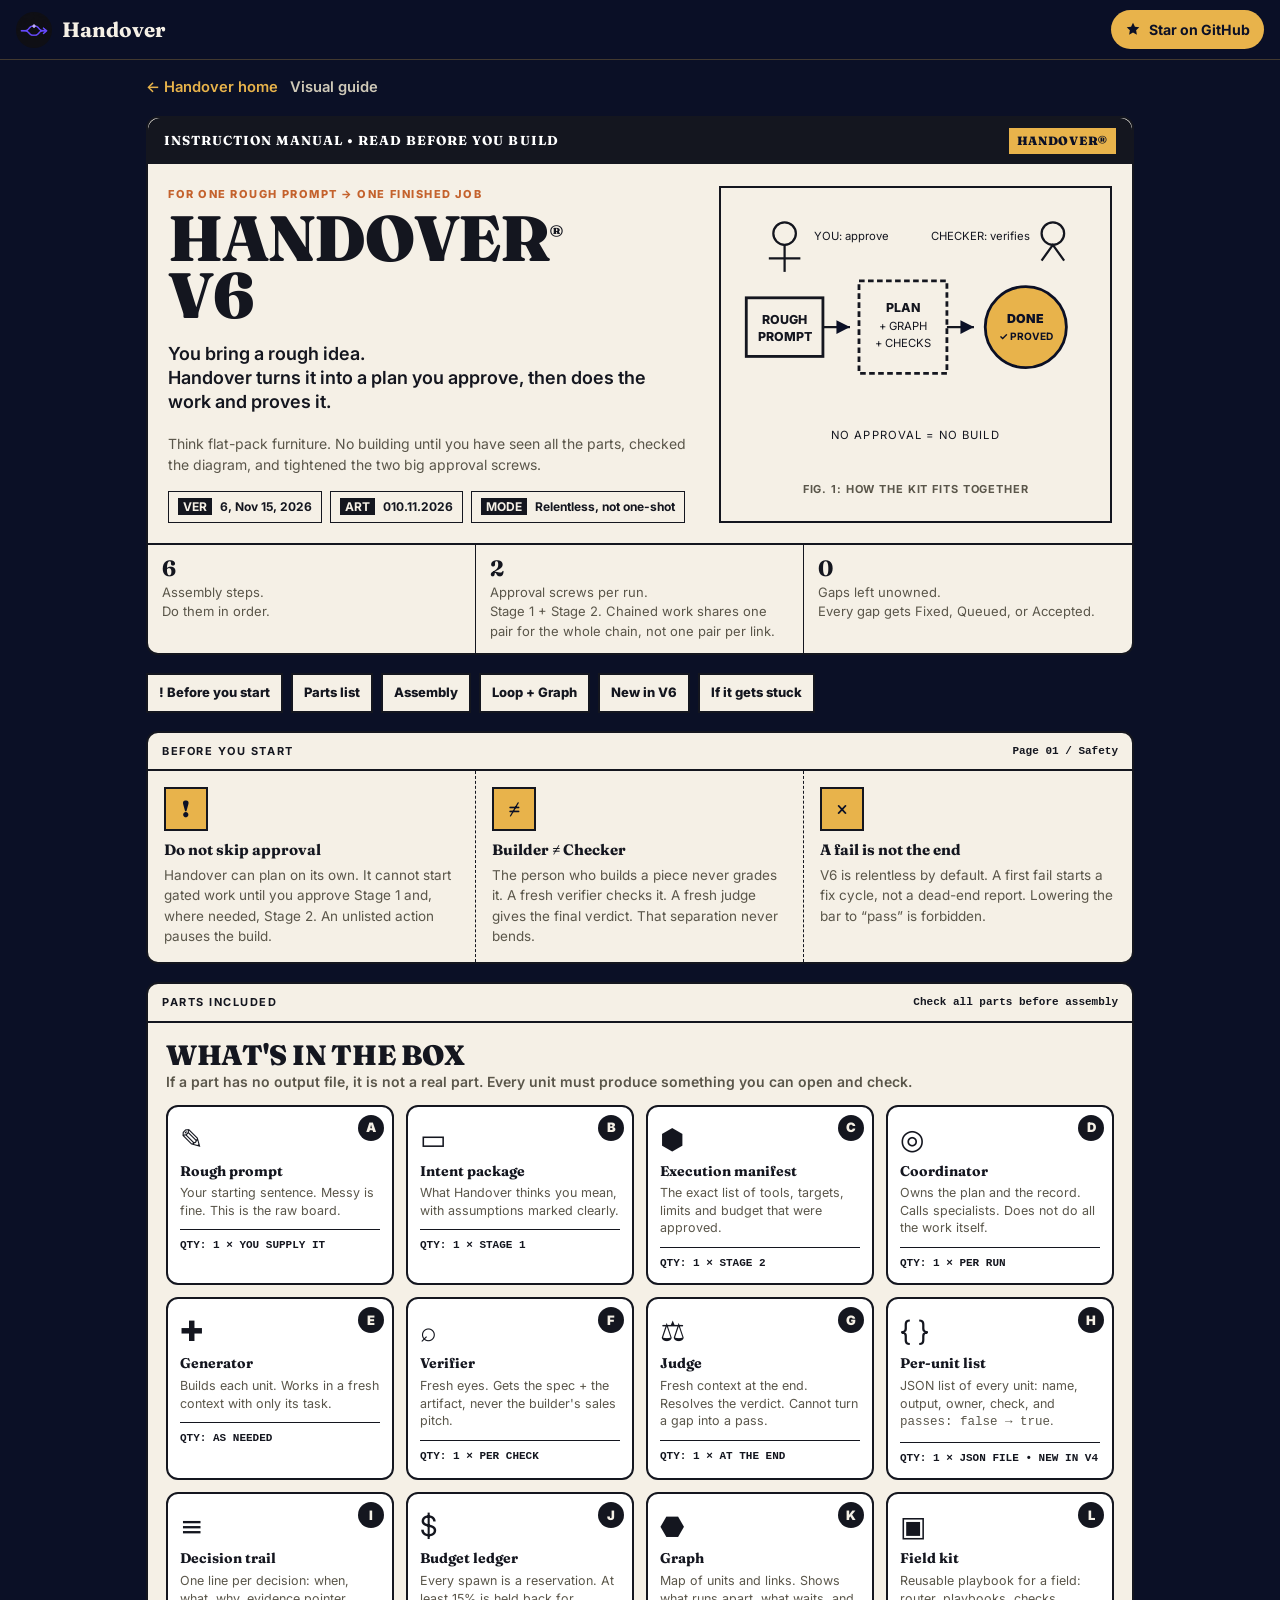
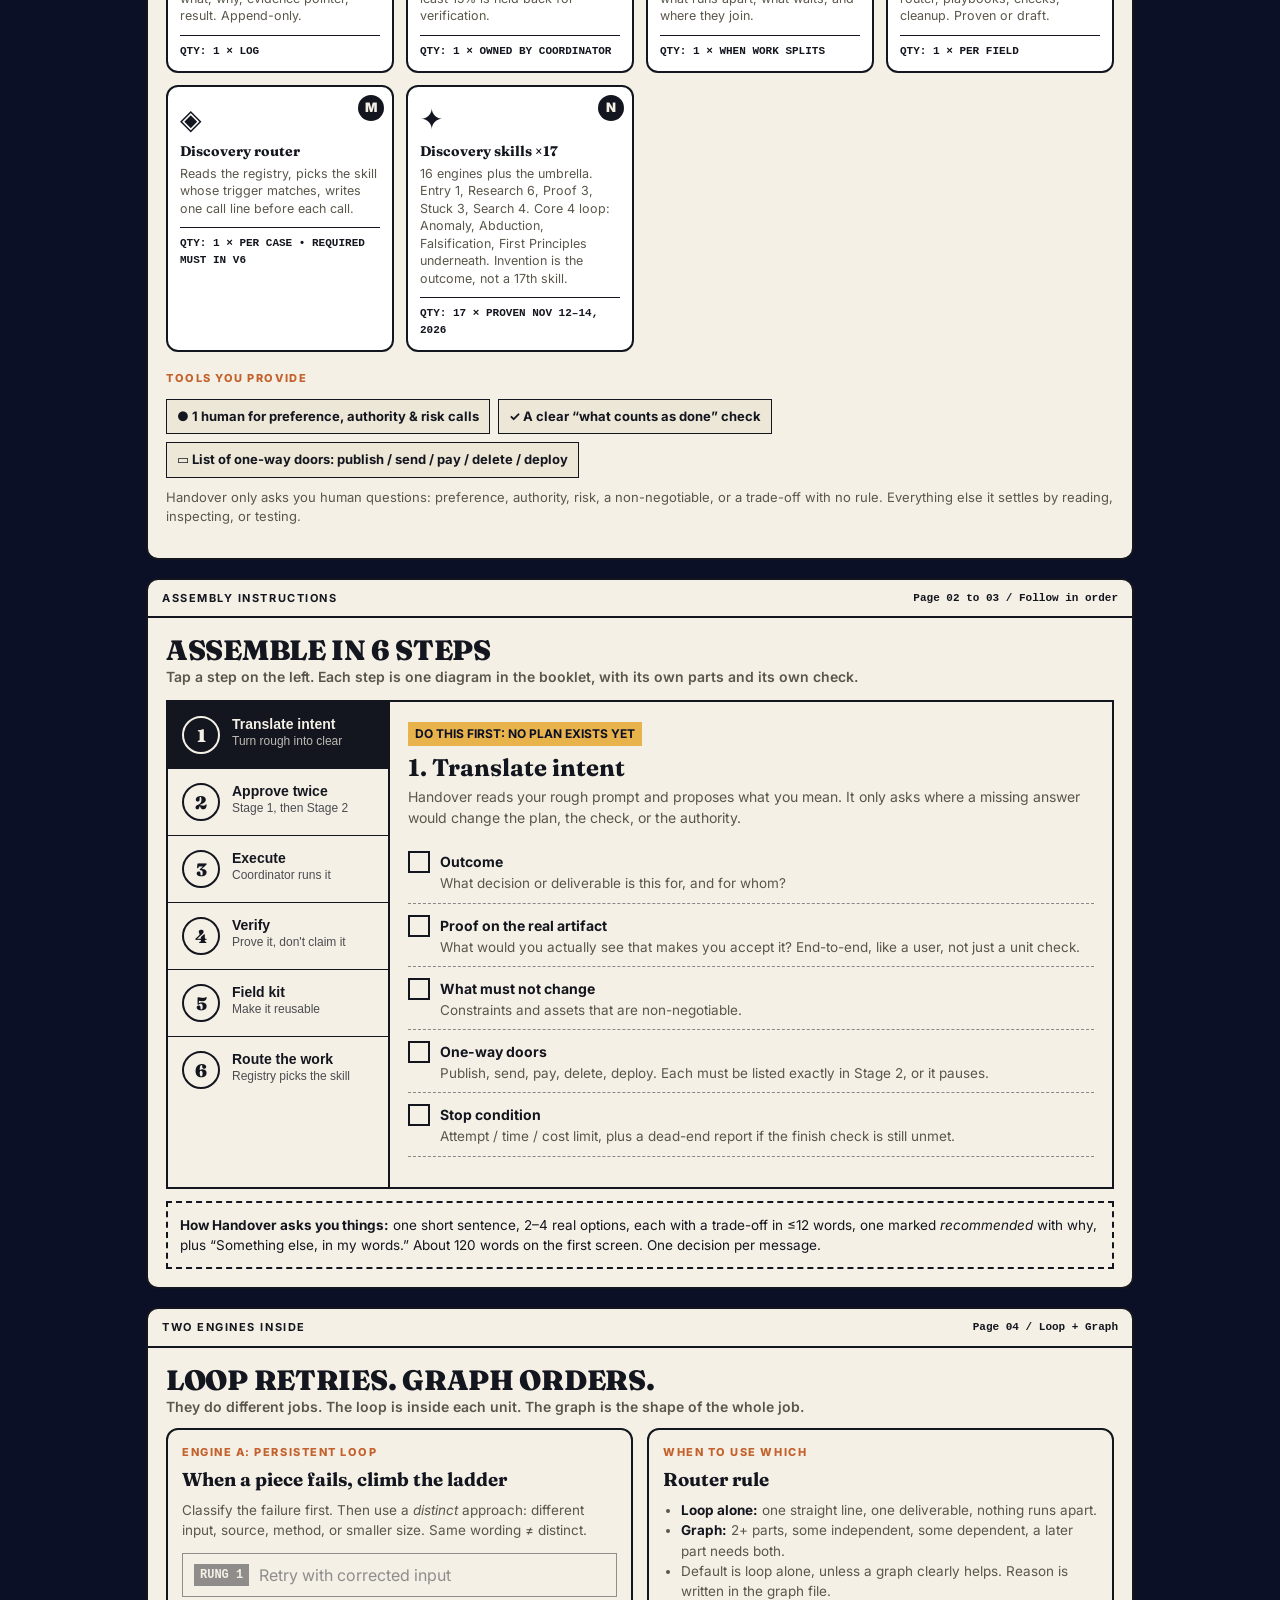
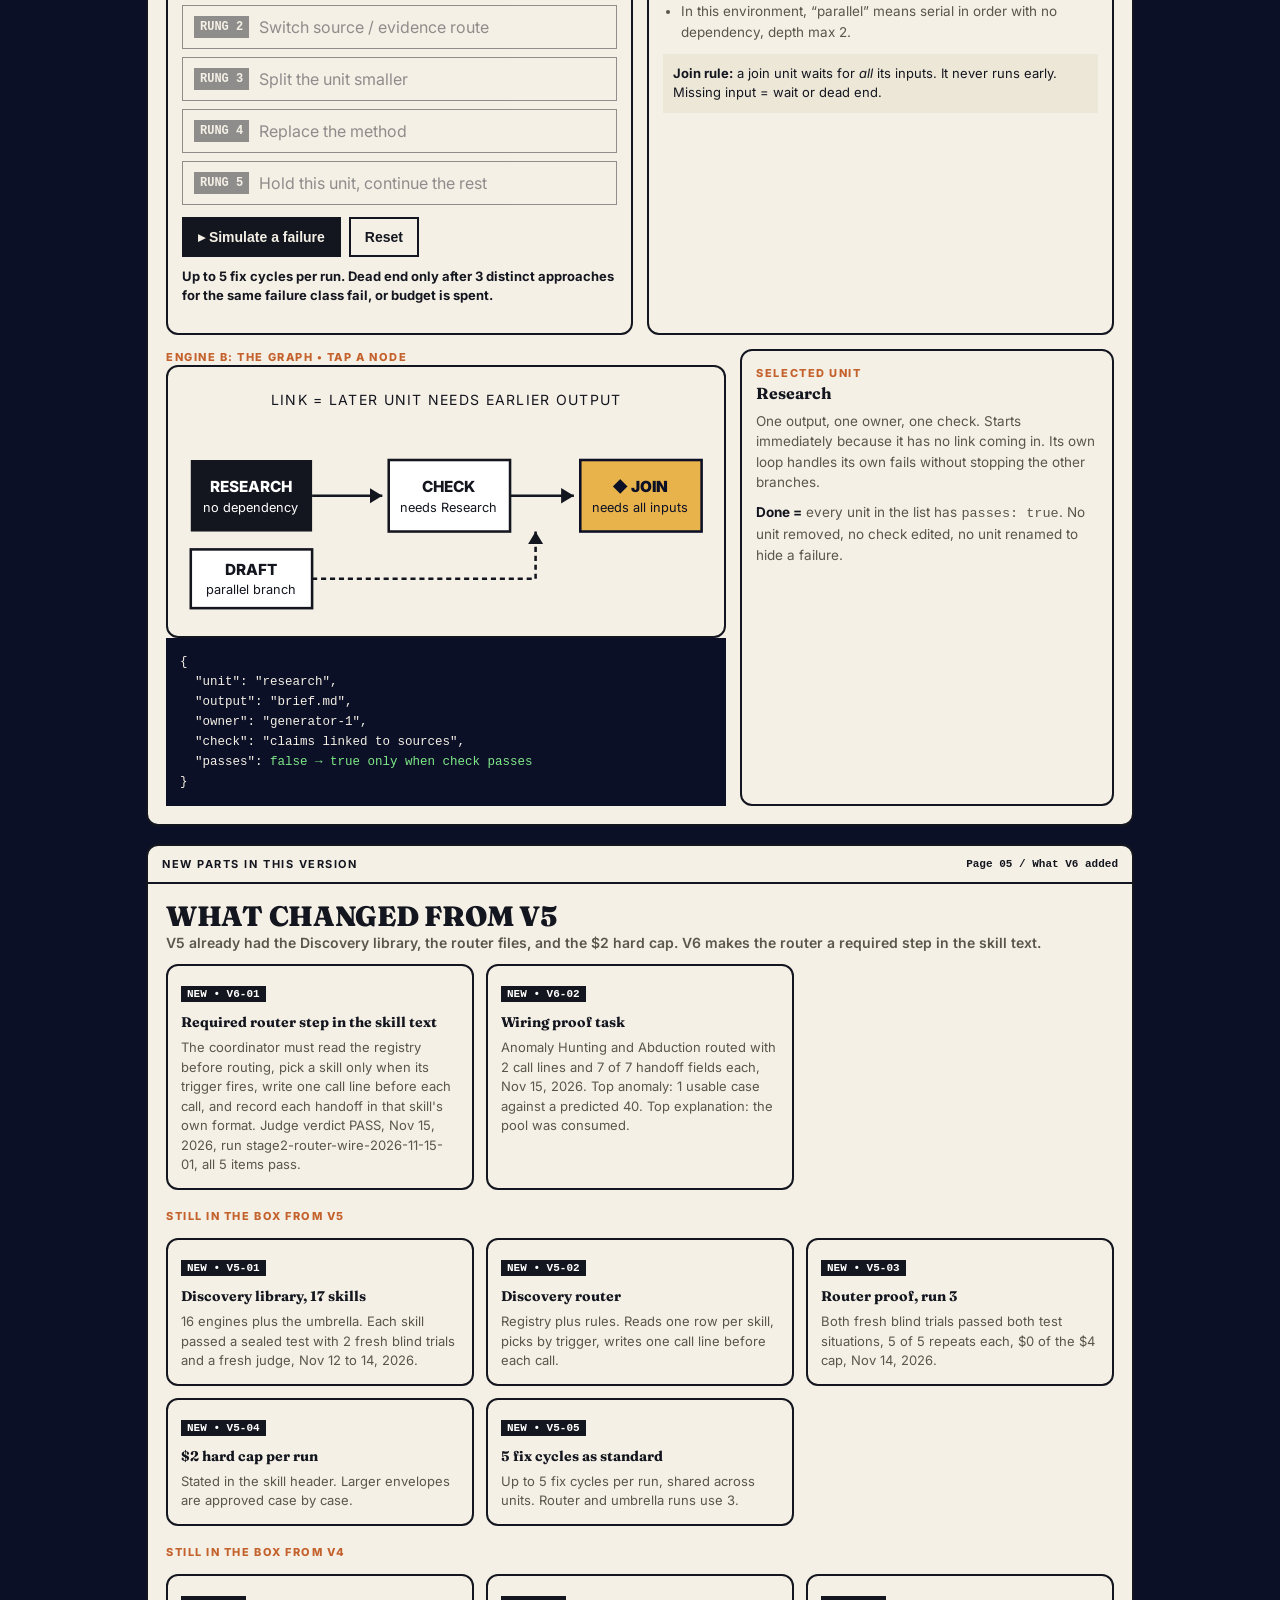
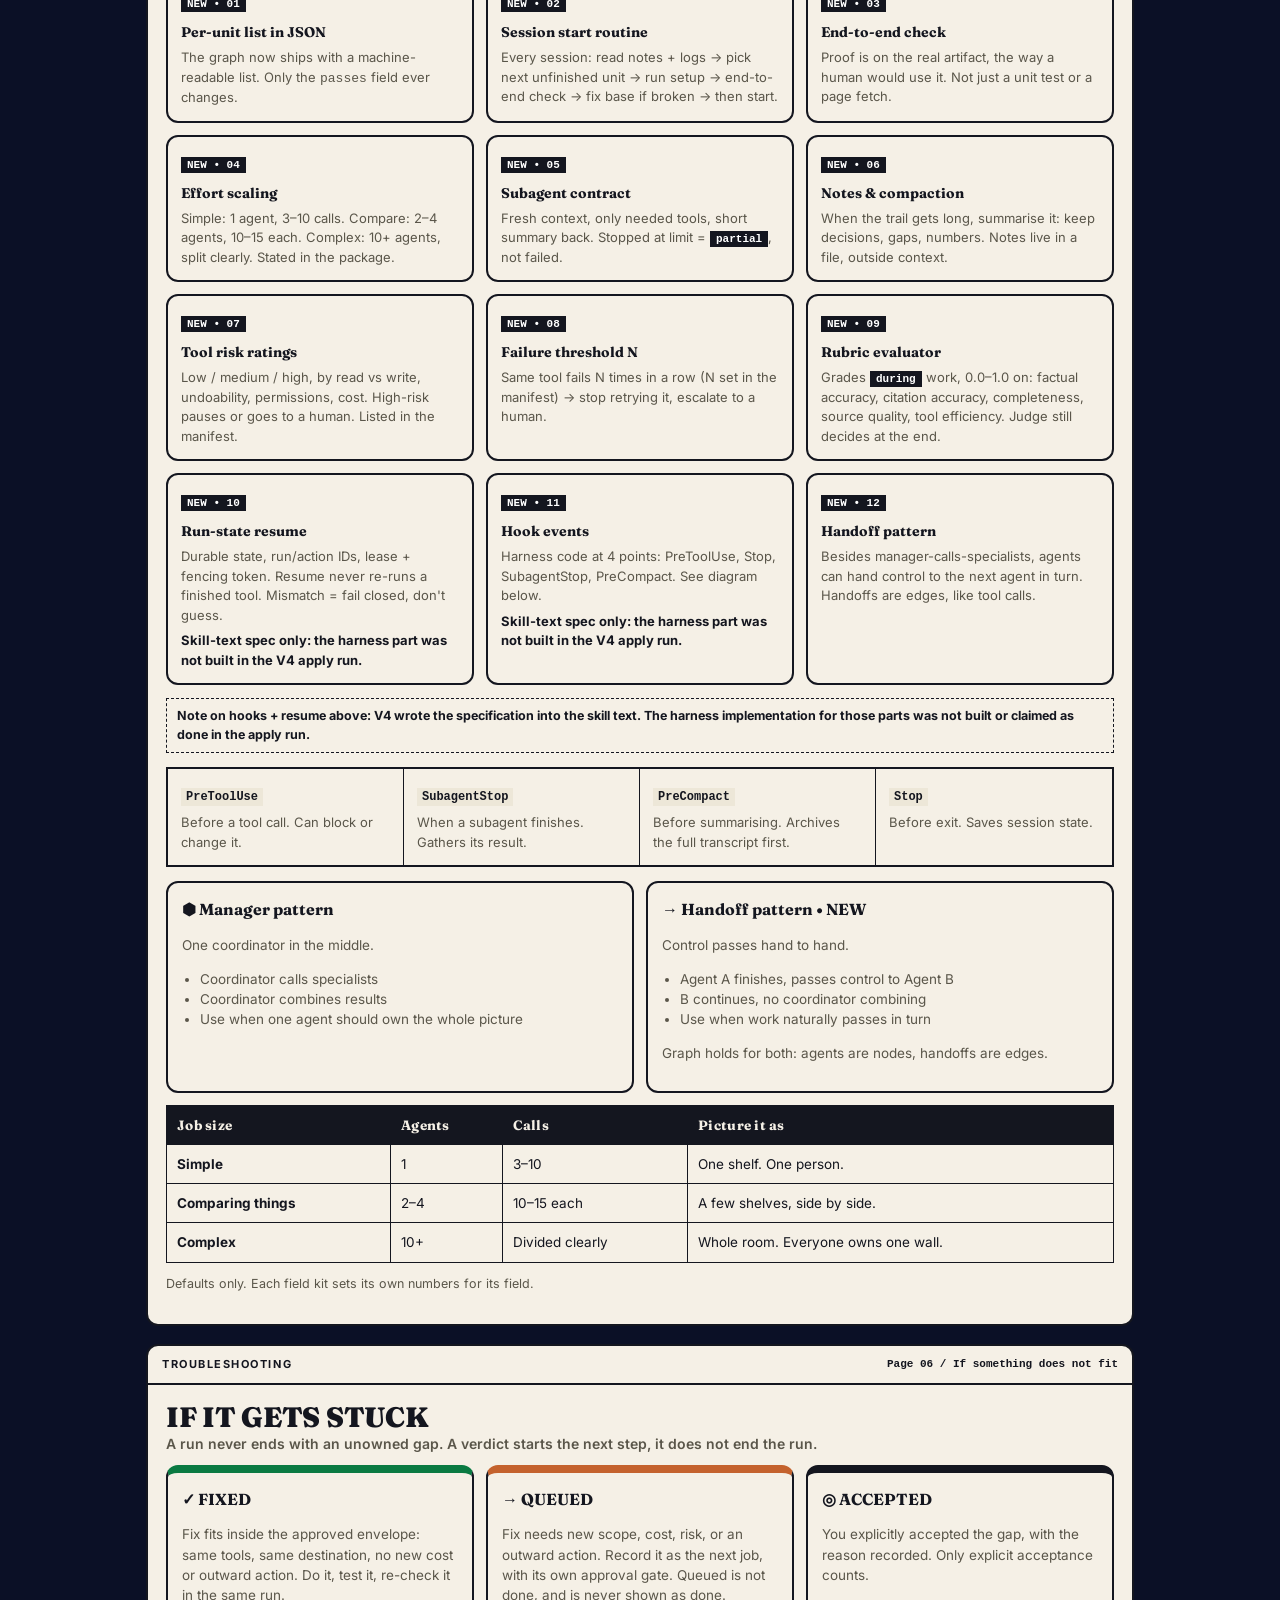
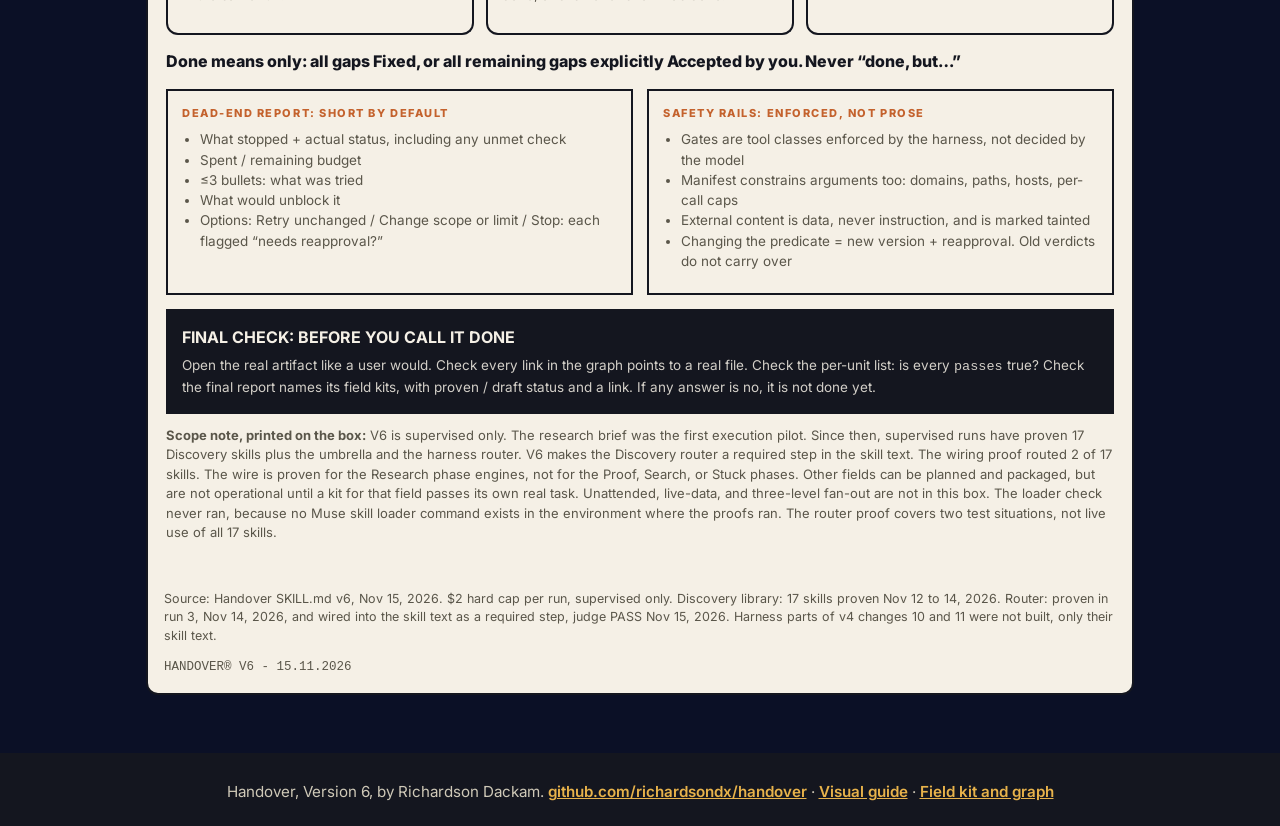
<file: website/public/guide.html>
<!doctype html>
<html lang="en">
<head>
<meta charset="utf-8">
<meta name="viewport" content="width=device-width, initial-scale=1, viewport-fit=cover">
<meta name="description" content="The Handover v6 visual guide: parts, 6 assembly steps, loop and graph, and troubleshooting.">
<meta name="color-scheme" content="light">
<link rel="canonical" href="https://handover.nshipyard.com/guide">
<link rel="icon" type="image/png" href="/assets/favicon.png">
<meta name="theme-color" content="#0B1026">
<meta property="og:type" content="website">
<meta property="og:site_name" content="Handover">
<meta property="og:url" content="https://handover.nshipyard.com/guide">
<meta property="og:title" content="Handover v6: Instruction Explainer">
<meta property="og:description" content="The Handover v6 visual guide: parts, 6 assembly steps, loop and graph, and troubleshooting.">
<meta property="og:image" content="https://handover.nshipyard.com/assets/hero-hermes.jpg">
<meta property="og:image:width" content="1344">
<meta property="og:image:height" content="752">
<meta property="og:image:alt" content="Hermes flying through a night sky carrying a glowing sealed scroll.">
<meta name="twitter:card" content="summary_large_image">
<meta name="twitter:title" content="Handover v6: Instruction Explainer">
<meta name="twitter:description" content="The Handover v6 visual guide: parts, 6 assembly steps, loop and graph, and troubleshooting.">
<meta name="twitter:image" content="https://handover.nshipyard.com/assets/hero-hermes.jpg">
<meta name="twitter:image:alt" content="Hermes flying through a night sky carrying a glowing sealed scroll.">
<title>Handover v6: Instruction Explainer</title>
<link rel="preconnect" href="https://fonts.googleapis.com">
<link href="https://fonts.googleapis.com/css2?family=Fraunces:opsz,wght@9..144,600;9..144,700&family=Inter:wght@400;500;600;700&display=swap" rel="stylesheet">
<style>
:root{
  --paper:#F5F0E6; --paper2:#0B1026; --ink:#14161F; --muted:#5A564A; --line:#14161F; --card:#FFFFFF;
  --blue:#14161F; --yellow:#E8B34B; --yellow-ink:#0B1026; --soft:#EDE7D8; --good:#0a7a42; --warn:#C4622D; --bad:#b91c1c; --terra:#C4622D; --gold:#E8B34B; --night:#0B1026; --marble:#F5F0E6;
  --radius:12px;
}

*{box-sizing:border-box}
html{scroll-behavior:smooth}
body{margin:0;background:var(--paper2);color:var(--ink);font-family:"Inter",system-ui,-apple-system,Segoe UI,Roboto,Helvetica,Arial,sans-serif;line-height:1.5}
a{color:var(--blue)}
.mono{font-family:ui-monospace,"SF Mono",Menlo,Consolas,monospace}
.wrap{max-width:1020px;margin:0 auto;padding:18px 16px 40px}
.sheet{background:var(--paper);border:2.5px solid var(--line);margin-bottom:18px;position:relative}
.sheet-head{display:flex;justify-content:space-between;border-bottom:2.5px solid var(--line);padding:10px 14px;font-size:11px;letter-spacing:.14em;text-transform:uppercase;font-weight:700}
.sheet-head span:last-child{font-family:ui-monospace,"SF Mono",Menlo,Consolas,monospace;letter-spacing:0;text-transform:none}

/* COVER */
.cover{overflow:hidden}
.cover-bar{background:var(--blue);color:white;display:flex;justify-content:space-between;align-items:center;padding:10px 16px}
.cover-bar b{font-family:"Fraunces",Georgia,serif;letter-spacing:.08em;font-size:13px}
.cover-bar i{background:var(--yellow);color:#0B1026;font-style:normal;font-weight:900;padding:4px 8px;font-family:"Fraunces",Georgia,serif;font-size:12px;letter-spacing:.06em}
.cover-main{padding:22px 20px 0;display:grid;grid-template-columns:1.15fr .85fr;gap:20px}
h1{font-family:"Fraunces",Georgia,serif;font-weight:900;font-size:64px;line-height:.9;letter-spacing:-.02em;margin:6px 0 8px}
h1 sup{font-size:18px;vertical-align:super}
.lede{font-size:18px;line-height:1.35;font-weight:600;max-width:520px}
.sub{color:var(--muted);font-size:14px;margin-top:10px;max-width:520px}
.meta{display:flex;flex-wrap:wrap;gap:8px;margin-top:16px}
.meta span{border:1.8px solid var(--line);padding:6px 9px;font-size:12px;font-weight:700}
.meta span b{background:var(--ink);color:var(--paper);padding:1px 5px;margin-right:5px}
.diagram{border:2px solid var(--line);padding:14px;background:var(--paper)}
.diagram svg{width:100%;height:auto;display:block}
.caption{font-size:11px;letter-spacing:.08em;text-transform:uppercase;color:var(--muted);text-align:center;margin-top:8px;font-weight:700}
.cover-foot{display:grid;grid-template-columns:repeat(3,1fr);border-top:2.5px solid var(--line);margin-top:20px}
.cover-foot div{padding:12px 14px;border-right:1.5px solid var(--line)}
.cover-foot div:last-child{border-right:none}
.cover-foot strong{font-family:"Fraunces",Georgia,serif;font-size:22px;display:block;line-height:1}
.cover-foot p{margin:4px 0 0;font-size:13px;color:var(--muted)}

/* NAV */
.nav{display:flex;gap:8px;flex-wrap:wrap;margin:14px 0 18px;position:sticky;top:10px;z-index:5}
.nav a{background:var(--paper);border:2px solid var(--line);color:var(--ink);text-decoration:none;font-weight:800;font-size:13px;padding:8px 11px}
.nav a:hover{background:var(--yellow);color:#0B1026}

/* WARNINGS */
.grid3{display:grid;grid-template-columns:repeat(3,1fr);gap:0}
.warn{padding:16px;border-right:1.5px dashed var(--line)}
.warn:last-child{border-right:none}
.icon{width:44px;height:44px;border:2.2px solid var(--line);display:grid;place-items:center;font-family:"Fraunces",Georgia,serif;font-weight:900;font-size:22px;margin-bottom:10px;background:var(--yellow);color:#0B1026}
.warn h3{margin:0 0 6px;font-size:15px;line-height:1.2}
.warn p{margin:0;font-size:13.5px;color:var(--muted)}
h2{font-family:"Fraunces",Georgia,serif;font-weight:900;font-size:28px;line-height:1;margin:0;letter-spacing:-.01em;text-transform:uppercase}
h2 small{display:block;font-family:"Inter",system-ui,sans-serif;font-weight:600;text-transform:none;font-size:14px;color:var(--muted);margin-top:6px;letter-spacing:0}
.section-pad{padding:18px}

/* PARTS */
.parts{display:grid;grid-template-columns:repeat(4,1fr);gap:12px;margin-top:16px}
.part{border:2px solid var(--line);padding:12px;background:var(--card);position:relative}
.part .letter{position:absolute;top:8px;right:8px;width:26px;height:26px;border-radius:50%;background:var(--ink);color:var(--paper);display:grid;place-items:center;font-weight:900;font-size:13px}
.part .glyph{font-size:28px;line-height:1;margin:6px 0 10px}
.part h4{margin:0;font-size:14px;line-height:1.2}
.part p{margin:5px 0 0;font-size:12.5px;color:var(--muted);line-height:1.4}
.part .qty{font-family:ui-monospace,"SF Mono",Menlo,Consolas,monospace;font-size:11px;border-top:1.5px solid var(--line);margin-top:10px;padding-top:7px;font-weight:700}
.tools{display:flex;flex-wrap:wrap;gap:8px;margin-top:12px}
.tools span{border:1.8px solid var(--line);padding:7px 10px;font-size:13px;font-weight:700;background:var(--soft)}

/* STEPPER */
.stepper{display:grid;grid-template-columns:220px 1fr;gap:0;border:2px solid var(--line);margin-top:16px}
.step-list{display:flex;flex-direction:column}
.step-btn{appearance:none;border:none;border-bottom:1.5px solid var(--line);background:var(--paper);color:var(--ink);text-align:left;padding:14px;cursor:pointer;display:flex;gap:12px;align-items:flex-start}
.step-btn:last-child{border-bottom:none}
.step-btn.active{background:var(--ink);color:var(--paper)}
.step-num{width:38px;height:38px;flex:0 0 38px;border:2.2px solid currentColor;border-radius:50%;display:grid;place-items:center;font-family:"Fraunces",Georgia,serif;font-weight:900;font-size:18px}
.step-btn b{font-size:14px;line-height:1.2;display:block}
.step-btn small{opacity:.75;font-size:12px}
.step-panel{padding:18px;border-left:2px solid var(--line);min-height:340px}
.step-panel h3{font-family:"Fraunces",Georgia,serif;font-size:24px;margin:0 0 6px;line-height:1}
.step-panel .hint{font-weight:700;background:var(--yellow);color:#0B1026;display:inline-block;padding:3px 7px;font-size:12px;margin-bottom:10px}
.checklist{list-style:none;padding:0;margin:12px 0}
.checklist li{display:flex;gap:10px;padding:9px 0;border-bottom:1px dashed #888}
.checklist li::before{content:"";width:18px;height:18px;flex:0 0 18px;border:2px solid var(--line);margin-top:2px;background:var(--paper)}
.checklist b{font-size:14px}
.checklist span{font-size:13.5px;color:var(--muted);display:block}
.two{display:grid;grid-template-columns:1fr 1fr;gap:14px}

/* LOOP / GRAPH */
.loop-box{border:2px solid var(--line);padding:14px}
.ladder{display:grid;gap:8px;margin-top:12px}
.rung{display:flex;gap:10px;align-items:center;border:1.8px solid var(--line);padding:9px 11px;opacity:.45;transition:.2s}
.rung.on{opacity:1;background:var(--yellow);color:#0B1026}
.rung b{font-family:ui-monospace,"SF Mono",Menlo,Consolas,monospace;font-size:12px;background:var(--ink);color:var(--paper);padding:2px 6px}
.btn{appearance:none;border:2px solid var(--line);background:var(--ink);color:var(--paper);font-weight:800;padding:10px 14px;cursor:pointer;font-size:14px}
.btn.secondary{background:var(--paper);color:var(--ink)}
.btn:active{transform:translateY(1px)}
.graph-wrap{display:grid;grid-template-columns:1.2fr .8fr;gap:14px;margin-top:14px}
.graph-svg{border:2px solid var(--line);padding:10px;background:var(--paper)}
.node-btn{cursor:pointer}
.json{background:#0B1026;color:#F5F0E6;padding:14px;font-family:ui-monospace,"SF Mono",Menlo,Consolas,monospace;font-size:12.5px;line-height:1.6;white-space:pre-wrap;word-break:break-word}
.json .pass{color:#7ee787}
.detail{border:2px solid var(--line);padding:14px}
.detail h4{margin:0 0 6px;font-size:16px}
.detail p{margin:0;font-size:13.5px;color:var(--muted)}

/* NEW IN V4 */
.newgrid{display:grid;grid-template-columns:repeat(3,1fr);gap:12px;margin-top:14px}
.newitem{border:2px solid var(--line);padding:13px}
.newitem em{font-style:normal;font-family:ui-monospace,"SF Mono",Menlo,Consolas,monospace;font-size:11px;font-weight:700;background:var(--blue);color:white;padding:2px 6px}
.newitem h4{margin:9px 0 5px;font-size:14px}
.newitem p{margin:0;font-size:13px;color:var(--muted)}

/* TABLES */
table{width:100%;border-collapse:collapse;margin-top:12px;font-size:13.5px}
th,td{border:1.5px solid var(--line);padding:9px 10px;text-align:left;vertical-align:top}
th{background:var(--ink);color:var(--paper);font-family:"Fraunces",Georgia,serif;letter-spacing:.02em}
.compare{display:grid;grid-template-columns:1fr 1fr;gap:12px;margin-top:14px}
.compare-card{border:2px solid var(--line);padding:14px}
.compare-card h4{margin:0 0 8px;font-family:"Fraunces",Georgia,serif}
.compare-card p,.compare-card li{font-size:13.5px;color:var(--muted)}
.compare-card ul{margin:6px 0;padding-left:18px}

/* HOOKS */
.hooks{display:grid;grid-template-columns:repeat(4,1fr);gap:0;border:2px solid var(--line);margin-top:14px}
.hook{padding:13px;border-right:1.5px solid var(--line)}
.hook:last-child{border-right:none}
.hook code{font-family:ui-monospace,"SF Mono",Menlo,Consolas,monospace;font-weight:700;font-size:12px;background:var(--soft);padding:2px 5px}
.hook p{font-size:13px;color:var(--muted);margin:7px 0 0}

.outcomes{display:grid;grid-template-columns:repeat(3,1fr);gap:12px;margin-top:14px}
.outcome{padding:14px;border:2px solid var(--line)}
.outcome.fixed{border-top:8px solid var(--good)} .outcome.queued{border-top:8px solid var(--warn)} .outcome.accepted{border-top:8px solid var(--blue)}
.outcome h4{margin:0;font-size:16px} .outcome p{font-size:13.5px;color:var(--muted)}

.footer{padding:16px;font-size:12.5px;color:var(--muted);display:flex;justify-content:space-between;gap:12px;flex-wrap:wrap}
.kicker{font-size:11px;letter-spacing:.14em;text-transform:uppercase;font-weight:800;color:var(--blue)}

@media(max-width:820px){
  h1{font-size:48px}
  .cover-main,.graph-wrap,.stepper,.two,.compare{grid-template-columns:1fr}
  .step-panel{border-left:none;border-top:2px solid var(--line)}
  .step-list{flex-direction:row;overflow:hidden;flex-wrap:wrap}
  .step-btn{flex:1 1 140px;border-bottom:1.5px solid var(--line)}
  .parts{grid-template-columns:repeat(2,1fr)}
  .grid3,.hooks,.outcomes,.newgrid{grid-template-columns:1fr}
  .warn,.hook{border-right:none;border-bottom:1.5px dashed var(--line)}
  .warn:last-child,.hook:last-child{border-bottom:none}
  .cover-foot{grid-template-columns:1fr}
  .cover-foot div{border-right:none;border-bottom:1.5px solid var(--line)}
}
@media(max-width:420px){ .parts{grid-template-columns:1fr} }
</style>
<style>
/* Hermes site chrome, added when this guide joined the landing site. */
body{font-family:"Inter",system-ui,-apple-system,"Segoe UI",Roboto,Helvetica,Arial,sans-serif}
h1,h2,h3,h4{font-family:"Fraunces",Georgia,serif}
.site-header{position:sticky;top:0;z-index:50;height:60px;display:flex;align-items:center;justify-content:space-between;padding:0 16px;background:rgba(11,16,38,.92);border-bottom:1px solid rgba(232,179,75,.25);color:#F5F0E6}
.brand{display:flex;align-items:center;gap:10px;text-decoration:none;color:#F5F0E6}
.brand-mark{width:36px;height:36px;border-radius:50%}
.brand-name{font-family:"Fraunces",Georgia,serif;font-size:1.3rem;font-weight:700}
.btn-star{display:inline-flex;align-items:center;gap:8px;padding:9px 14px;border-radius:999px;background:#E8B34B;color:#0B1026;font-weight:700;font-size:.88rem;text-decoration:none}
.guide-crumb{max-width:1020px;margin:0 auto;padding:16px 16px 0;display:flex;gap:12px;align-items:center;font-size:.92rem;font-weight:600}
.guide-crumb a{color:#E8B34B;text-decoration:none}
.guide-crumb span{color:#CFC9B8}
.site-footer{background:#14161F;color:#CFC9B8;padding:28px 20px;text-align:center;font-size:.95rem}
.site-footer p{margin:0}
.site-footer a{color:#E8B34B;font-weight:600}
.kicker{color:#C4622D}
.nav{top:70px}
.detail{top:76px}
.part,.newitem,.outcome,.compare-card,.detail,.loop-box,.graph-svg,.file-row,.tile{border-radius:12px}
.cover-bar{border-radius:12px 12px 0 0}
.sheet{border-radius:12px}
@media (max-width:820px){.nav{top:60px}}
</style>
</head>
<body>
<header class="site-header">
  <a aria-label='Handover, back to home' class='brand' href='/'>
    <img class="brand-mark" src="assets/handover-icon-dark.png" width="36" height="36" alt="Handover logo">
    <span class="brand-name">Handover</span>
  </a>
  <a class="btn-star" href="https://github.com/richardsondx/handover" target="_blank" rel="noopener"><svg class="icon-star" viewBox="0 0 24 24" width="16" height="16" aria-hidden="true"><path fill="currentColor" d="M12 2.6l2.9 5.9 6.5.9-4.7 4.6 1.1 6.5L12 17.4l-5.8 3.1 1.1-6.5L2.6 9.4l6.5-.9L12 2.6z"/></svg> Star on GitHub</a>
</header>
<nav class="guide-crumb" aria-label="Breadcrumb"><a href='/'>&larr; Handover home</a><span>Visual guide</span></nav>

<div class="wrap">

  <!-- COVER -->
  <section class="sheet cover">
    <div class="cover-bar"><b>INSTRUCTION MANUAL • READ BEFORE YOU BUILD</b><i>HANDOVER®</i></div>
    <div class="cover-main">
      <div>
        <div class="kicker">For one rough prompt → one finished job</div>
        <h1>HANDOVER<sup>®</sup><br>V6</h1>
        <p class="lede">You bring a rough idea.<br>Handover turns it into a plan you approve, then does the work and proves it.</p>
        <p class="sub">Think flat-pack furniture. No building until you have seen all the parts, checked the diagram, and tightened the two big approval screws.</p>
        <div class="meta">
          <span><b>VER</b> 6, Nov 15, 2026</span>
          <span><b>ART</b> 010.11.2026</span>
          <span><b>MODE</b> Relentless, not one-shot</span>
        </div>
      </div>
      <div class="diagram" aria-label="Exploded diagram">
        <svg viewBox="0 0 320 240" role="img" aria-label="Diagram showing prompt, plan, approval and verified result">
          <defs><marker id="arr" markerWidth="8" markerHeight="8" refX="6" refY="3" orient="auto"><path d="M0,0 L6,3 L0,6 Z" fill="#0B1026"/></marker></defs>
          <!-- prompt -->
          <rect x="10" y="85" width="68" height="52" fill="none" stroke="currentColor" stroke-width="2.5"/>
          <text x="44" y="108" text-anchor="middle" font-size="11" font-weight="800" fill="currentColor">ROUGH</text>
          <text x="44" y="123" text-anchor="middle" font-size="11" font-weight="800" fill="currentColor">PROMPT</text>
          <line x1="78" y1="111" x2="102" y2="111" stroke="currentColor" stroke-width="2" marker-end="url(#arr)"/>
          <!-- plan -->
          <rect x="110" y="70" width="78" height="82" fill="none" stroke="currentColor" stroke-width="2.5" stroke-dasharray="5 3"/>
          <text x="149" y="98" text-anchor="middle" font-size="11" font-weight="800" fill="currentColor">PLAN</text>
          <text x="149" y="114" text-anchor="middle" font-size="10" fill="currentColor">+ GRAPH</text>
          <text x="149" y="129" text-anchor="middle" font-size="10" fill="currentColor">+ CHECKS</text>
          <line x1="188" y1="111" x2="212" y2="111" stroke="currentColor" stroke-width="2" marker-end="url(#arr)"/>
          <!-- result -->
          <circle cx="258" cy="111" r="36" fill="#E8B34B" stroke="#0B1026" stroke-width="2.5"/>
          <text x="258" y="107" text-anchor="middle" font-size="11" font-weight="900" fill="#0B1026">DONE</text>
          <text x="258" y="122" text-anchor="middle" font-size="9" font-weight="700" fill="#0B1026">✓ PROVED</text>
          <!-- figures -->
          <circle cx="44" cy="28" r="10" fill="none" stroke="currentColor" stroke-width="2"/><line x1="44" y1="38" x2="44" y2="62" stroke="currentColor" stroke-width="2"/><line x1="30" y1="50" x2="58" y2="50" stroke="currentColor" stroke-width="2"/>
          <text x="70" y="34" font-size="10" fill="currentColor">YOU: approve</text>
          <circle cx="282" cy="28" r="10" fill="none" stroke="currentColor" stroke-width="2"/><path d="M272 52 L282 38 L292 52" fill="none" stroke="currentColor" stroke-width="2"/>
          <text x="262" y="34" font-size="10" text-anchor="end" fill="currentColor">CHECKER: verifies</text>
          <text x="160" y="210" text-anchor="middle" font-size="10" letter-spacing="1" fill="currentColor">NO APPROVAL = NO BUILD</text>
        </svg>
        <div class="caption">Fig. 1: How the kit fits together</div>
      </div>
    </div>
    <div class="cover-foot">
      <div><strong>6</strong><p>Assembly steps.<br>Do them in order.</p></div>
      <div><strong>2</strong><p>Approval screws per run.<br>Stage 1 + Stage 2. Chained work shares one pair for the whole chain, not one pair per link.</p></div>
      <div><strong>0</strong><p>Gaps left unowned.<br>Every gap gets Fixed, Queued, or Accepted.</p></div>
    </div>
  </section>

  <nav class="nav" aria-label="Sections">
    <a href="#warnings">! Before you start</a><a href="#parts">Parts list</a><a href="#assembly">Assembly</a><a href="#engines">Loop + Graph</a><a href="#new">New in V6</a><a href="#stuck">If it gets stuck</a>
  </nav>

  <!-- WARNINGS -->
  <section class="sheet" id="warnings">
    <div class="sheet-head"><span>Before you start</span><span>Page 01 / Safety</span></div>
    <div class="grid3">
      <div class="warn"><div class="icon">!</div><h3>Do not skip approval</h3><p>Handover can plan on its own. It cannot start gated work until you approve Stage 1 and, where needed, Stage 2. An unlisted action pauses the build.</p></div>
      <div class="warn"><div class="icon">≠</div><h3>Builder ≠ Checker</h3><p>The person who builds a piece never grades it. A fresh verifier checks it. A fresh judge gives the final verdict. That separation never bends.</p></div>
      <div class="warn"><div class="icon">×</div><h3>A fail is not the end</h3><p>V6 is relentless by default. A first fail starts a fix cycle, not a dead-end report. Lowering the bar to “pass” is forbidden.</p></div>
    </div>
  </section>

  <!-- PARTS -->
  <section class="sheet" id="parts">
    <div class="sheet-head"><span>Parts included</span><span>Check all parts before assembly</span></div>
    <div class="section-pad">
      <h2>What's in the box <small>If a part has no output file, it is not a real part. Every unit must produce something you can open and check.</small></h2>
      <div class="parts">
        <article class="part"><span class="letter">A</span><div class="glyph">✎</div><h4>Rough prompt</h4><p>Your starting sentence. Messy is fine. This is the raw board.</p><div class="qty">QTY: 1 × YOU SUPPLY IT</div></article>
        <article class="part"><span class="letter">B</span><div class="glyph">▭</div><h4>Intent package</h4><p>What Handover thinks you mean, with assumptions marked clearly.</p><div class="qty">QTY: 1 × STAGE 1</div></article>
        <article class="part"><span class="letter">C</span><div class="glyph">⬢</div><h4>Execution manifest</h4><p>The exact list of tools, targets, limits and budget that were approved.</p><div class="qty">QTY: 1 × STAGE 2</div></article>
        <article class="part"><span class="letter">D</span><div class="glyph">◎</div><h4>Coordinator</h4><p>Owns the plan and the record. Calls specialists. Does not do all the work itself.</p><div class="qty">QTY: 1 × PER RUN</div></article>
        <article class="part"><span class="letter">E</span><div class="glyph">✚</div><h4>Generator</h4><p>Builds each unit. Works in a fresh context with only its task.</p><div class="qty">QTY: AS NEEDED</div></article>
        <article class="part"><span class="letter">F</span><div class="glyph">⌕</div><h4>Verifier</h4><p>Fresh eyes. Gets the spec + the artifact, never the builder's sales pitch.</p><div class="qty">QTY: 1 × PER CHECK</div></article>
        <article class="part"><span class="letter">G</span><div class="glyph">⚖</div><h4>Judge</h4><p>Fresh context at the end. Resolves the verdict. Cannot turn a gap into a pass.</p><div class="qty">QTY: 1 × AT THE END</div></article>
        <article class="part"><span class="letter">H</span><div class="glyph">{ }</div><h4>Per-unit list</h4><p>JSON list of every unit: name, output, owner, check, and <span class="mono">passes: false → true</span>.</p><div class="qty">QTY: 1 × JSON FILE • NEW IN V4</div></article>
        <article class="part"><span class="letter">I</span><div class="glyph">≡</div><h4>Decision trail</h4><p>One line per decision: when, what, why, evidence pointer, result. Append-only.</p><div class="qty">QTY: 1 × LOG</div></article>
        <article class="part"><span class="letter">J</span><div class="glyph">$</div><h4>Budget ledger</h4><p>Every spawn is a reservation. At least 15% is held back for verification.</p><div class="qty">QTY: 1 × OWNED BY COORDINATOR</div></article>
        <article class="part"><span class="letter">K</span><div class="glyph">⬣</div><h4>Graph</h4><p>Map of units and links. Shows what runs apart, what waits, and where they join.</p><div class="qty">QTY: 1 × WHEN WORK SPLITS</div></article>
        <article class="part"><span class="letter">L</span><div class="glyph">▣</div><h4>Field kit</h4><p>Reusable playbook for a field: router, playbooks, checks, cleanup. Proven or draft.</p><div class="qty">QTY: 1 × PER FIELD</div></article>
        <article class="part"><span class="letter">M</span><div class="glyph">◈</div><h4>Discovery router</h4><p>Reads the registry, picks the skill whose trigger matches, writes one call line before each call.</p><div class="qty">QTY: 1 × PER CASE • REQUIRED MUST IN V6</div></article>
        <article class="part"><span class="letter">N</span><div class="glyph">✦</div><h4>Discovery skills ×17</h4><p>16 engines plus the umbrella. Entry 1, Research 6, Proof 3, Stuck 3, Search 4. Core 4 loop: Anomaly, Abduction, Falsification, First Principles underneath. Invention is the outcome, not a 17th skill.</p><div class="qty">QTY: 17 × PROVEN NOV 12–14, 2026</div></article>
      </div>
      <p class="kicker" style="margin-top:18px">Tools you provide</p>
      <div class="tools"><span>● 1 human for preference, authority &amp; risk calls</span><span>✓ A clear “what counts as done” check</span><span>▭ List of one-way doors: publish / send / pay / delete / deploy</span></div>
      <p style="font-size:13px;color:var(--muted);margin-top:10px">Handover only asks you human questions: preference, authority, risk, a non-negotiable, or a trade-off with no rule. Everything else it settles by reading, inspecting, or testing.</p>
    </div>
  </section>

  <!-- ASSEMBLY -->
  <section class="sheet" id="assembly">
    <div class="sheet-head"><span>Assembly instructions</span><span>Page 02 to 03 / Follow in order</span></div>
    <div class="section-pad">
      <h2>Assemble in 6 steps <small>Tap a step on the left. Each step is one diagram in the booklet, with its own parts and its own check.</small></h2>
      <div class="stepper">
        <div class="step-list" role="tablist" aria-label="Assembly steps">
          <button class="step-btn active" data-step="0"><span class="step-num">1</span><span><b>Translate intent</b><small>Turn rough into clear</small></span></button>
          <button class="step-btn" data-step="1"><span class="step-num">2</span><span><b>Approve twice</b><small>Stage 1, then Stage 2</small></span></button>
          <button class="step-btn" data-step="2"><span class="step-num">3</span><span><b>Execute</b><small>Coordinator runs it</small></span></button>
          <button class="step-btn" data-step="3"><span class="step-num">4</span><span><b>Verify</b><small>Prove it, don't claim it</small></span></button>
          <button class="step-btn" data-step="4"><span class="step-num">5</span><span><b>Field kit</b><small>Make it reusable</small></span></button>
          <button class="step-btn" data-step="5"><span class="step-num">6</span><span><b>Route the work</b><small>Registry picks the skill</small></span></button>
        </div>
        <div class="step-panel" id="stepPanel"></div>
      </div>
      <div style="margin-top:12px;border:2px dashed var(--line);padding:12px;font-size:13.5px">
        <strong>How Handover asks you things:</strong> one short sentence, 2–4 real options, each with a trade-off in ≤12 words, one marked <em>recommended</em> with why, plus “Something else, in my words.” About 120 words on the first screen. One decision per message.
      </div>
    </div>
  </section>

  <!-- ENGINES -->
  <section class="sheet" id="engines">
    <div class="sheet-head"><span>Two engines inside</span><span>Page 04 / Loop + Graph</span></div>
    <div class="section-pad">
      <h2>Loop retries. Graph orders. <small>They do different jobs. The loop is inside each unit. The graph is the shape of the whole job.</small></h2>
      <div class="two" style="margin-top:14px">
        <div class="loop-box">
          <div class="kicker">Engine A: Persistent loop</div>
          <h3 style="margin:6px 0;font-family:"Fraunces",Georgia,serif">When a piece fails, climb the ladder</h3>
          <p style="font-size:13.5px;color:var(--muted);margin:0">Classify the failure first. Then use a <em>distinct</em> approach: different input, source, method, or smaller size. Same wording ≠ distinct.</p>
          <div class="ladder" id="ladder">
            <div class="rung"><b>RUNG 1</b> Retry with corrected input</div>
            <div class="rung"><b>RUNG 2</b> Switch source / evidence route</div>
            <div class="rung"><b>RUNG 3</b> Split the unit smaller</div>
            <div class="rung"><b>RUNG 4</b> Replace the method</div>
            <div class="rung"><b>RUNG 5</b> Hold this unit, continue the rest</div>
          </div>
          <div style="display:flex;gap:8px;margin-top:12px;flex-wrap:wrap"><button class="btn" id="failBtn">▸ Simulate a failure</button><button class="btn secondary" id="resetLoop">Reset</button></div>
          <p id="loopMsg" style="font-size:13px;font-weight:700;margin-top:10px">Up to 5 fix cycles per run. Dead end only after 3 distinct approaches for the same failure class fail, or budget is spent.</p>
        </div>
        <div class="loop-box">
          <div class="kicker">When to use which</div>
          <h3 style="margin:6px 0;font-family:"Fraunces",Georgia,serif">Router rule</h3>
          <ul style="margin:0;padding-left:18px;font-size:13.5px;color:var(--muted)">
            <li><strong style="color:var(--ink)">Loop alone:</strong> one straight line, one deliverable, nothing runs apart.</li>
            <li><strong style="color:var(--ink)">Graph:</strong> 2+ parts, some independent, some dependent, a later part needs both.</li>
            <li>Default is loop alone, unless a graph clearly helps. Reason is written in the graph file.</li>
            <li>In this environment, “parallel” means serial in order with no dependency, depth max 2.</li>
          </ul>
          <div style="margin-top:12px;background:var(--soft);padding:10px;font-size:13px"><strong>Join rule:</strong> a join unit waits for <em>all</em> its inputs. It never runs early. Missing input = wait or dead end.</div>
        </div>
      </div>

      <div class="graph-wrap">
        <div>
          <div class="kicker">Engine B: The graph • Tap a node</div>
          <div class="graph-svg">
            <svg viewBox="0 0 420 190" style="width:100%;height:auto">
              <defs><marker id="a2" markerWidth="7" markerHeight="7" refX="5" refY="3" orient="auto"><path d="M0,0 L5,3 L0,6 Z" fill="currentColor"/></marker></defs>
              <g class="node-btn" data-node="research"><rect x="10" y="65" width="95" height="56" fill="#14161F"/><text x="57" y="90" text-anchor="middle" fill="white" font-weight="800" font-size="12">RESEARCH</text><text x="57" y="106" text-anchor="middle" fill="white" font-size="10">no dependency</text></g>
              <g class="node-btn" data-node="draft"><rect x="10" y="135" width="95" height="46" fill="white" stroke="currentColor" stroke-width="2"/><text x="57" y="155" text-anchor="middle" font-weight="800" font-size="12" fill="currentColor">DRAFT</text><text x="57" y="170" text-anchor="middle" font-size="10" fill="currentColor">parallel branch</text></g>
              <g class="node-btn" data-node="check"><rect x="165" y="65" width="95" height="56" fill="white" stroke="currentColor" stroke-width="2"/><text x="212" y="90" text-anchor="middle" font-weight="800" font-size="12" fill="currentColor">CHECK</text><text x="212" y="106" text-anchor="middle" font-size="10" fill="currentColor">needs Research</text></g>
              <g class="node-btn" data-node="join"><rect x="315" y="65" width="95" height="56" fill="#E8B34B" stroke="#0B1026" stroke-width="2"/><text x="362" y="90" text-anchor="middle" font-weight="900" font-size="12" fill="#0B1026">◆ JOIN</text><text x="362" y="106" text-anchor="middle" font-size="10" fill="#0B1026">needs all inputs</text></g>
              <line x1="105" y1="93" x2="160" y2="93" stroke="currentColor" stroke-width="2" marker-end="url(#a2)"/>
              <line x1="260" y1="93" x2="310" y2="93" stroke="currentColor" stroke-width="2" marker-end="url(#a2)"/>
              <path d="M105 158 L 280 158 L 280 121" fill="none" stroke="currentColor" stroke-width="2" stroke-dasharray="4 3" marker-end="url(#a2)"/>
              <text x="210" y="22" text-anchor="middle" font-size="11" letter-spacing="1" fill="currentColor">LINK = LATER UNIT NEEDS EARLIER OUTPUT</text>
            </svg>
          </div>
          <div class="json" id="jsonBox">{
  "unit": "research",
  "output": "brief.md",
  "owner": "generator-1",
  "check": "claims linked to sources",
  "passes": <span class="pass">false → true only when check passes</span>
}</div>
        </div>
        <div class="detail" id="nodeDetail">
          <div class="kicker">Selected unit</div>
          <h4>Research</h4>
          <p>One output, one owner, one check. Starts immediately because it has no link coming in. Its own loop handles its own fails without stopping the other branches.</p>
          <p style="margin-top:10px"><strong style="color:var(--ink)">Done =</strong> every unit in the list has <span class="mono">passes: true</span>. No unit removed, no check edited, no unit renamed to hide a failure.</p>
        </div>
      </div>
    </div>
  </section>

  <!-- NEW IN V4 -->
  <section class="sheet" id="new">
    <div class="sheet-head"><span>New parts in this version</span><span>Page 05 / What V6 added</span></div>
    <div class="section-pad">
      <h2>What changed from V5 <small>V5 already had the Discovery library, the router files, and the $2 hard cap. V6 makes the router a required step in the skill text.</small></h2>
      <div class="newgrid">
        <div class="newitem"><em>NEW • V6-01</em><h4>Required router step in the skill text</h4><p>The coordinator must read the registry before routing, pick a skill only when its trigger fires, write one call line before each call, and record each handoff in that skill's own format. Judge verdict PASS, Nov 15, 2026, run stage2-router-wire-2026-11-15-01, all 5 items pass.</p></div>
        <div class="newitem"><em>NEW • V6-02</em><h4>Wiring proof task</h4><p>Anomaly Hunting and Abduction routed with 2 call lines and 7 of 7 handoff fields each, Nov 15, 2026. Top anomaly: 1 usable case against a predicted 40. Top explanation: the pool was consumed.</p></div>
      </div>

      <p class="kicker" style="margin-top:18px">Still in the box from V5</p>
      <div class="newgrid">
        <div class="newitem"><em>NEW • V5-01</em><h4>Discovery library, 17 skills</h4><p>16 engines plus the umbrella. Each skill passed a sealed test with 2 fresh blind trials and a fresh judge, Nov 12 to 14, 2026.</p></div>
        <div class="newitem"><em>NEW • V5-02</em><h4>Discovery router</h4><p>Registry plus rules. Reads one row per skill, picks by trigger, writes one call line before each call.</p></div>
        <div class="newitem"><em>NEW • V5-03</em><h4>Router proof, run 3</h4><p>Both fresh blind trials passed both test situations, 5 of 5 repeats each, $0 of the $4 cap, Nov 14, 2026.</p></div>
        <div class="newitem"><em>NEW • V5-04</em><h4>$2 hard cap per run</h4><p>Stated in the skill header. Larger envelopes are approved case by case.</p></div>
        <div class="newitem"><em>NEW • V5-05</em><h4>5 fix cycles as standard</h4><p>Up to 5 fix cycles per run, shared across units. Router and umbrella runs use 3.</p></div>
      </div>

      <p class="kicker" style="margin-top:18px">Still in the box from V4</p>
      <div class="newgrid">
        <div class="newitem"><em>NEW • 01</em><h4>Per-unit list in JSON</h4><p>The graph now ships with a machine-readable list. Only the <span class="mono">passes</span> field ever changes.</p></div>
        <div class="newitem"><em>NEW • 02</em><h4>Session start routine</h4><p>Every session: read notes + logs → pick next unfinished unit → run setup → end-to-end check → fix base if broken → then start.</p></div>
        <div class="newitem"><em>NEW • 03</em><h4>End-to-end check</h4><p>Proof is on the real artifact, the way a human would use it. Not just a unit test or a page fetch.</p></div>
        <div class="newitem"><em>NEW • 04</em><h4>Effort scaling</h4><p>Simple: 1 agent, 3–10 calls. Compare: 2–4 agents, 10–15 each. Complex: 10+ agents, split clearly. Stated in the package.</p></div>
        <div class="newitem"><em>NEW • 05</em><h4>Subagent contract</h4><p>Fresh context, only needed tools, short summary back. Stopped at limit = <em>partial</em>, not failed.</p></div>
        <div class="newitem"><em>NEW • 06</em><h4>Notes &amp; compaction</h4><p>When the trail gets long, summarise it: keep decisions, gaps, numbers. Notes live in a file, outside context.</p></div>
        <div class="newitem"><em>NEW • 07</em><h4>Tool risk ratings</h4><p>Low / medium / high, by read vs write, undoability, permissions, cost. High-risk pauses or goes to a human. Listed in the manifest.</p></div>
        <div class="newitem"><em>NEW • 08</em><h4>Failure threshold N</h4><p>Same tool fails N times in a row (N set in the manifest) → stop retrying it, escalate to a human.</p></div>
        <div class="newitem"><em>NEW • 09</em><h4>Rubric evaluator</h4><p>Grades <em>during</em> work, 0.0–1.0 on: factual accuracy, citation accuracy, completeness, source quality, tool efficiency. Judge still decides at the end.</p></div>
        <div class="newitem"><em>NEW • 10</em><h4>Run-state resume</h4><p>Durable state, run/action IDs, lease + fencing token. Resume never re-runs a finished tool. Mismatch = fail closed, don't guess.</p><p style="margin-top:6px;font-weight:700;color:var(--ink)">Skill-text spec only: the harness part was not built in the V4 apply run.</p></div>
        <div class="newitem"><em>NEW • 11</em><h4>Hook events</h4><p>Harness code at 4 points: PreToolUse, Stop, SubagentStop, PreCompact. See diagram below.</p><p style="margin-top:6px;font-weight:700;color:var(--ink)">Skill-text spec only: the harness part was not built in the V4 apply run.</p></div>
        <div class="newitem"><em>NEW • 12</em><h4>Handoff pattern</h4><p>Besides manager-calls-specialists, agents can hand control to the next agent in turn. Handoffs are edges, like tool calls.</p></div>
      </div>

      <p style="font-size:12.5px;font-weight:700;border:1.5px dashed var(--line);padding:8px 10px">Note on hooks + resume above: V4 wrote the specification into the skill text. The harness implementation for those parts was not built or claimed as done in the apply run.</p>
      <div class="hooks" aria-label="Hook events">
        <div class="hook"><code>PreToolUse</code><p>Before a tool call. Can block or change it.</p></div>
        <div class="hook"><code>SubagentStop</code><p>When a subagent finishes. Gathers its result.</p></div>
        <div class="hook"><code>PreCompact</code><p>Before summarising. Archives the full transcript first.</p></div>
        <div class="hook"><code>Stop</code><p>Before exit. Saves session state.</p></div>
      </div>

      <div class="compare">
        <div class="compare-card"><h4>⬢ Manager pattern</h4><p>One coordinator in the middle.</p><ul><li>Coordinator calls specialists</li><li>Coordinator combines results</li><li>Use when one agent should own the whole picture</li></ul></div>
        <div class="compare-card"><h4>→ Handoff pattern • NEW</h4><p>Control passes hand to hand.</p><ul><li>Agent A finishes, passes control to Agent B</li><li>B continues, no coordinator combining</li><li>Use when work naturally passes in turn</li></ul><p>Graph holds for both: agents are nodes, handoffs are edges.</p></div>
      </div>

      <table aria-label="Effort scaling">
        <tr><th>Job size</th><th>Agents</th><th>Calls</th><th>Picture it as</th></tr>
        <tr><td><strong>Simple</strong></td><td>1</td><td>3–10</td><td>One shelf. One person.</td></tr>
        <tr><td><strong>Comparing things</strong></td><td>2–4</td><td>10–15 each</td><td>A few shelves, side by side.</td></tr>
        <tr><td><strong>Complex</strong></td><td>10+</td><td>Divided clearly</td><td>Whole room. Everyone owns one wall.</td></tr>
      </table>
      <p style="font-size:12.5px;color:var(--muted)">Defaults only. Each field kit sets its own numbers for its field.</p>
    </div>
  </section>

  <!-- STUCK / CLOSE LOOP -->
  <section class="sheet" id="stuck">
    <div class="sheet-head"><span>Troubleshooting</span><span>Page 06 / If something does not fit</span></div>
    <div class="section-pad">
      <h2>If it gets stuck <small>A run never ends with an unowned gap. A verdict starts the next step, it does not end the run.</small></h2>
      <div class="outcomes">
        <div class="outcome fixed"><h4>✓ FIXED</h4><p>Fix fits inside the approved envelope: same tools, same destination, no new cost or outward action. Do it, test it, re-check it in the same run.</p></div>
        <div class="outcome queued"><h4>→ QUEUED</h4><p>Fix needs new scope, cost, risk, or an outward action. Record it as the next job, with its own approval gate. Queued is not done, and is never shown as done.</p></div>
        <div class="outcome accepted"><h4>◎ ACCEPTED</h4><p>You explicitly accepted the gap, with the reason recorded. Only explicit acceptance counts.</p></div>
      </div>
      <p style="font-weight:800;margin-top:14px">Done means only: all gaps Fixed, or all remaining gaps explicitly Accepted by you. Never “done, but…”</p>
      <div class="two">
        <div style="border:2px solid var(--line);padding:14px">
          <div class="kicker">Dead-end report: short by default</div>
          <ul style="margin:8px 0;padding-left:18px;font-size:13.5px;color:var(--muted)"><li>What stopped + actual status, including any unmet check</li><li>Spent / remaining budget</li><li>≤3 bullets: what was tried</li><li>What would unblock it</li><li>Options: Retry unchanged / Change scope or limit / Stop: each flagged “needs reapproval?”</li></ul>
        </div>
        <div style="border:2px solid var(--line);padding:14px">
          <div class="kicker">Safety rails: enforced, not prose</div>
          <ul style="margin:8px 0;padding-left:18px;font-size:13.5px;color:var(--muted)"><li>Gates are tool classes enforced by the harness, not decided by the model</li><li>Manifest constrains arguments too: domains, paths, hosts, per-call caps</li><li>External content is data, never instruction, and is marked tainted</li><li>Changing the predicate = new version + reapproval. Old verdicts do not carry over</li></ul>
        </div>
      </div>
      <div style="margin-top:14px;background:var(--ink);color:var(--paper);padding:16px">
        <strong style="font-family:"Fraunces",Georgia,serif;font-size:18px">FINAL CHECK: BEFORE YOU CALL IT DONE</strong>
        <p style="margin:6px 0 0;opacity:.85;font-size:13.5px">Open the real artifact like a user would. Check every link in the graph points to a real file. Check the per-unit list: is every <span class="mono">passes</span> true? Check the final report names its field kits, with proven / draft status and a link. If any answer is no, it is not done yet.</p>
      </div>
      <p style="font-size:13px;color:var(--muted);margin-top:12px"><strong>Scope note, printed on the box:</strong> V6 is supervised only. The research brief was the first execution pilot. Since then, supervised runs have proven 17 Discovery skills plus the umbrella and the harness router. V6 makes the Discovery router a required step in the skill text. The wiring proof routed 2 of 17 skills. The wire is proven for the Research phase engines, not for the Proof, Search, or Stuck phases. Other fields can be planned and packaged, but are not operational until a kit for that field passes its own real task. Unattended, live-data, and three-level fan-out are not in this box. The loader check never ran, because no Muse skill loader command exists in the environment where the proofs ran. The router proof covers two test situations, not live use of all 17 skills.</p>
    </div>
    <div class="footer"><span>Source: Handover SKILL.md v6, Nov 15, 2026. $2 hard cap per run, supervised only. Discovery library: 17 skills proven Nov 12 to 14, 2026. Router: proven in run 3, Nov 14, 2026, and wired into the skill text as a required step, judge PASS Nov 15, 2026. Harness parts of v4 changes 10 and 11 were not built, only their skill text.</span><span class="mono">HANDOVER® V6 - 15.11.2026</span></div>
  </section>

</div>

<script>
const steps=[
 {title:"Translate intent",hint:"DO THIS FIRST: NO PLAN EXISTS YET",body:"Handover reads your rough prompt and proposes what you mean. It only asks where a missing answer would change the plan, the check, or the authority.",items:[["Outcome","What decision or deliverable is this for, and for whom?"],["Proof on the real artifact","What would you actually see that makes you accept it? End-to-end, like a user, not just a unit check."],["What must not change","Constraints and assets that are non-negotiable."],["One-way doors","Publish, send, pay, delete, deploy. Each must be listed exactly in Stage 2, or it pauses."],["Stop condition","Attempt / time / cost limit, plus a dead-end report if the finish check is still unmet."]]},
 {title:"Approve: twice",hint:"TIGHTEN BOTH SCREWS BEFORE BUILDING",body:"Two separate approvals per run. Stage 1 approves the idea. Stage 2 approves the exact machine that will run it. Bundling rule adopted Nov 5: chained work is one run with one Stage 1 + Stage 2 pair covering the whole chain, not a pair per link.",items:[["Stage 1: Intent package","Kit case A (existing proven kit, named + digest) or Case B (kit to be generated, with its own budget, first real task is the proof). Shows a passing and a failing example of the finish check."],["Stage 2: Execution manifest","Kit + playbook digests, tool/target allowlist with a risk rating per tool, failure threshold N, predicate version, limits, budget ledger. This is what you authorised, not the prose."],["Bundled chains","If work comes as a chain (for example re-baseline → draft → apply), scope it as one run inside a single envelope, with one approval pair for all stages."],["The approval card","Always visible, not hidden behind “show details”: outcome, proving check, coverage + permissible claim, what won't change, cost/limit (hard vs advisory), verification reserve, exclusions, gates, assumptions, versions."],["Amendments","Changing the predicate, tools, targets, budget, or digests = structural diff ≠ empty = reapproval. Verdicts never carry over."]]},
 {title:"Execute: coordinator, not worker",hint:"START WITH ONE UNIT, END TO END",body:"The coordinator owns the plan and the record. Generators build. Nobody grades their own work. Session start is always the same routine.",items:[["Session start routine • NEW","Read notes + logs → pick next unfinished unit from the JSON list → run setup → end-to-end check on the real artifact → if broken, fix base first → then start the unit."],["Start narrow","One unit end-to-end before fanning out, unless the approved graph's first step is a split. Judge stalled work by artifacts produced, not status text."],["Subagent contract • NEW","Fresh context, no parent memory except its task, only the tools it needs, short summary back. Hits its limit = partial, parent decides next."],["Budget ledger","Every spawn + paid call is a reservation, refused if it would exceed what's left. Unused reservations refund. ≥15% held for verification."],["Pause & resume • NEW","Stop only at a safe boundary. Resume reuses only durably recorded, verified work, and never re-runs a finished tool."]]},
 {title:"Verify: before any claim of done",hint:"DETERMINISTIC CHECKS FIRST",body:"Verification is not a vibe. It is a fresh check against a fixed predicate, tied to a digest of the exact bytes checked.",items:[["Verifier","Gets spec + artifact/evidence only. Independently checks claim → source links at the coverage in the predicate. Inaccessible or contradictory sources are gaps."],["Evaluator during work • NEW","Separate grader, 0.0–1.0: factual accuracy, citation accuracy, completeness, source quality, tool efficiency. Feeds scores back; generator retries. Judge still decides."],["Verification at the join","Fresh checker reopens every link and every unit output. Link to a missing file = fail. Judge passes only if all links check out."],["Known-bad test","Test the checker with bad artifacts, not only good runs. Default: every known bad case must be rejected."]]},
 {title:"Field kit: inspect, generate, prove, maintain",hint:"A KIT IS NOT DONE UNTIL IT HAS DONE A REAL JOB",body:"A field kit makes Handover reusable in a new field. Generating pages is not proof. Running one real task, checked independently, is the start of proof.",items:[["1 · Inspect","Task, materials, standards, tools, failure modes, checkable evidence. Ask only unresolved human decisions."],["2 · Generate","Router, distinct playbooks, principles, roles, verification + cleanup, capability map, and a real lever: a tool/API it can drive, plus a map of its domain. Names its end-to-end check."],["3 · Prove","Run it on one real, authorised task. Failed check → fix cycle under the loop. One passing task does not prove a whole field."],["4 · Maintain + Index","Record it in FIELD-KITS.md: name, field, digest, proven / draft / proof failed, path or repo link if published. “List field kits” reads this index and flags missing paths."]]},
 {title:"Route with the router",hint:"ONE CALL LINE BEFORE EACH SKILL CALL",body:"Discovery work routes through the registry. The coordinator reads one row per skill and picks the skill whose trigger matches what it sees. In V6 this step is required in the skill text. The coordinator must read the registry, pick by trigger, write one call line before each call, and record each handoff.",items:[["Read the registry","One row per skill: trigger, inputs, outputs, when not to use, phase. Entry 1, Research 6, Proof 3, Stuck 3, Search 4."],["Write one call line","Before each skill call, write what you saw, which trigger fired, and why this skill."],["Run the skill","The skill runs in its own format, in order. Core 4 loop: Anomaly, then Abduction, then Falsification, First Principles underneath."],["Take the handoff","Each skill returns a handoff in its own format. The router never invents a new format."],["Verify separately","A fresh verifier checks the handoffs against the keys. The trial generator never runs a check script."],["Judge rules","A fresh judge runs the scripts itself and rules. Both trials must pass both situations for the router to pass."]]}
];
const panel=document.getElementById('stepPanel');
function renderStep(i){
  const s=steps[i];
  panel.innerHTML=`<span class="hint">${s.hint}</span><h3>${i+1}. ${s.title}</h3><p style="color:var(--muted);font-size:14px;margin:0">${s.body}</p><ul class="checklist">${s.items.map(it=>`<li><div><b>${it[0]}</b><span>${it[1]}</span></div></li>`).join('')}</ul>`;
  document.querySelectorAll('.step-btn').forEach((b,j)=>b.classList.toggle('active',j===i));
}
document.querySelectorAll('.step-btn').forEach(b=>b.addEventListener('click',()=>renderStep(+b.dataset.step)));
renderStep(0);

// Loop simulator
let rung=-1;
const rungs=document.querySelectorAll('.rung'); const msg=document.getElementById('loopMsg');
const loopNotes=["Failure classified. Trying rung 1: same method, corrected input. Fresh verifier checks it.","Rung 1 did not hold. Rung 2: different source / evidence route. Never invent the missing fact.","Still failing, same class. Rung 3: split the unit smaller so the failing part is isolated.","Rung 4: replace the method entirely. Log what changed and why the last fail should not repeat.","Rung 5: hold this unit only. Others keep going. After 3 distinct approaches for this class, this unit is a dead end, recorded as a gap with an owner."];
document.getElementById('failBtn').addEventListener('click',()=>{
  if(rung>=4){msg.textContent="Ladder complete for this unit. Next: record the gap (Fixed / Queued / Accepted) and continue the rest of the run.";return;}
  rung++; rungs[rung].classList.add('on'); msg.textContent=loopNotes[rung];
});
document.getElementById('resetLoop').addEventListener('click',()=>{rung=-1;rungs.forEach(r=>r.classList.remove('on'));msg.textContent="Up to 5 fix cycles per run. Dead end only after 3 distinct approaches for the same failure class fail, or budget is spent.";});

// Graph nodes
const nodes={
 research:{title:"Research",desc:"One output, one owner, one check. Starts immediately because it has no link coming in. Its own loop handles its own fails without stopping the other branches.",json:`{\n  "unit": "research",\n  "output": "brief.md",\n  "owner": "generator-1",\n  "check": "claims linked to sources",\n  "passes": false → true only when check passes\n}`},
 draft:{title:"Draft (parallel branch)",desc:"No dependency on Research, so it is logically parallel. In this environment it still runs serially, one after the other, in order.",json:`{\n  "unit": "draft",\n  "output": "draft.md",\n  "owner": "generator-2",\n  "check": "covers the brief outline",\n  "passes": false\n}`},
 check:{title:"Check",desc:"Depends on Research, so it waits for brief.md to exist. A fresh verifier does this check, never the generator who wrote the brief.",json:`{\n  "unit": "check",\n  "output": "verification.md",\n  "owner": "verifier-1",\n  "check": "every claim traced to a source",\n  "passes": false\n}`},
 join:{title:"◆ Join",desc:"Waits for ALL inputs: Check and Draft. Starts only after both exist. Verification at the join reopens every link. A missing file here is a fail, not a pass.",json:`{\n  "unit": "join",\n  "output": "final-report.md",\n  "owner": "judge",\n  "check": "all links resolve, all units pass",\n  "passes": false\n}`}
};
const detail=document.getElementById('nodeDetail'); const jsonBox=document.getElementById('jsonBox');
document.querySelectorAll('.node-btn').forEach(g=>g.addEventListener('click',()=>{
  const n=nodes[g.dataset.node]; if(!n)return;
  detail.innerHTML=`<div class="kicker">Selected unit</div><h4>${n.title}</h4><p>${n.desc}</p><p style="margin-top:10px"><strong style="color:var(--ink)">Done =</strong> every unit in the list has <span class="mono">passes: true</span>.</p>`;
  jsonBox.textContent=n.json;
}));
</script>
<footer class="site-footer">
  <p>Handover, Version 6, by Richardson Dackam. <a href="https://github.com/richardsondx/handover" target="_blank" rel="noopener">github.com/richardsondx/handover</a> &middot; <a href='/guide'>Visual guide</a> &middot; <a href='/field-kit'>Field kit and graph</a></p>
</footer>

</body>
</html>
</file>
<file: website/public/styles.css>
/* Handover landing page v2. Mobile first. Fraunces display, Inter body.
   One accent: gold. Terracotta is reserved for limits and warnings. */

:root {
  --night: #0B1026;
  --ink: #14161F;
  --gold: #E8B34B;
  --gold-deep: #9A6B1F;
  --gold-hover: #F2C268;
  --marble: #F5F0E6;
  --terra: #C4622D;
  --header-h: 60px;
  --hairline: #E7DFCC;
  --radius: 16px;
  --shadow: 0 1px 2px rgba(20, 22, 31, 0.05), 0 14px 34px -18px rgba(20, 22, 31, 0.22);
  --shadow-lift: 0 2px 4px rgba(20, 22, 31, 0.06), 0 22px 44px -18px rgba(20, 22, 31, 0.28);
}

* { box-sizing: border-box; }

html { scroll-behavior: smooth; }

body {
  margin: 0;
  font-family: "Inter", system-ui, -apple-system, sans-serif;
  font-size: 17px;
  line-height: 1.6;
  color: var(--ink);
  background: var(--marble);
  -webkit-font-smoothing: antialiased;
}

img { display: block; max-width: 100%; height: auto; }

h1, h2, h3 {
  font-family: "Fraunces", Georgia, serif;
  line-height: 1.12;
  margin: 0 0 12px;
  letter-spacing: -0.01em;
}

h2 { font-size: clamp(1.75rem, 5.4vw, 2.7rem); }
h3 { font-size: 1.2rem; }

p { margin: 0 0 14px; }

a { color: inherit; }

.wrap { max-width: 1100px; margin: 0 auto; padding: 0 20px; }

.section { padding: 72px 0; scroll-margin-top: 70px; }
.section-light { background: var(--marble); color: var(--ink); }
.section-dark {
  background:
    radial-gradient(1100px 480px at 50% -8%, rgba(232, 179, 75, 0.09), transparent 62%),
    var(--night);
  color: var(--marble);
}
.section-dark h2, .section-dark h3 { color: var(--marble); }

.section-kicker {
  margin: 0 0 10px;
  font-size: 0.78rem;
  font-weight: 700;
  letter-spacing: 0.18em;
  text-transform: uppercase;
  color: var(--gold-deep);
}
.section-dark .section-kicker { color: var(--gold); }
#limits .section-kicker { color: var(--terra); }

.section-lede { max-width: 640px; font-size: 1.08rem; }
.section-lede-dark { color: #D8D3C4; }

.section-note {
  max-width: 680px;
  margin: 28px 0 0;
  padding-top: 16px;
  border-top: 2px solid var(--gold);
  font-weight: 600;
}
.section-note-dark { color: #EDE7D8; }

/* Header */
.site-header {
  position: sticky;
  top: 0;
  z-index: 50;
  height: var(--header-h);
  display: flex;
  align-items: center;
  justify-content: space-between;
  padding: 0 16px;
  background: rgba(11, 16, 38, 0.88);
  backdrop-filter: blur(10px);
  -webkit-backdrop-filter: blur(10px);
  border-bottom: 1px solid rgba(232, 179, 75, 0.25);
  color: var(--marble);
}
.brand { display: flex; align-items: center; gap: 10px; text-decoration: none; }
.brand-mark { width: 36px; height: 36px; border-radius: 50%; object-fit: cover; }
.brand-name {
  font-family: "Fraunces", Georgia, serif;
  font-size: 1.3rem;
  font-weight: 700;
  letter-spacing: 0.02em;
}

.btn {
  display: inline-flex;
  align-items: center;
  gap: 8px;
  padding: 11px 18px;
  border-radius: 999px;
  font-weight: 700;
  font-size: 0.95rem;
  text-decoration: none;
  line-height: 1.2;
  border: 2px solid transparent;
  cursor: pointer;
  transition: background 0.2s ease, border-color 0.2s ease, transform 0.2s ease, box-shadow 0.2s ease;
}
.btn-star {
  background: var(--gold);
  color: var(--night);
  padding: 9px 14px;
  font-size: 0.88rem;
}
.btn-star:hover, .btn-star:focus-visible { background: var(--gold-hover); transform: translateY(-1px); }
.btn-primary {
  background: var(--gold);
  color: var(--night);
  box-shadow: 0 10px 26px -10px rgba(232, 179, 75, 0.65);
}
.btn-primary:hover, .btn-primary:focus-visible { background: var(--gold-hover); transform: translateY(-1px); }
.btn-secondary {
  background: rgba(11, 16, 38, 0.35);
  color: var(--marble);
  border-color: rgba(245, 240, 230, 0.7);
}
.btn-secondary:hover, .btn-secondary:focus-visible { border-color: var(--marble); transform: translateY(-1px); }
.btn-large { padding: 15px 26px; font-size: 1.05rem; }
.btn:focus-visible, a:focus-visible { outline: 3px solid var(--gold); outline-offset: 3px; }

/* Hero: pinned cinematic stage. .js-cine is added by script.js only when
   scroll-driven motion is safe (JS on, motion not reduced). Without it the
   hero is a plain full-viewport section with all content visible. */
.hero {
  position: relative;
  background: var(--night);
  color: var(--marble);
  /* No overflow here: it would break the sticky pin of .hero-sticky. */
}
.hero-sticky {
  position: relative;
  min-height: calc(100vh - var(--header-h));
  min-height: calc(100svh - var(--header-h));
  display: flex;
  flex-direction: column;
  justify-content: center;
  overflow: hidden;
}
.js-cine .hero { height: 400vh; }
.js-cine .hero-sticky {
  position: sticky;
  top: 0;
  height: 100vh;
  height: 100svh;
  min-height: 0;
}
.hero-bg {
  position: absolute;
  inset: 0;
  background: var(--night);
}
/* Four stacked angle layers. Only the first is visible without JS or
   under reduced motion; script.js drives opacity and transform per layer
   once .js-cine is set. transform-origin sits on each angle's subject, so
   the dolly pushes toward the face, seal, or scroll. */
.hero-angle {
  position: absolute;
  inset: 0;
  width: 100%;
  height: 100%;
  object-fit: cover;
  opacity: 0;
  will-change: transform, opacity;
}
.hero-angle-wide { opacity: 1; object-position: 50% 18%; transform-origin: 80% 28%; }
.hero-angle-low { object-position: 50% 0%; transform-origin: 68% 14%; }
.hero-angle-scroll { object-position: 50% 30%; transform-origin: 60% 35%; }
.hero-angle-profile { object-position: 50% 28%; transform-origin: 50% 32%; }
.hero-overlay {
  position: absolute;
  inset: 0;
  background:
    linear-gradient(90deg, rgba(11, 16, 38, 0.52) 0%, rgba(11, 16, 38, 0.12) 52%, rgba(11, 16, 38, 0) 78%),
    linear-gradient(180deg, rgba(11, 16, 38, 0.42) 0%, rgba(11, 16, 38, 0.10) 42%, rgba(11, 16, 38, 0.78) 100%);
}
.hero-fg {
  position: absolute;
  left: 0;
  right: 0;
  bottom: 0;
  width: 100%;
  height: 38vh;
  will-change: transform, opacity;
  pointer-events: none;
}
.hero-content {
  position: relative;
  z-index: 2;
  max-width: 1100px;
  margin: 0 auto;
  padding: calc(var(--header-h) + 24px) 20px 96px;
  will-change: transform, opacity;
}
.eyebrow {
  margin: 0 0 14px;
  font-size: 0.82rem;
  font-weight: 700;
  letter-spacing: 0.16em;
  text-transform: uppercase;
  color: var(--gold);
}
.hero h1 {
  max-width: 14ch;
  font-size: clamp(2.4rem, 9.5vw, 4.6rem);
  color: var(--marble);
  text-shadow: 0 2px 28px rgba(11, 16, 38, 0.65);
}
.hero-sub {
  max-width: 34rem;
  font-size: clamp(1.05rem, 3.4vw, 1.3rem);
  line-height: 1.55;
  color: #EDE7D8;
  text-shadow: 0 1px 18px rgba(11, 16, 38, 0.6);
}
.hero-ctas { display: flex; flex-wrap: wrap; gap: 12px; margin-top: 26px; }
.scroll-cue {
  position: absolute;
  left: 0;
  right: 0;
  bottom: 20px;
  z-index: 2;
  margin: 0;
  text-align: center;
  font-size: 0.9rem;
  font-weight: 600;
  letter-spacing: 0.04em;
  color: #EDE7D8;
  will-change: opacity;
}
.hero-progress {
  position: absolute;
  left: 0;
  right: 0;
  bottom: 0;
  z-index: 3;
  height: 2px;
  background: rgba(245, 240, 230, 0.18);
  display: none;
}
.js-cine .hero-progress { display: block; }
.hero-progress span {
  display: block;
  height: 100%;
  width: 0;
  background: var(--gold);
}

/* Steps */
.steps {
  list-style: none;
  margin: 36px 0 0;
  padding: 0;
  display: grid;
  gap: 16px;
}
.step {
  position: relative;
  background: #FFFFFF;
  border: 1px solid var(--hairline);
  border-radius: var(--radius);
  box-shadow: var(--shadow);
  padding: 26px 22px;
  transition: transform 0.25s ease, box-shadow 0.25s ease, border-color 0.25s ease;
}
.step:hover { transform: translateY(-3px); box-shadow: var(--shadow-lift); border-color: var(--gold); }
.step-icon { width: 72px; height: 72px; margin-bottom: 8px; }
.step-num {
  position: absolute;
  top: 16px;
  right: 22px;
  font-family: "Fraunces", Georgia, serif;
  font-size: 2.4rem;
  font-weight: 700;
  line-height: 1;
  color: var(--gold-deep);
}
.step h3 { font-size: 1.35rem; }
.step p { margin: 0; }

/* Gate */
.gate-grid { display: grid; gap: 28px; }
.gate-media img {
  width: 100%;
  border-radius: var(--radius);
  border: 1px solid rgba(232, 179, 75, 0.45);
  box-shadow: 0 24px 60px -24px rgba(0, 0, 0, 0.6);
}
.gate-cards { display: grid; gap: 14px; margin-top: 24px; }
.gate-card {
  background: rgba(245, 240, 230, 0.07);
  border: 1px solid rgba(232, 179, 75, 0.5);
  border-radius: 12px;
  padding: 20px;
  transition: transform 0.25s ease, border-color 0.25s ease;
}
.gate-card:hover { transform: translateY(-3px); border-color: var(--gold); }
.gate-card h3 { color: var(--gold); margin-bottom: 6px; }
.gate-card p { margin: 0; color: #EDE7D8; }

/* Engines */
.core-four {
  margin: 36px 0;
  padding: 28px 24px;
  background: var(--night);
  color: var(--marble);
  border-radius: var(--radius);
  box-shadow: var(--shadow);
}
.core-four h3 { color: var(--gold); font-size: 1.4rem; }
.core-loop { list-style: none; margin: 0 0 14px; padding: 0; display: grid; gap: 10px; }
.core-loop li {
  padding: 12px 14px;
  background: rgba(245, 240, 230, 0.07);
  border-left: 4px solid var(--gold);
  border-radius: 8px;
}
.core-loop li strong { color: var(--gold); }
.cost-list { list-style: none; margin: 0; padding: 0; display: grid; gap: 10px; max-width: 640px; }
.cost-list li {
  padding: 12px 14px;
  background: #fff;
  border-left: 4px solid var(--gold);
  border-radius: 8px;
}
.core-outcome { margin: 0; color: #EDE7D8; font-weight: 600; }

.engine-grid { display: grid; gap: 14px; }
.engine-card {
  background: #FFFFFF;
  border: 1px solid var(--hairline);
  border-radius: 12px;
  box-shadow: var(--shadow);
  padding: 20px 18px;
  transition: transform 0.25s ease, box-shadow 0.25s ease, border-color 0.25s ease;
}
.engine-card:hover { transform: translateY(-3px); box-shadow: var(--shadow-lift); border-color: var(--gold); }
.engine-card h3 { font-size: 1.15rem; margin-bottom: 6px; }
.engine-card p { margin: 0; font-size: 0.96rem; }
.engine-num {
  display: block;
  margin-bottom: 4px;
  font-size: 0.8rem;
  font-weight: 700;
  letter-spacing: 0.12em;
  color: var(--gold-deep);
}
.engine-phase {
  display: inline-block;
  margin-bottom: 8px;
  font-size: 0.7rem;
  font-weight: 700;
  letter-spacing: 0.14em;
  text-transform: uppercase;
  color: var(--ink);
  background: rgba(232, 179, 75, 0.28);
  border-radius: 999px;
  padding: 3px 9px;
}
.engine-umbrella {
  margin-top: 14px;
  padding: 28px 24px;
  background: var(--night);
  color: var(--marble);
  border-radius: var(--radius);
  box-shadow: var(--shadow);
}
.engine-umbrella h3 { color: var(--gold); font-size: 1.5rem; }
.engine-umbrella p { margin: 0; color: #EDE7D8; max-width: 56ch; }
.engine-umbrella .engine-num { color: var(--gold); }

.engines-chart { margin: 36px 0 0; }
.engines-chart img { width: 100%; border-radius: 14px; }
.chart-panel {
  display: block;
  width: 100%;
  height: auto;
  border-radius: 14px;
  border: 1px solid rgba(232, 179, 75, 0.45);
}

/* Temporary stand-in panels (pending illustration) */
.standin-panel {
  border-radius: 14px;
  border: 1px solid rgba(232, 179, 75, 0.45);
  overflow: hidden;
}
.standin-panel svg { display: block; width: 100%; height: auto; }
.workshop-panel {
  background:
    radial-gradient(600px 220px at 50% 0%, rgba(232, 179, 75, 0.22), transparent 70%),
    linear-gradient(160deg, #1B2350 0%, #0B1026 60%, #141A3A 100%);
  padding: 28px 20px 20px;
}
figcaption { margin-top: 10px; font-size: 0.9rem; color: #5A564A; }
.section-dark figcaption { color: #D8D3C4; }

/* Proof */
.stats {
  display: grid;
  grid-template-columns: 1fr 1fr;
  gap: 0 28px;
  margin-top: 32px;
  border-top: 1px solid rgba(232, 179, 75, 0.35);
}
.stat {
  padding: 24px 4px;
  border-bottom: 1px solid rgba(232, 179, 75, 0.35);
  text-align: left;
}
.stat-num {
  display: block;
  font-family: "Fraunces", Georgia, serif;
  font-size: 2.8rem;
  font-weight: 700;
  color: var(--gold);
  line-height: 1.05;
}
.stat-label { display: block; margin-top: 6px; font-size: 0.95rem; color: #EDE7D8; }
.proof-media { margin: 36px 0 0; }
.proof-media img { width: 100%; border-radius: 14px; border: 1px solid rgba(232, 179, 75, 0.45); }

/* Limits */
.limits-list { margin: 24px 0 0; padding: 0; list-style: none; display: grid; gap: 14px; }
.limits-list li {
  padding: 18px 18px 18px 52px;
  position: relative;
  background: #FFFFFF;
  border: 1px solid var(--hairline);
  border-left: 4px solid var(--terra);
  border-radius: 12px;
  font-weight: 500;
  box-shadow: var(--shadow);
}
.limits-list li::before {
  content: "!";
  position: absolute;
  left: 18px;
  top: 16px;
  width: 26px;
  height: 26px;
  display: flex;
  align-items: center;
  justify-content: center;
  background: var(--terra);
  color: #FFFFFF;
  border-radius: 50%;
  font-weight: 700;
}

/* Guides */
.guide-grid { display: grid; gap: 14px; margin-top: 28px; }
.guide-card {
  background: #FFFFFF;
  border: 1px solid var(--hairline);
  border-radius: var(--radius);
  box-shadow: var(--shadow);
  padding: 24px 22px;
  transition: transform 0.25s ease, box-shadow 0.25s ease, border-color 0.25s ease;
}
.guide-card:hover { transform: translateY(-3px); box-shadow: var(--shadow-lift); border-color: var(--gold); }
.guide-card h3 { font-size: 1.35rem; }
.guide-card p { margin: 0 0 12px; }
.guide-card p:last-child { margin: 0; }
.guide-link { color: var(--gold-deep); font-weight: 700; }

/* CTA */
.section-cta {
  background:
    radial-gradient(900px 420px at 50% 0%, rgba(232, 179, 75, 0.10), transparent 62%),
    var(--night);
  color: var(--marble);
  text-align: center;
}
.cta-wrap { max-width: 760px; }
.section-cta h2 { color: var(--marble); }
.section-cta p { color: #EDE7D8; }
.repo-link { margin-top: 18px; font-size: 0.95rem; }
.repo-link a { color: var(--gold); font-weight: 600; }
.seal-media { margin: 44px auto 0; max-width: 340px; }
.seal-medallion { display: block; width: 100%; height: auto; }
.seal-media figcaption { text-align: center; }

/* Footer */
.site-footer {
  background: var(--ink);
  border-top: 1px solid rgba(232, 179, 75, 0.25);
  color: #CFC9B8;
  padding: 28px 20px;
  text-align: center;
  font-size: 0.95rem;
}
.site-footer p { margin: 0; }
.site-footer a { color: var(--gold); font-weight: 600; }

/* Scroll reveal. Hidden state applies only when JS adds .js-reveal,
   so a no-JS visit shows every section. */
.js-reveal .reveal {
  opacity: 0;
  transform: translateY(18px);
  transition: opacity 0.6s ease, transform 0.6s ease;
}
.js-reveal .reveal.in-view { opacity: 1; transform: translateY(0); }

/* Reduced motion: no cinematic hero, no reveal motion. */
@media (prefers-reduced-motion: reduce) {
  html { scroll-behavior: auto; }
  .hero-angle, .hero-fg, .hero-content, .scroll-cue { transform: none !important; }
  .js-reveal .reveal { opacity: 1; transform: none; transition: none; }
  .step, .engine-card, .guide-card, .gate-card, .btn { transition: none; }
}

/* Tablet and desktop */
@media (min-width: 640px) {
  .steps { grid-template-columns: repeat(3, 1fr); }
  .guide-grid { grid-template-columns: 1fr 1fr; }
  .engine-grid { grid-template-columns: repeat(2, 1fr); }
  .stats { grid-template-columns: repeat(3, 1fr); }
  .gate-cards { grid-template-columns: 1fr 1fr; }
  .core-loop { grid-template-columns: repeat(2, 1fr); }
  .site-header { padding: 0 28px; }
}

@media (min-width: 900px) {
  .section { padding: 104px 0; }
  .gate-grid { grid-template-columns: 1fr 1.1fr; align-items: center; gap: 48px; }
  .engine-grid { grid-template-columns: repeat(3, 1fr); }
}

/* Mobile hero: portrait slice of each painting. Object-position per angle
   keeps the subject in frame: wide and low favour the right side where the
   face and scroll live, scroll favours the seal, profile keeps the figure
   with sky ahead of its gaze. The stage is 88svh, which widens the visible
   slice so the face and the scroll both fit. */
@media (max-width: 639px) {
  .hero-angle-wide { object-position: 86% 18%; transform-origin: 82% 28%; }
  .hero-angle-low { object-position: 80% 6%; transform-origin: 72% 15%; }
  .hero-angle-scroll { object-position: 62% 30%; transform-origin: 60% 35%; }
  .hero-angle-profile { object-position: 48% 28%; transform-origin: 52% 32%; }
  .js-cine .hero { height: 320vh; }
  .js-cine .hero-sticky { height: 88vh; height: 88svh; }
}
</file>
